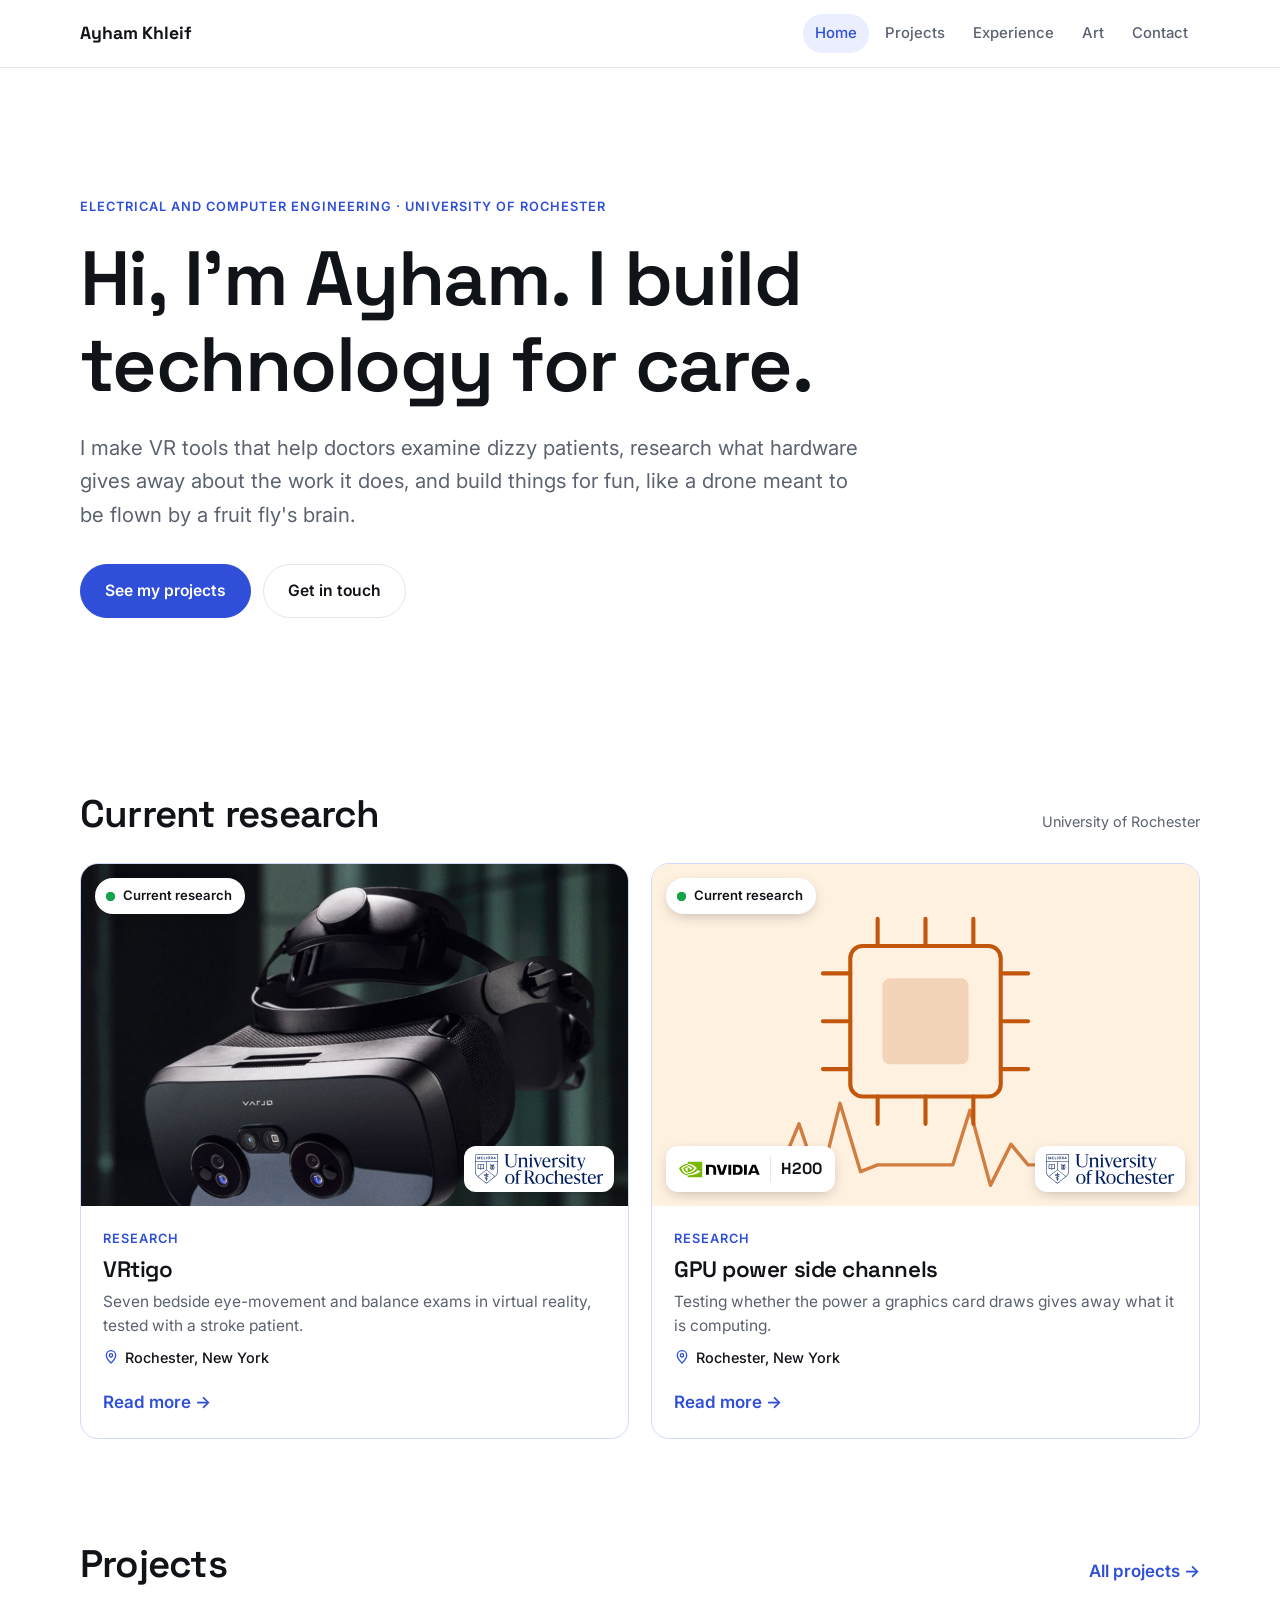
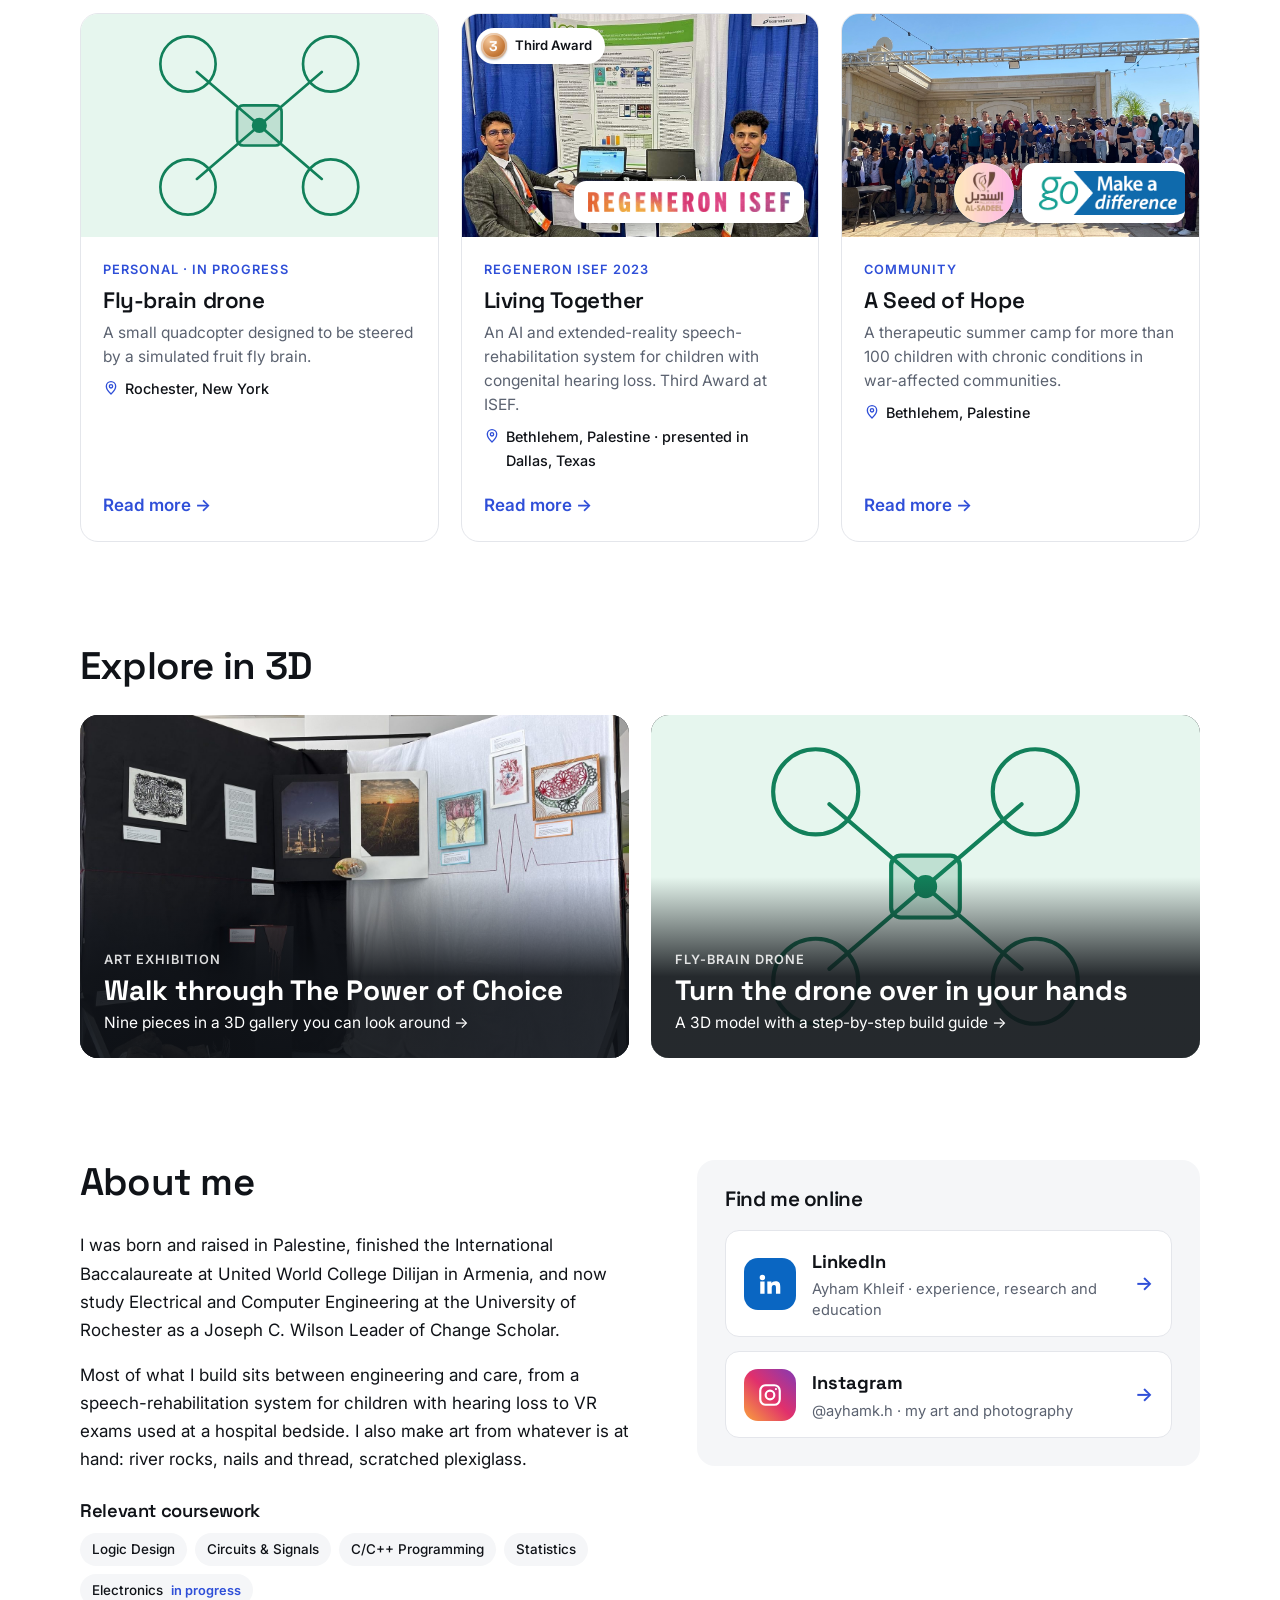
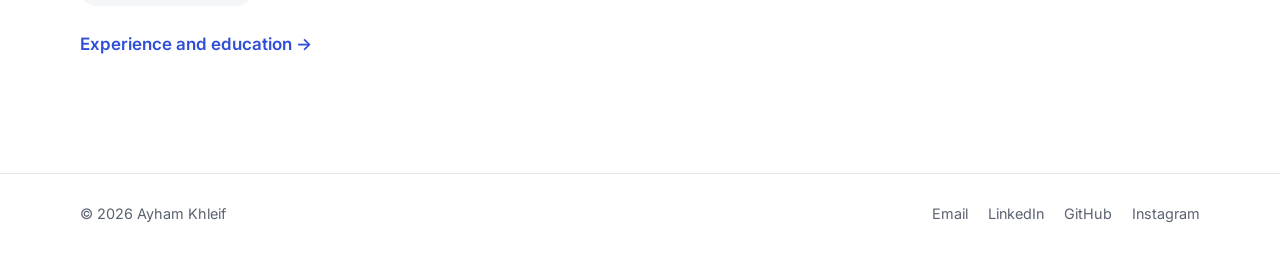
<file: index.html>
<!doctype html>
<html lang="en">
<head>
  <meta charset="utf-8">
  <meta name="viewport" content="width=device-width, initial-scale=1">
  <title>Ayham Khleif — Portfolio</title>
  <meta name="description" content="Ayham Khleif is an Electrical and Computer Engineering student at the University of Rochester who builds VR tools for medicine, studies hardware security, and makes art.">
  <link rel="preconnect" href="https://fonts.googleapis.com">
  <link rel="preconnect" href="https://fonts.gstatic.com" crossorigin>
  <link href="https://fonts.googleapis.com/css2?family=Inter:wght@400;500;600&family=Space+Grotesk:wght@500;600;700&display=swap" rel="stylesheet">
  <link rel="stylesheet" href="css/site.css?v=1791756582">
</head>
<body>
<!-- Generated by tools/build_site.py. Edit that file, not this one. -->
<header class="top">
  <a class="top__name" href="index.html">Ayham Khleif</a>
  <nav class="top__nav" aria-label="Main"><a href="index.html" aria-current="page">Home</a><a href="projects.html">Projects</a><a href="experience.html">Experience</a><a href="exhibition.html">Art</a><a href="contact.html">Contact</a></nav>
</header>
<main>
<section class="hero wrap">
  <p class="kicker">Electrical and Computer Engineering · University of Rochester</p>
  <h1>Hi, I'm Ayham. I build technology for care.</h1>
  <p class="lead">I make VR tools that help doctors examine dizzy patients, research what hardware gives away about the work it does, and build things for fun, like a drone meant to be flown by a fruit fly's brain.</p>
  <p class="actions"><a class="btn btn--solid" href="projects.html">See my projects</a><a class="btn" href="contact.html">Get in touch</a></p>
</section>

<section class="wrap block">
  <div class="block__head"><h2>Current research</h2><span class="credit">University of Rochester</span></div>
  <div class="cards cards--two"><a class="card card--research" href="projects/vrtigo.html">
  <div class="card__cover">
    <img class="cover" src="assets/img/varjo-xr3.jpg" alt="The Varjo XR-3 mixed-reality headset" loading="lazy">
    <span class="badge"><span class="badge__dot"></span>Current research</span>
    <span class="card__logos"><img class="card__logo card__logo--tall" src="assets/img/ur-logo.svg" alt="University of Rochester"></span>
  </div>
  <div class="card__body">
    <p class="kicker">Research</p>
    <h3>VRtigo</h3>
    <p>Seven bedside eye-movement and balance exams in virtual reality, tested with a stroke patient.</p>
    <p class="place"><svg viewBox="0 0 24 24" width="16" height="16" fill="none" stroke="currentColor" stroke-width="2" stroke-linecap="round" stroke-linejoin="round" aria-hidden="true"><path d="M12 21s-7-6.1-7-11.5a7 7 0 0 1 14 0C19 14.900 12 21 12 21z"/><circle cx="12" cy="9.500" r="2.500"/></svg><span>Rochester, New York</span></p>
    <span class="more">Read more →</span>
  </div>
</a><a class="card card--research" href="projects/gpu-power.html">
  <div class="card__cover">
    <svg class="cover" viewBox="0 0 800 500" role="img" aria-hidden="true" style="background:#fff1e0;color:#c2570c" fill="none" stroke="currentColor" stroke-width="6" stroke-linecap="round" stroke-linejoin="round">
        <rect x="290" y="120" width="220" height="220" rx="18"/>
        <rect x="340" y="170" width="120" height="120" rx="8" fill="currentColor" opacity=".18"/>
        <path d="M330 120V80M400 120V80M470 120V80M330 380v-40M400 380v-40M470 380v-40M290 160h-40M290 230h-40M290 300h-40M510 160h40M510 230h40M510 300h40"/>
        <path d="M70 440h120l25-60 30 90 30-120 30 100 25-10h110l25-80 30 110 30-60 25 30h155" stroke-width="5" opacity=".75"/></svg>
    <span class="badge"><span class="badge__dot"></span>Current research</span>
    <span class="card__logos"><span class="card__logo card__logo--combo"><img src="assets/img/nvidia-logo.svg" alt="NVIDIA"><b>H200</b></span><img class="card__logo card__logo--tall" src="assets/img/ur-logo.svg" alt="University of Rochester"></span>
  </div>
  <div class="card__body">
    <p class="kicker">Research</p>
    <h3>GPU power side channels</h3>
    <p>Testing whether the power a graphics card draws gives away what it is computing.</p>
    <p class="place"><svg viewBox="0 0 24 24" width="16" height="16" fill="none" stroke="currentColor" stroke-width="2" stroke-linecap="round" stroke-linejoin="round" aria-hidden="true"><path d="M12 21s-7-6.1-7-11.5a7 7 0 0 1 14 0C19 14.900 12 21 12 21z"/><circle cx="12" cy="9.500" r="2.500"/></svg><span>Rochester, New York</span></p>
    <span class="more">Read more →</span>
  </div>
</a></div>
</section>

<section class="wrap block">
  <div class="block__head"><h2>Projects</h2><a class="more" href="projects.html">All projects →</a></div>
  <div class="cards"><a class="card" href="projects/fly-brain-drone.html">
  <svg class="cover" viewBox="0 0 800 500" role="img" aria-hidden="true" style="background:#e6f6ee;color:#12805a" fill="none" stroke="currentColor" stroke-width="6" stroke-linecap="round" stroke-linejoin="round">
        <path d="M260 130l280 240M540 130L260 370"/>
        <circle cx="240" cy="112" r="62"/><circle cx="560" cy="112" r="62"/>
        <circle cx="240" cy="388" r="62"/><circle cx="560" cy="388" r="62"/>
        <rect x="350" y="205" width="100" height="90" rx="14" fill="currentColor" opacity=".18"/>
        <rect x="350" y="205" width="100" height="90" rx="14"/>
        <circle cx="400" cy="250" r="14" fill="currentColor"/></svg>
  <div class="card__body">
    <p class="kicker">Personal · in progress</p>
    <h3>Fly-brain drone</h3>
    <p>A small quadcopter designed to be steered by a simulated fruit fly brain.</p>
    <p class="place"><svg viewBox="0 0 24 24" width="16" height="16" fill="none" stroke="currentColor" stroke-width="2" stroke-linecap="round" stroke-linejoin="round" aria-hidden="true"><path d="M12 21s-7-6.1-7-11.5a7 7 0 0 1 14 0C19 14.900 12 21 12 21z"/><circle cx="12" cy="9.500" r="2.500"/></svg><span>Rochester, New York</span></p>
    <span class="more">Read more →</span>
  </div>
</a><a class="card" href="projects/living-together.html">
  <div class="card__cover">
    <img class="cover" src="assets/img/isef-booth-wide.jpg" alt="Anas and Ayham seated either side of the Living Together poster at their ISEF booth" loading="lazy">
    <span class="badge badge--medal"><span class="medal">3</span>Third Award</span>
    <span class="card__logos"><img class="card__logo card__logo--wide" src="assets/img/isef-logo.png" alt="Regeneron ISEF"></span>
  </div>
  <div class="card__body">
    <p class="kicker">Regeneron ISEF 2023</p>
    <h3>Living Together</h3>
    <p>An AI and extended-reality speech-rehabilitation system for children with congenital hearing loss. Third Award at ISEF.</p>
    <p class="place"><svg viewBox="0 0 24 24" width="16" height="16" fill="none" stroke="currentColor" stroke-width="2" stroke-linecap="round" stroke-linejoin="round" aria-hidden="true"><path d="M12 21s-7-6.1-7-11.5a7 7 0 0 1 14 0C19 14.900 12 21 12 21z"/><circle cx="12" cy="9.500" r="2.500"/></svg><span>Bethlehem, Palestine · presented in Dallas, Texas</span></p>
    <span class="more">Read more →</span>
  </div>
</a><a class="card" href="projects/seed-of-hope.html">
  <div class="card__cover">
    <img class="cover" src="assets/img/soh-1.jpg" alt="A large group of children, volunteers and staff standing together outdoors on the camp&#x27;s closing day" loading="lazy">
    
    <span class="card__logos"><img class="card__logo card__logo--round" src="assets/img/sadeel-logo.png" alt="Al Sadeel Society"><img class="card__logo card__logo--plain" src="assets/img/gomad-logo.png" alt="GoMakeADifference"></span>
  </div>
  <div class="card__body">
    <p class="kicker">Community</p>
    <h3>A Seed of Hope</h3>
    <p>A therapeutic summer camp for more than 100 children with chronic conditions in war-affected communities.</p>
    <p class="place"><svg viewBox="0 0 24 24" width="16" height="16" fill="none" stroke="currentColor" stroke-width="2" stroke-linecap="round" stroke-linejoin="round" aria-hidden="true"><path d="M12 21s-7-6.1-7-11.5a7 7 0 0 1 14 0C19 14.900 12 21 12 21z"/><circle cx="12" cy="9.500" r="2.500"/></svg><span>Bethlehem, Palestine</span></p>
    <span class="more">Read more →</span>
  </div>
</a></div>
</section>

<section class="wrap block">
  <h2>Explore in 3D</h2>
  <div class="tiles">
    <a class="tile" href="exhibition.html#tour">
      <img src="assets/img/exhibition-2.jpg" alt="" loading="lazy">
      <span class="tile__text"><span class="kicker">Art exhibition</span><strong>Walk through The Power of Choice</strong><span>Nine pieces in a 3D gallery you can look around →</span></span>
    </a>
    <a class="tile tile--drone" href="projects/fly-brain-drone.html#model">
      <svg class="cover" viewBox="0 0 800 500" role="img" aria-hidden="true" style="background:#e6f6ee;color:#12805a" fill="none" stroke="currentColor" stroke-width="6" stroke-linecap="round" stroke-linejoin="round">
        <path d="M260 130l280 240M540 130L260 370"/>
        <circle cx="240" cy="112" r="62"/><circle cx="560" cy="112" r="62"/>
        <circle cx="240" cy="388" r="62"/><circle cx="560" cy="388" r="62"/>
        <rect x="350" y="205" width="100" height="90" rx="14" fill="currentColor" opacity=".18"/>
        <rect x="350" y="205" width="100" height="90" rx="14"/>
        <circle cx="400" cy="250" r="14" fill="currentColor"/></svg>
      <span class="tile__text"><span class="kicker">Fly-brain drone</span><strong>Turn the drone over in your hands</strong><span>A 3D model with a step-by-step build guide →</span></span>
    </a>
  </div>
</section>

<section class="wrap block split">
  <div>
    <h2>About me</h2>
    <p>I was born and raised in Palestine, finished the International Baccalaureate at United World College Dilijan in Armenia, and now study Electrical and Computer Engineering at the University of Rochester as a Joseph C. Wilson Leader of Change Scholar.</p>
    <p>Most of what I build sits between engineering and care, from a speech-rehabilitation system for children with hearing loss to VR exams used at a hospital bedside. I also make art from whatever is at hand: river rocks, nails and thread, scratched plexiglass.</p>
    <h3 class="courses__head">Relevant coursework</h3>
    <ul class="chips courses"><li>Logic Design</li><li>Circuits &amp; Signals</li><li>C/C++ Programming</li><li>Statistics</li><li>Electronics <em>in progress</em></li></ul>
    <p><a class="more" href="experience.html">Experience and education →</a></p>
  </div>
  <div class="social">
    <h3>Find me online</h3>
    <a class="social__link" href="https://www.linkedin.com/in/ayham-khleif-0365772a6" target="_blank" rel="noopener">
      <span class="social__icon social__icon--in"><svg viewBox="0 0 24 24" width="26" height="26" fill="currentColor" aria-hidden="true"><path d="M4.980 3.500a2.500 2.500 0 1 1 0 5 2.500 2.500 0 0 1 0-5zM3 9.750h4V21H3zM9.500 9.750h3.800v1.600h.06c.53-1 1.830-1.900 3.740-1.900 4 0 4.400 2.400 4.400 5.600V21h-4v-5.200c0-1.300 0-2.900-1.800-2.900s-2.100 1.400-2.100 2.800V21h-4z"/></svg></span>
      <span class="social__text"><strong>LinkedIn</strong><span>Ayham Khleif · experience, research and education</span></span>
      <span class="social__go">→</span>
    </a>
    <a class="social__link" href="https://www.instagram.com/ayhamk.h/" target="_blank" rel="noopener">
      <span class="social__icon social__icon--ig"><svg viewBox="0 0 24 24" width="26" height="26" fill="none" stroke="currentColor" stroke-width="2" stroke-linecap="round" stroke-linejoin="round" aria-hidden="true"><rect x="3" y="3" width="18" height="18" rx="5"/><circle cx="12" cy="12" r="4"/><circle cx="17.500" cy="6.500" r="1" fill="currentColor" stroke="none"/></svg></span>
      <span class="social__text"><strong>Instagram</strong><span>@ayhamk.h · my art and photography</span></span>
      <span class="social__go">→</span>
    </a>
  </div>
</section>
</main>
<footer class="foot">
  <span>© 2026 Ayham Khleif</span>
  <span class="foot__links"><a href="mailto:akhleif@u.rochester.edu">Email</a><a href="https://www.linkedin.com/in/ayham-khleif-0365772a6" target="_blank" rel="noopener">LinkedIn</a><a href="https://github.com/akhleif-pixel" target="_blank" rel="noopener">GitHub</a><a href="https://www.instagram.com/ayhamk.h/" target="_blank" rel="noopener">Instagram</a></span>
</footer>
</body>
</html>
</file>
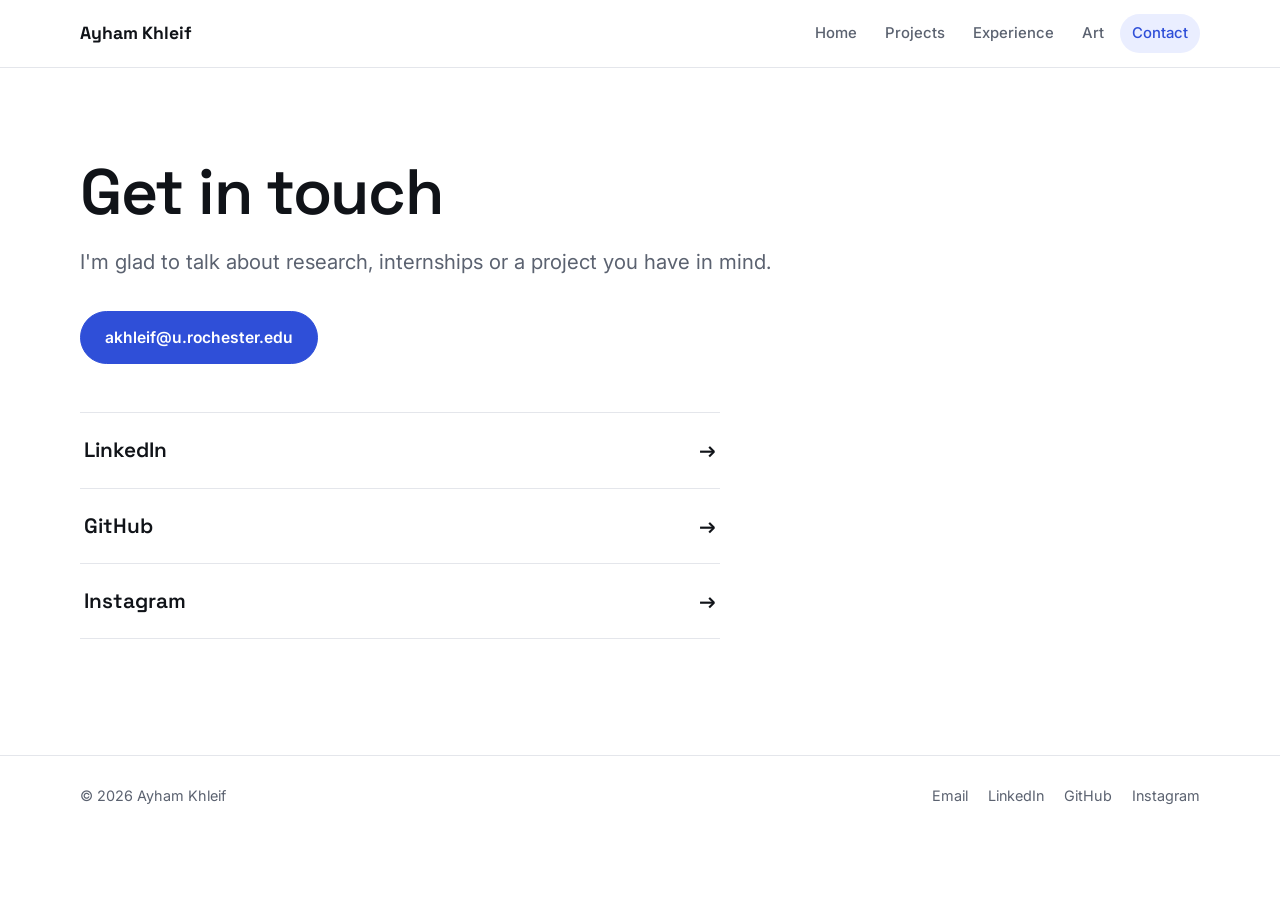
<file: contact.html>
<!doctype html>
<html lang="en">
<head>
  <meta charset="utf-8">
  <meta name="viewport" content="width=device-width, initial-scale=1">
  <title>Contact — Ayham Khleif</title>
  <meta name="description" content="Contact Ayham Khleif by email, LinkedIn, GitHub or Instagram.">
  <link rel="preconnect" href="https://fonts.googleapis.com">
  <link rel="preconnect" href="https://fonts.gstatic.com" crossorigin>
  <link href="https://fonts.googleapis.com/css2?family=Inter:wght@400;500;600&family=Space+Grotesk:wght@500;600;700&display=swap" rel="stylesheet">
  <link rel="stylesheet" href="css/site.css?v=1791756582">
</head>
<body>
<!-- Generated by tools/build_site.py. Edit that file, not this one. -->
<header class="top">
  <a class="top__name" href="index.html">Ayham Khleif</a>
  <nav class="top__nav" aria-label="Main"><a href="index.html">Home</a><a href="projects.html">Projects</a><a href="experience.html">Experience</a><a href="exhibition.html">Art</a><a href="contact.html" aria-current="page">Contact</a></nav>
</header>
<main>
<section class="wrap pagehead">
  <h1>Get in touch</h1>
  <p class="lead">I'm glad to talk about research, internships or a project you have in mind.</p>
  <p class="actions"><a class="btn btn--solid" href="mailto:akhleif@u.rochester.edu">akhleif@u.rochester.edu</a></p>
</section>
<section class="wrap"><div class="contact"><a class="contact__row" href="https://www.linkedin.com/in/ayham-khleif-0365772a6" target="_blank" rel="noopener"><span>LinkedIn</span><span>→</span></a><a class="contact__row" href="https://github.com/akhleif-pixel" target="_blank" rel="noopener"><span>GitHub</span><span>→</span></a><a class="contact__row" href="https://www.instagram.com/ayhamk.h/" target="_blank" rel="noopener"><span>Instagram</span><span>→</span></a></div></section>
</main>
<footer class="foot">
  <span>© 2026 Ayham Khleif</span>
  <span class="foot__links"><a href="mailto:akhleif@u.rochester.edu">Email</a><a href="https://www.linkedin.com/in/ayham-khleif-0365772a6" target="_blank" rel="noopener">LinkedIn</a><a href="https://github.com/akhleif-pixel" target="_blank" rel="noopener">GitHub</a><a href="https://www.instagram.com/ayhamk.h/" target="_blank" rel="noopener">Instagram</a></span>
</footer>
</body>
</html>
</file>
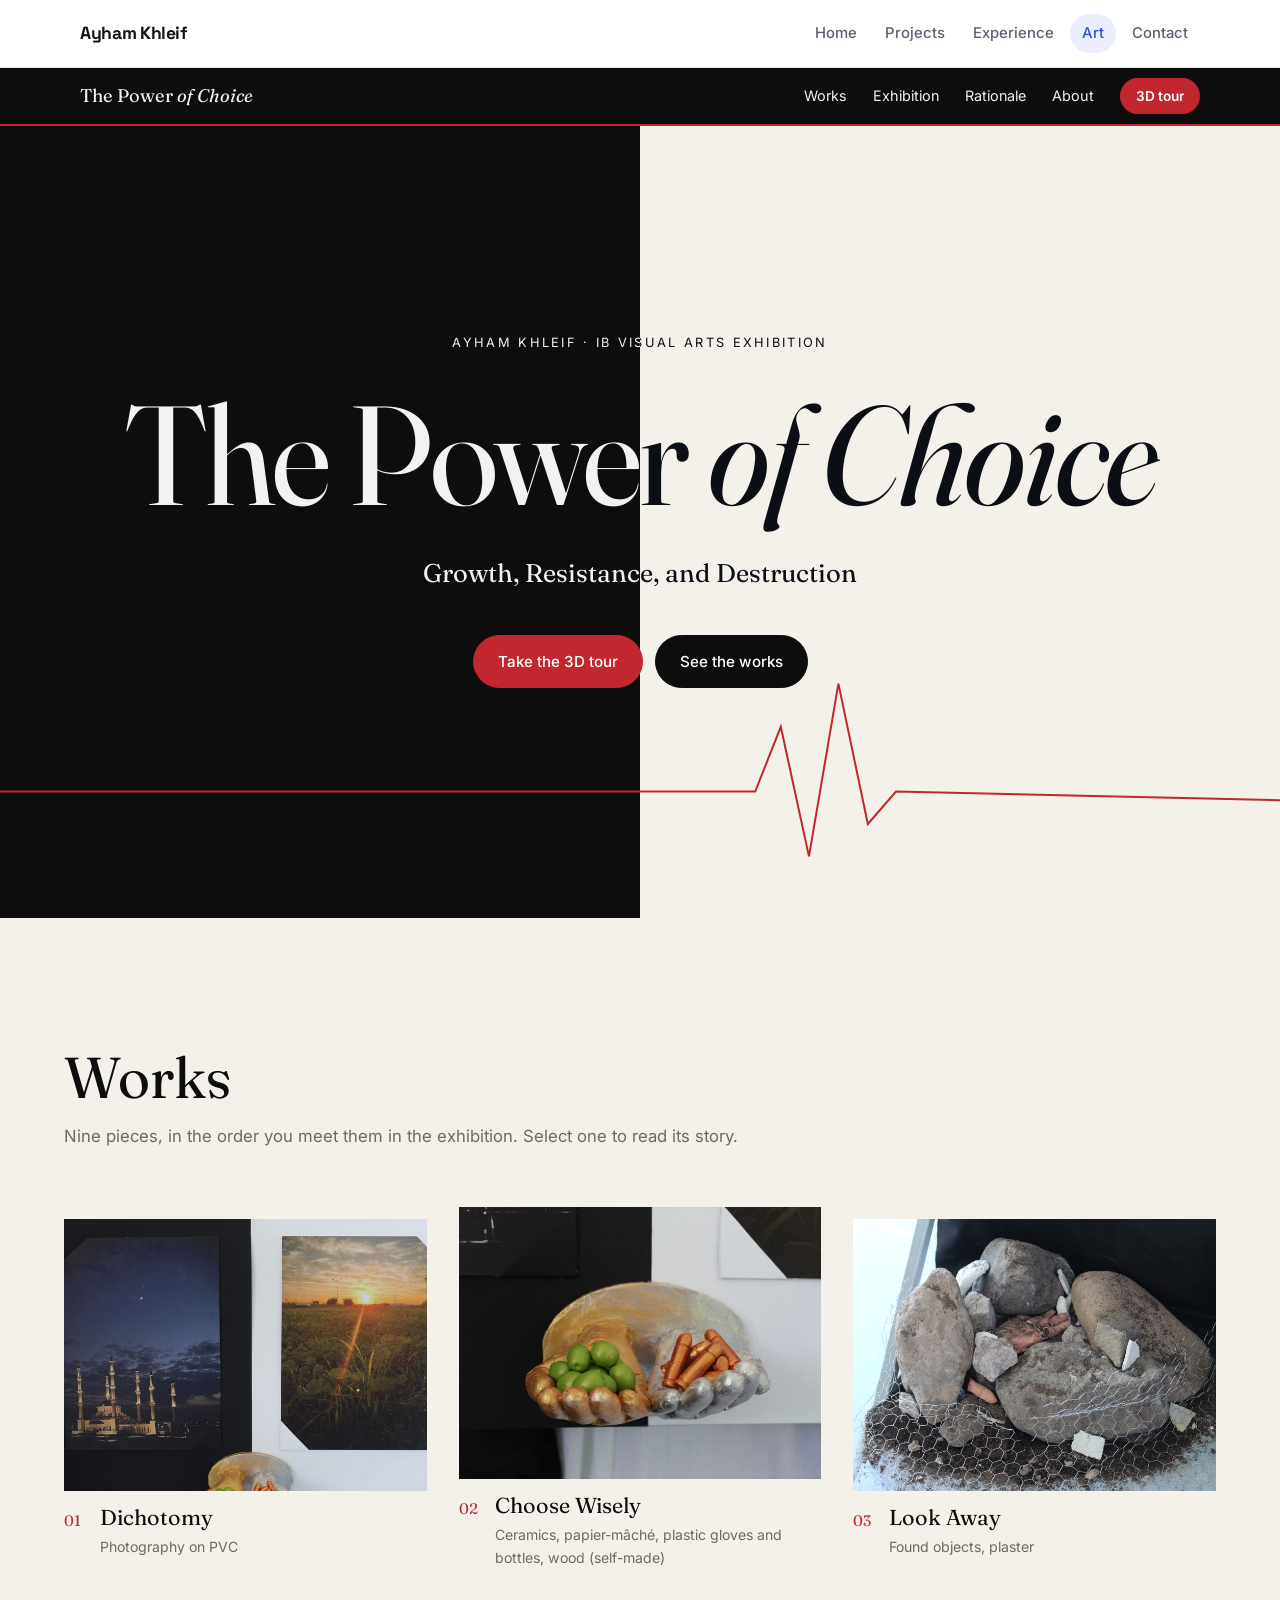
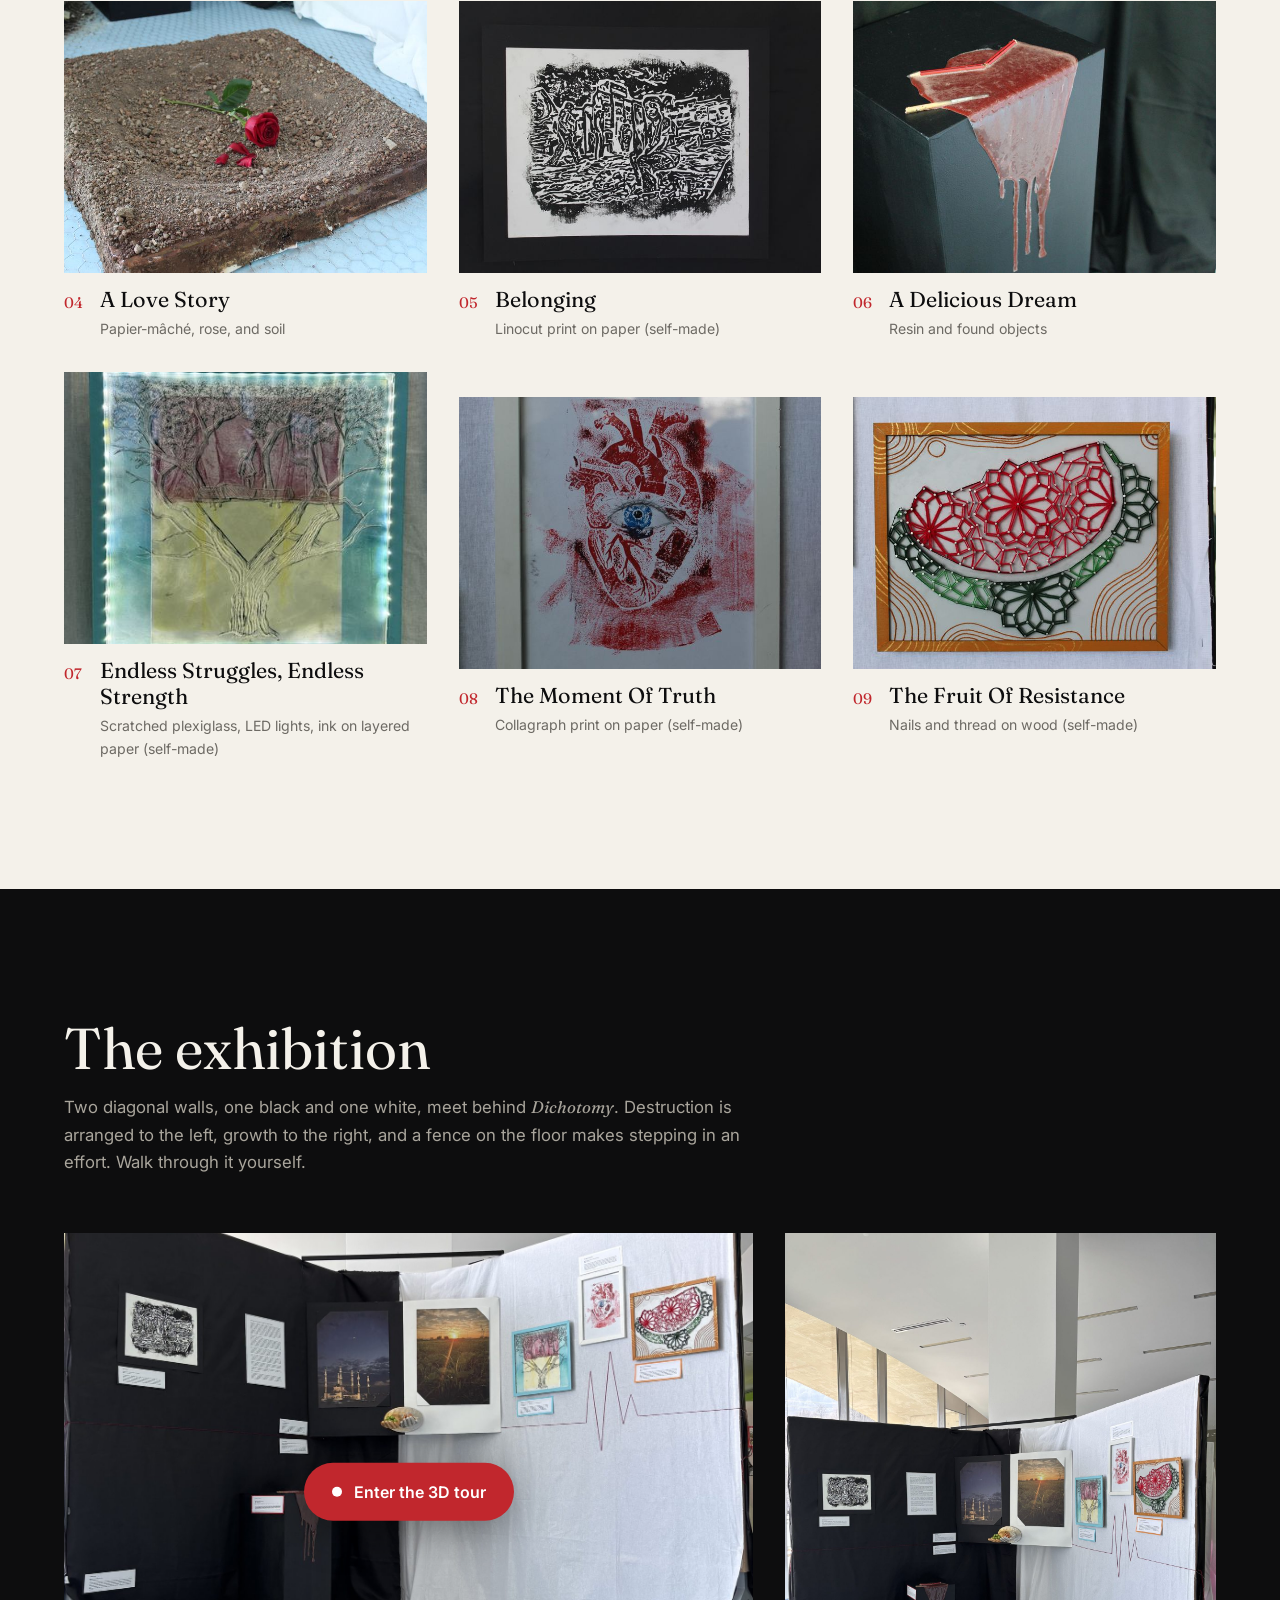
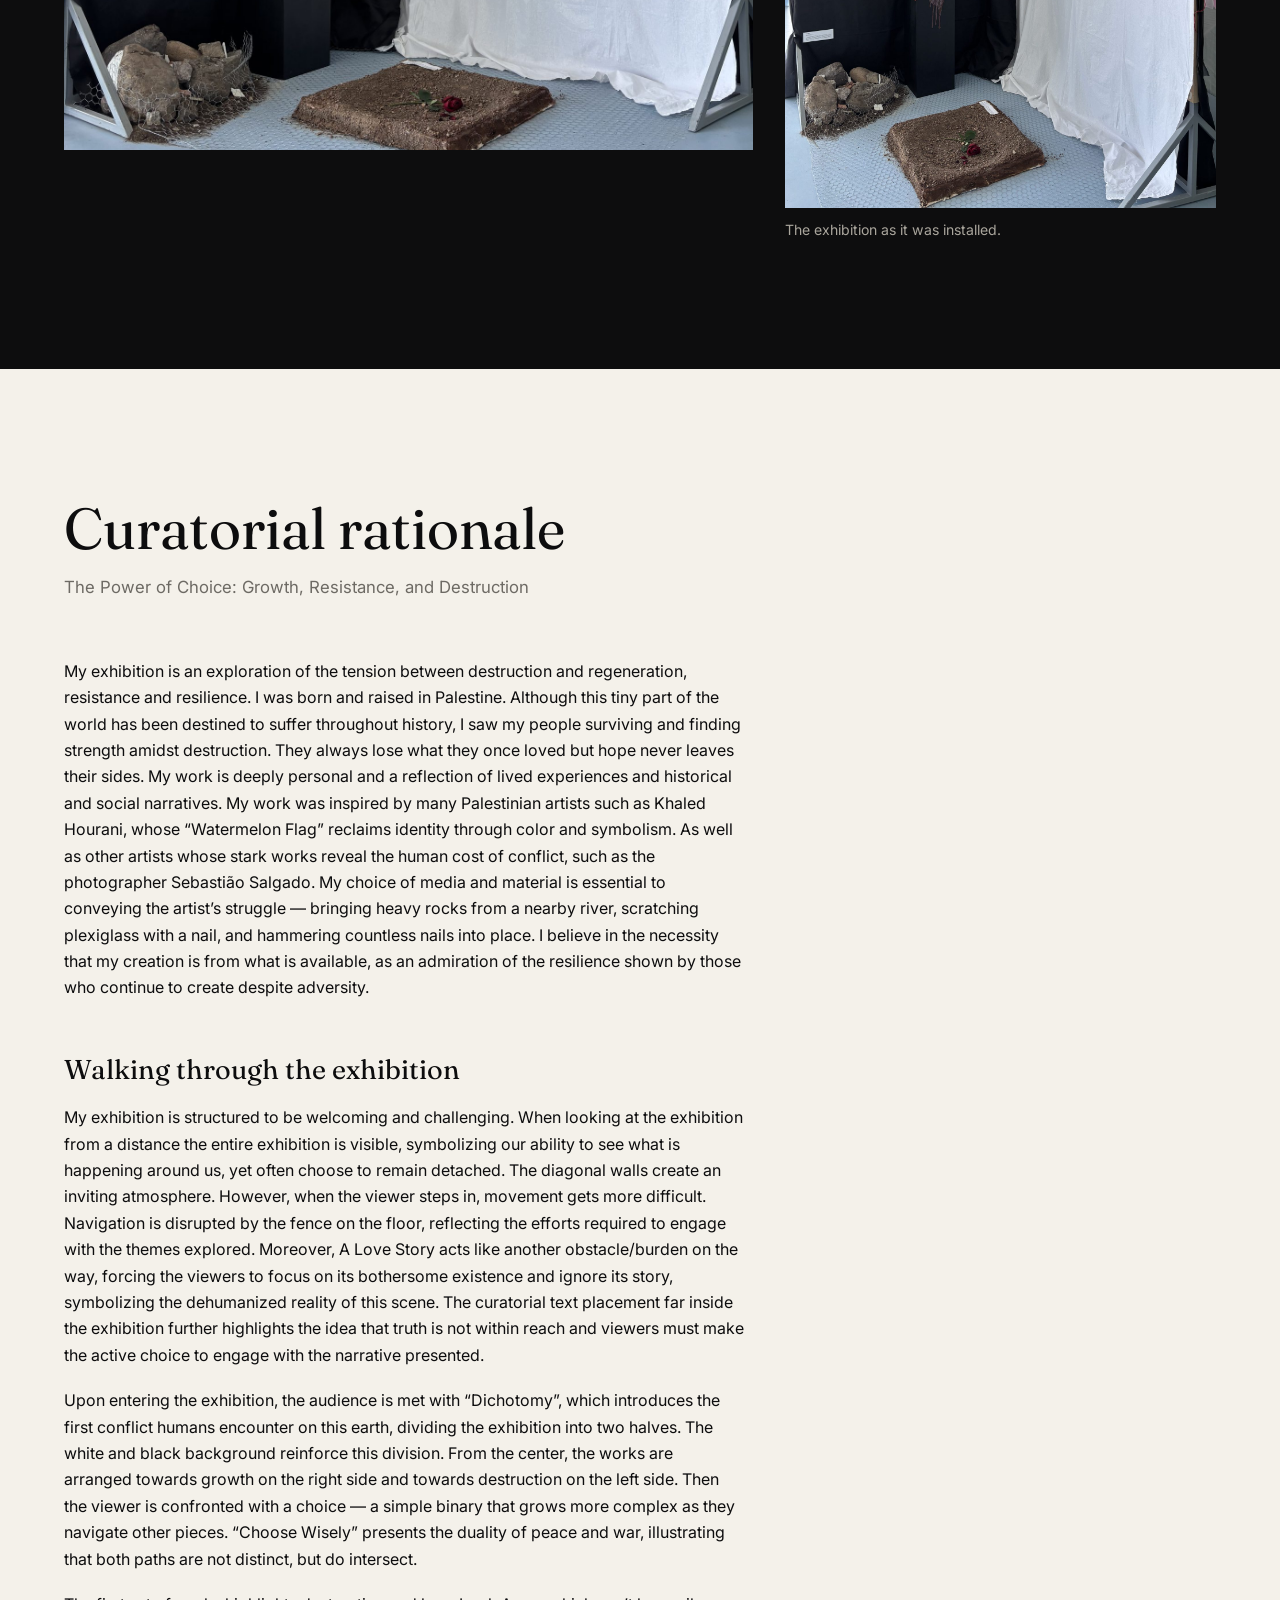
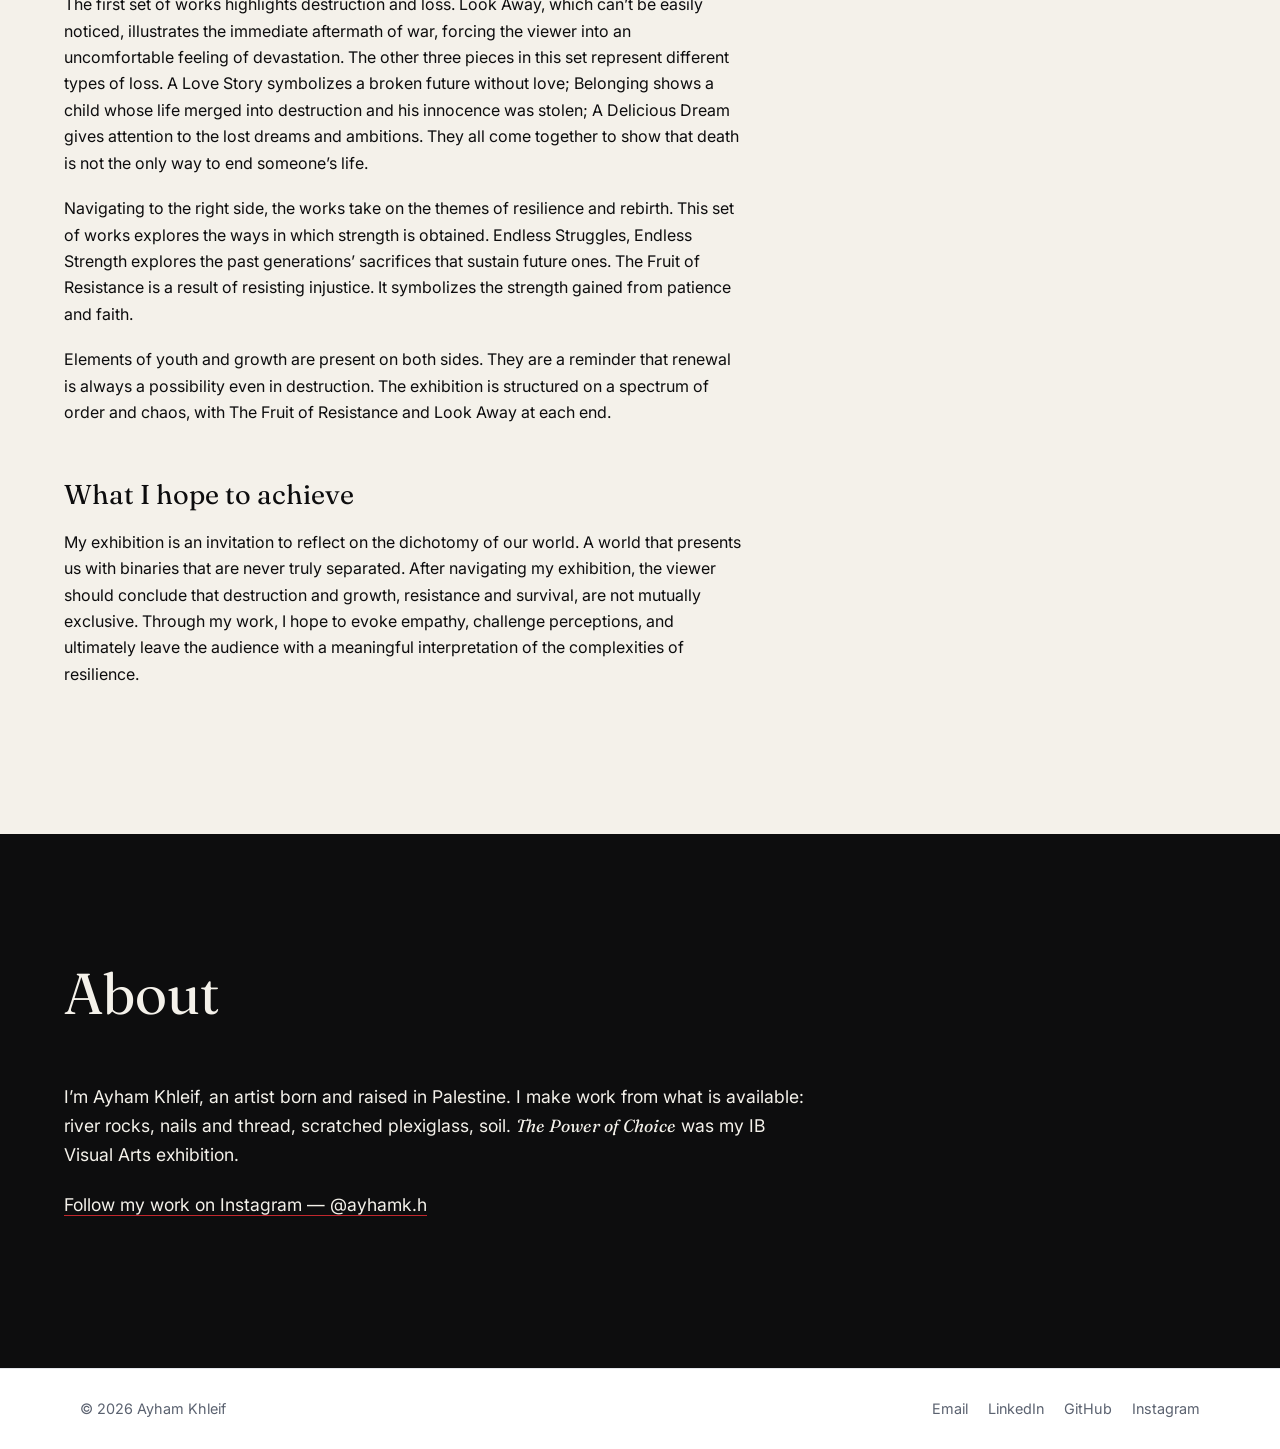
<file: exhibition.html>
<!doctype html>
<html lang="en">
<head>
  <meta charset="utf-8">
  <meta name="viewport" content="width=device-width, initial-scale=1">
  <title>Ayham Khleif — The Power of Choice</title>
  <meta name="description" content="Art by Ayham Khleif. Walk through the exhibition “The Power of Choice: Growth, Resistance, and Destruction” in 3D.">
  <link rel="preconnect" href="https://fonts.googleapis.com">
  <link rel="preconnect" href="https://fonts.gstatic.com" crossorigin>
  <link href="https://fonts.googleapis.com/css2?family=Fraunces:ital,opsz,wght@0,9..144,400;0,9..144,600;1,9..144,400&family=Inter:wght@400;500;600&family=Space+Grotesk:wght@500;600;700&display=swap" rel="stylesheet">
  <link rel="stylesheet" href="css/style.css?v=6">
  <script type="importmap">
    { "imports": {
        "three": "https://cdn.jsdelivr.net/npm/three@0.160.0/build/three.module.js",
        "three/addons/": "https://cdn.jsdelivr.net/npm/three@0.160.0/examples/jsm/"
    } }
  </script>
</head>
<body>

<div class="masthead">
  <!-- Same bar as the portfolio pages (tools/build_site.py) -->
  <header class="top">
    <a class="top__name" href="index.html">Ayham Khleif</a>
    <nav class="top__nav" aria-label="Main"><a href="index.html">Home</a><a href="projects.html">Projects</a><a href="experience.html">Experience</a><a href="exhibition.html" aria-current="page">Art</a><a href="contact.html">Contact</a></nav>
  </header>
  <nav class="subnav" aria-label="Exhibition">
    <a class="subnav__title" href="#top">The Power <em>of Choice</em></a>
    <span class="subnav__links">
      <a href="#works">Works</a>
      <a href="#exhibition">Exhibition</a>
      <a href="#rationale">Rationale</a>
      <a href="#about">About</a>
      <button class="subnav__tour" data-open-tour>3D tour</button>
    </span>
  </nav>
</div>

<main id="top">

  <section class="hero">
    <div class="hero__half hero__half--dark" aria-hidden="true"></div>
    <div class="hero__half hero__half--light" aria-hidden="true"></div>
    <svg class="hero__thread" viewBox="0 0 1000 200" preserveAspectRatio="none" aria-hidden="true">
      <polyline points="0,120 560,120 590,120 610,60 632,180 655,20 678,150 700,120 1000,128" />
    </svg>
    <div class="hero__content">
      <div class="hero__text">
        <p class="eyebrow">Ayham Khleif · IB Visual Arts Exhibition</p>
        <h1>The Power <span>of Choice</span></h1>
        <p class="hero__sub">Growth, Resistance, and Destruction</p>
      </div>
      <div class="hero__actions">
        <button class="btn btn--red" data-open-tour>Take the 3D tour</button>
        <a class="btn btn--dark btn--outlined" href="#works">See the works</a>
      </div>
    </div>
  </section>

  <section class="section" id="works">
    <div class="section__head">
      <h2>Works</h2>
      <p>Nine pieces, in the order you meet them in the exhibition. Select one to read its story.</p>
    </div>
    <div class="grid" id="grid"></div>
  </section>

  <section class="section section--dark" id="exhibition">
    <div class="section__head">
      <h2>The exhibition</h2>
      <p>Two diagonal walls, one black and one white, meet behind <em>Dichotomy</em>. Destruction is arranged to the left, growth to the right, and a fence on the floor makes stepping in an effort. Walk through it yourself.</p>
    </div>
    <div class="exhibit">
      <button class="exhibit__main" data-open-tour aria-label="Take the 3D tour of the exhibition">
        <img src="assets/img/exhibition-2.jpg" alt="The exhibition: a black wall and a white wall meeting at an angle, with works on the walls and on the floor" loading="lazy">
        <span class="exhibit__cta"><span class="exhibit__dot"></span>Enter the 3D tour</span>
      </button>
      <figure class="exhibit__side">
        <img src="assets/img/exhibition-1.jpg" alt="The exhibition seen from the left" loading="lazy" data-zoom="assets/img/exhibition-1.jpg">
        <figcaption>The exhibition as it was installed.</figcaption>
      </figure>
    </div>
  </section>

  <section class="section" id="rationale">
    <div class="section__head">
      <h2>Curatorial rationale</h2>
      <p>The Power of Choice: Growth, Resistance, and Destruction</p>
    </div>
    <div class="prose">
      <p>My exhibition is an exploration of the tension between destruction and regeneration, resistance and resilience. I was born and raised in Palestine. Although this tiny part of the world has been destined to suffer throughout history, I saw my people surviving and finding strength amidst destruction. They always lose what they once loved but hope never leaves their sides. My work is deeply personal and a reflection of lived experiences and historical and social narratives. My work was inspired by many Palestinian artists such as Khaled Hourani, whose “Watermelon Flag” reclaims identity through color and symbolism. As well as other artists whose stark works reveal the human cost of conflict, such as the photographer Sebastião Salgado. My choice of media and material is essential to conveying the artist’s struggle — bringing heavy rocks from a nearby river, scratching plexiglass with a nail, and hammering countless nails into place. I believe in the necessity that my creation is from what is available, as an admiration of the resilience shown by those who continue to create despite adversity.</p>

      <h3>Walking through the exhibition</h3>
      <p>My exhibition is structured to be welcoming and challenging. When looking at the exhibition from a distance the entire exhibition is visible, symbolizing our ability to see what is happening around us, yet often choose to remain detached. The diagonal walls create an inviting atmosphere. However, when the viewer steps in, movement gets more difficult. Navigation is disrupted by the fence on the floor, reflecting the efforts required to engage with the themes explored. Moreover, A Love Story acts like another obstacle/burden on the way, forcing the viewers to focus on its bothersome existence and ignore its story, symbolizing the dehumanized reality of this scene. The curatorial text placement far inside the exhibition further highlights the idea that truth is not within reach and viewers must make the active choice to engage with the narrative presented.</p>
      <p>Upon entering the exhibition, the audience is met with “Dichotomy”, which introduces the first conflict humans encounter on this earth, dividing the exhibition into two halves. The white and black background reinforce this division. From the center, the works are arranged towards growth on the right side and towards destruction on the left side. Then the viewer is confronted with a choice — a simple binary that grows more complex as they navigate other pieces. “Choose Wisely” presents the duality of peace and war, illustrating that both paths are not distinct, but do intersect.</p>
      <p>The first set of works highlights destruction and loss. Look Away, which can’t be easily noticed, illustrates the immediate aftermath of war, forcing the viewer into an uncomfortable feeling of devastation. The other three pieces in this set represent different types of loss. A Love Story symbolizes a broken future without love; Belonging shows a child whose life merged into destruction and his innocence was stolen; A Delicious Dream gives attention to the lost dreams and ambitions. They all come together to show that death is not the only way to end someone’s life.</p>
      <p>Navigating to the right side, the works take on the themes of resilience and rebirth. This set of works explores the ways in which strength is obtained. Endless Struggles, Endless Strength explores the past generations’ sacrifices that sustain future ones. The Fruit of Resistance is a result of resisting injustice. It symbolizes the strength gained from patience and faith.</p>
      <p>Elements of youth and growth are present on both sides. They are a reminder that renewal is always a possibility even in destruction. The exhibition is structured on a spectrum of order and chaos, with The Fruit of Resistance and Look Away at each end.</p>

      <h3>What I hope to achieve</h3>
      <p>My exhibition is an invitation to reflect on the dichotomy of our world. A world that presents us with binaries that are never truly separated. After navigating my exhibition, the viewer should conclude that destruction and growth, resistance and survival, are not mutually exclusive. Through my work, I hope to evoke empathy, challenge perceptions, and ultimately leave the audience with a meaningful interpretation of the complexities of resilience.</p>
    </div>
  </section>

  <section class="section section--dark" id="about">
    <div class="section__head">
      <h2>About</h2>
    </div>
    <div class="prose prose--light">
      <p>I’m Ayham Khleif, an artist born and raised in Palestine. I make work from what is available: river rocks, nails and thread, scratched plexiglass, soil. <em>The Power of Choice</em> was my IB Visual Arts exhibition.</p>
      <p><a class="link" href="https://www.instagram.com/ayhamk.h/" target="_blank" rel="noopener">Follow my work on Instagram — @ayhamk.h</a></p>
    </div>
  </section>

</main>

<footer class="foot">
  <span>© <span id="year"></span> Ayham Khleif</span>
  <span class="foot__links"><a href="mailto:akhleif@u.rochester.edu">Email</a><a href="https://www.linkedin.com/in/ayham-khleif-0365772a6" target="_blank" rel="noopener">LinkedIn</a><a href="https://github.com/akhleif-pixel" target="_blank" rel="noopener">GitHub</a><a href="https://www.instagram.com/ayhamk.h/" target="_blank" rel="noopener">Instagram</a></span>
</footer>

<!-- Piece detail (opened from the works grid) -->
<dialog class="modal" id="pieceModal" aria-labelledby="pieceModalTitle">
  <button class="iconbtn modal__close" data-close aria-label="Close">✕</button>
  <div class="modal__body" id="pieceModalBody"></div>
</dialog>

<!-- Full-size image viewer -->
<dialog class="lightbox" id="lightbox">
  <button class="iconbtn lightbox__close" data-close aria-label="Close">✕</button>
  <button class="iconbtn lightbox__nav lightbox__nav--prev" id="lightboxPrev" aria-label="Previous photo">←</button>
  <img id="lightboxImg" alt="">
  <button class="iconbtn lightbox__nav lightbox__nav--next" id="lightboxNext" aria-label="Next photo">→</button>
</dialog>

<!-- 3D tour -->
<div class="tour" id="tour" hidden>
  <div class="tour__stage" id="tourStage">
    <canvas id="tourCanvas"></canvas>
    <div class="tour__spots" id="tourSpots"></div>
    <div class="tour__top">
      <button class="btn btn--small" id="tourExit">← Exit tour</button>
      <button class="btn btn--small" id="tourOverview">Whole exhibition</button>
    </div>
    <p class="tour__hint" id="tourHint">Drag to look around · scroll to zoom · select a piece to see its photos</p>
    <div class="tour__loading" id="tourLoading">Setting up the exhibition…</div>
  </div>
  <aside class="tour__panel" id="tourPanel" aria-live="polite"></aside>
</div>

<script src="js/data.js"></script>
<script src="js/main.js"></script>
</body>
</html>
</file>
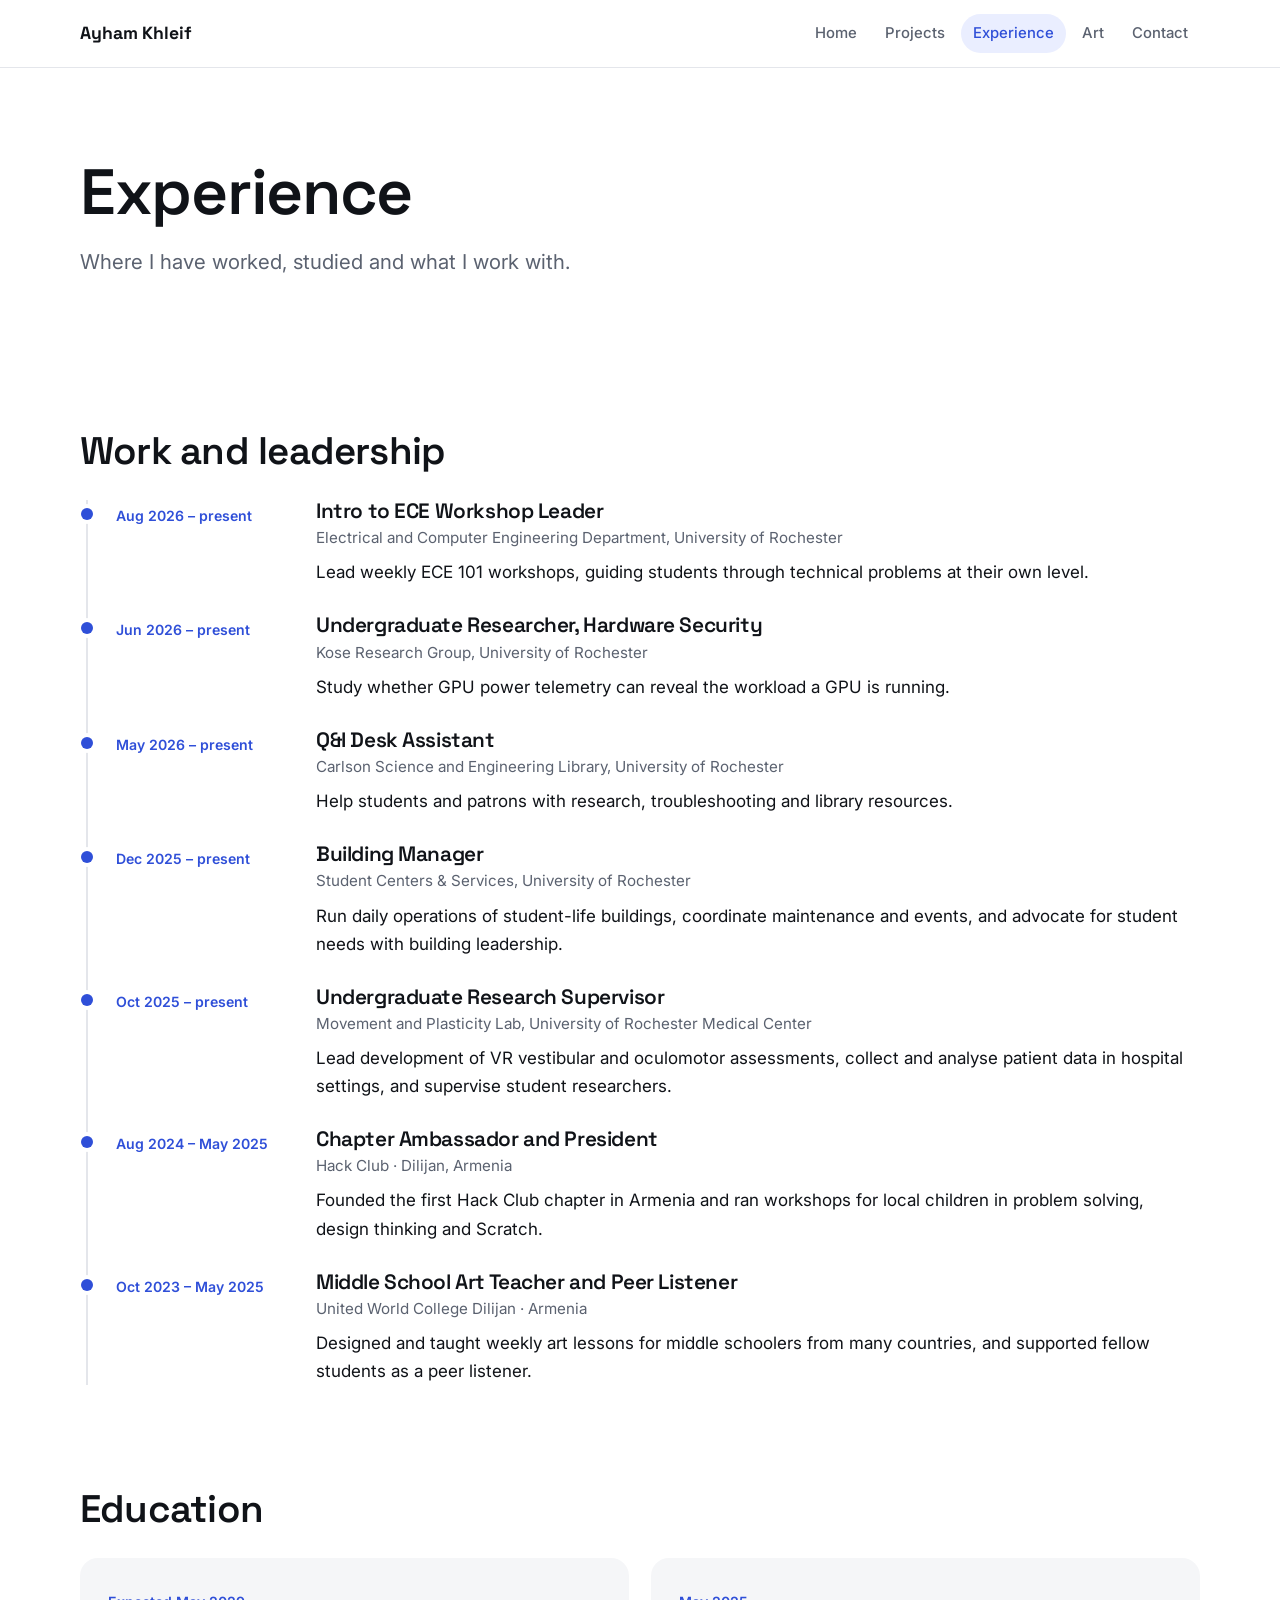
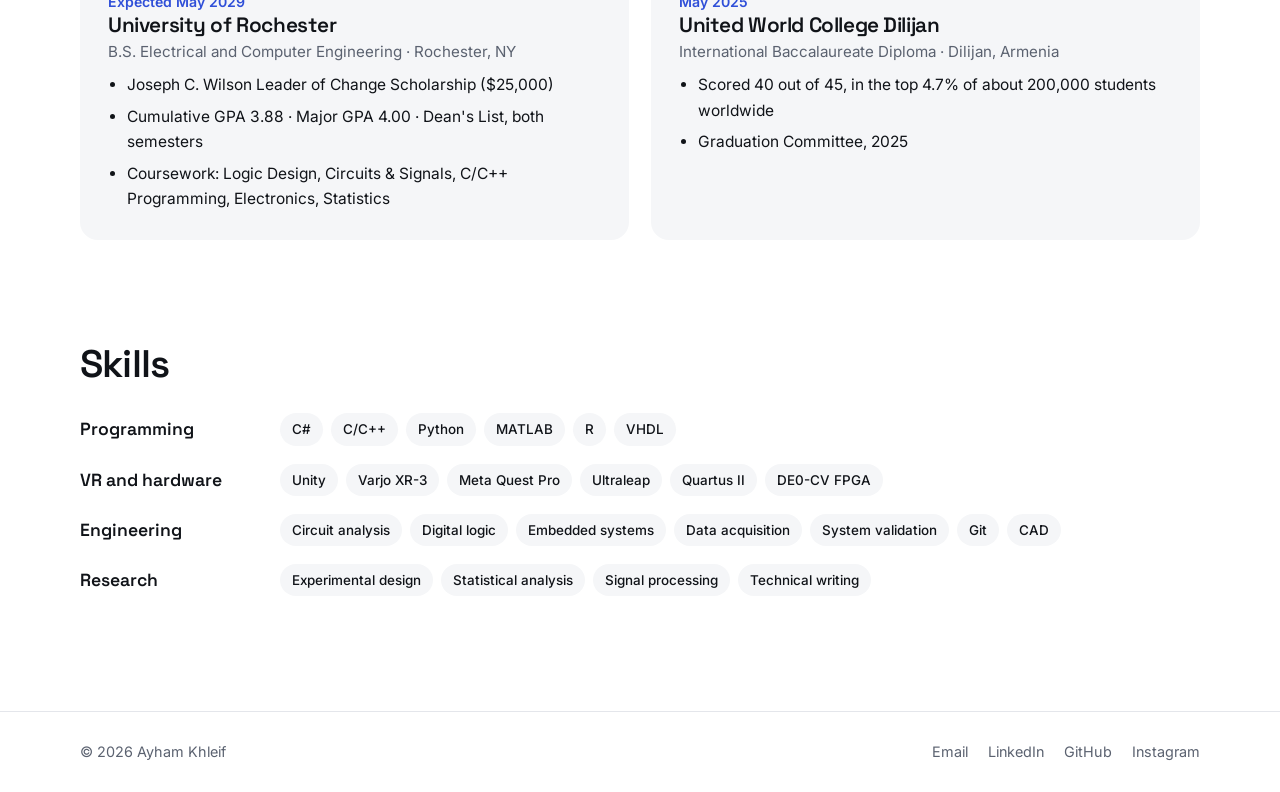
<file: experience.html>
<!doctype html>
<html lang="en">
<head>
  <meta charset="utf-8">
  <meta name="viewport" content="width=device-width, initial-scale=1">
  <title>Experience — Ayham Khleif</title>
  <meta name="description" content="Ayham Khleif&#x27;s work experience, education and skills.">
  <link rel="preconnect" href="https://fonts.googleapis.com">
  <link rel="preconnect" href="https://fonts.gstatic.com" crossorigin>
  <link href="https://fonts.googleapis.com/css2?family=Inter:wght@400;500;600&family=Space+Grotesk:wght@500;600;700&display=swap" rel="stylesheet">
  <link rel="stylesheet" href="css/site.css?v=1791756582">
</head>
<body>
<!-- Generated by tools/build_site.py. Edit that file, not this one. -->
<header class="top">
  <a class="top__name" href="index.html">Ayham Khleif</a>
  <nav class="top__nav" aria-label="Main"><a href="index.html">Home</a><a href="projects.html">Projects</a><a href="experience.html" aria-current="page">Experience</a><a href="exhibition.html">Art</a><a href="contact.html">Contact</a></nav>
</header>
<main>
<section class="wrap pagehead">
  <h1>Experience</h1>
  <p class="lead">Where I have worked, studied and what I work with.</p>
</section>
<section class="wrap block"><h2>Work and leadership</h2><ol class="timeline"><li><p class="when">Aug 2026 – present</p><div><h3>Intro to ECE Workshop Leader</h3><p class="where">Electrical and Computer Engineering Department, University of Rochester</p><p>Lead weekly ECE 101 workshops, guiding students through technical problems at their own level.</p></div></li><li><p class="when">Jun 2026 – present</p><div><h3>Undergraduate Researcher, Hardware Security</h3><p class="where">Kose Research Group, University of Rochester</p><p>Study whether GPU power telemetry can reveal the workload a GPU is running.</p></div></li><li><p class="when">May 2026 – present</p><div><h3>Q&amp;I Desk Assistant</h3><p class="where">Carlson Science and Engineering Library, University of Rochester</p><p>Help students and patrons with research, troubleshooting and library resources.</p></div></li><li><p class="when">Dec 2025 – present</p><div><h3>Building Manager</h3><p class="where">Student Centers &amp; Services, University of Rochester</p><p>Run daily operations of student-life buildings, coordinate maintenance and events, and advocate for student needs with building leadership.</p></div></li><li><p class="when">Oct 2025 – present</p><div><h3>Undergraduate Research Supervisor</h3><p class="where">Movement and Plasticity Lab, University of Rochester Medical Center</p><p>Lead development of VR vestibular and oculomotor assessments, collect and analyse patient data in hospital settings, and supervise student researchers.</p></div></li><li><p class="when">Aug 2024 – May 2025</p><div><h3>Chapter Ambassador and President</h3><p class="where">Hack Club · Dilijan, Armenia</p><p>Founded the first Hack Club chapter in Armenia and ran workshops for local children in problem solving, design thinking and Scratch.</p></div></li><li><p class="when">Oct 2023 – May 2025</p><div><h3>Middle School Art Teacher and Peer Listener</h3><p class="where">United World College Dilijan · Armenia</p><p>Designed and taught weekly art lessons for middle schoolers from many countries, and supported fellow students as a peer listener.</p></div></li></ol></section>
<section class="wrap block"><h2>Education</h2><div class="panels"><article class="panel"><p class="when">Expected May 2029</p><h3>University of Rochester</h3><p class="where">B.S. Electrical and Computer Engineering · Rochester, NY</p><ul><li>Joseph C. Wilson Leader of Change Scholarship ($25,000)</li><li>Cumulative GPA 3.88 · Major GPA 4.00 · Dean&#x27;s List, both semesters</li><li>Coursework: Logic Design, Circuits &amp; Signals, C/C++ Programming, Electronics, Statistics</li></ul></article><article class="panel"><p class="when">May 2025</p><h3>United World College Dilijan</h3><p class="where">International Baccalaureate Diploma · Dilijan, Armenia</p><ul><li>Scored 40 out of 45, in the top 4.7% of about 200,000 students worldwide</li><li>Graduation Committee, 2025</li></ul></article></div></section>
<section class="wrap block"><h2>Skills</h2><dl class="skills"><div><dt>Programming</dt><dd><ul class="chips"><li>C#</li><li>C/C++</li><li>Python</li><li>MATLAB</li><li>R</li><li>VHDL</li></ul></dd></div><div><dt>VR and hardware</dt><dd><ul class="chips"><li>Unity</li><li>Varjo XR-3</li><li>Meta Quest Pro</li><li>Ultraleap</li><li>Quartus II</li><li>DE0-CV FPGA</li></ul></dd></div><div><dt>Engineering</dt><dd><ul class="chips"><li>Circuit analysis</li><li>Digital logic</li><li>Embedded systems</li><li>Data acquisition</li><li>System validation</li><li>Git</li><li>CAD</li></ul></dd></div><div><dt>Research</dt><dd><ul class="chips"><li>Experimental design</li><li>Statistical analysis</li><li>Signal processing</li><li>Technical writing</li></ul></dd></div></dl></section>
</main>
<footer class="foot">
  <span>© 2026 Ayham Khleif</span>
  <span class="foot__links"><a href="mailto:akhleif@u.rochester.edu">Email</a><a href="https://www.linkedin.com/in/ayham-khleif-0365772a6" target="_blank" rel="noopener">LinkedIn</a><a href="https://github.com/akhleif-pixel" target="_blank" rel="noopener">GitHub</a><a href="https://www.instagram.com/ayhamk.h/" target="_blank" rel="noopener">Instagram</a></span>
</footer>
</body>
</html>
</file>
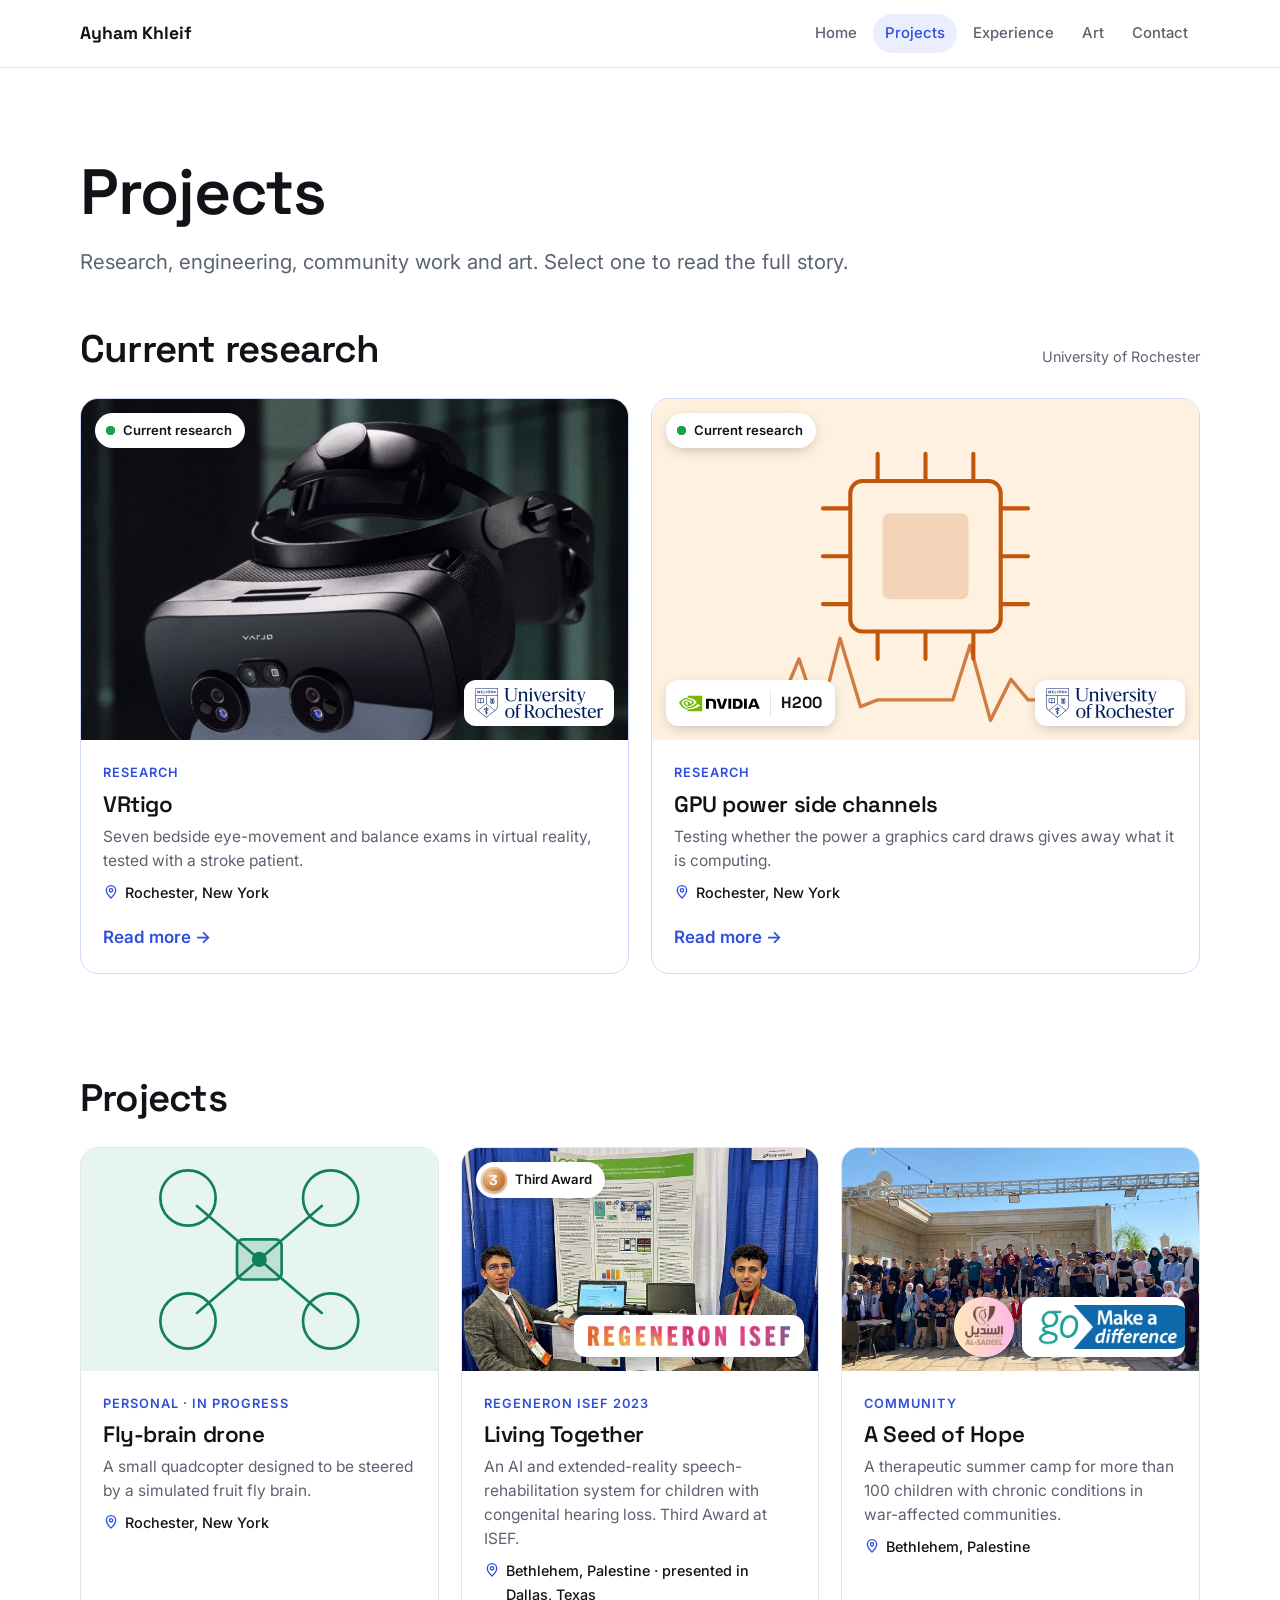
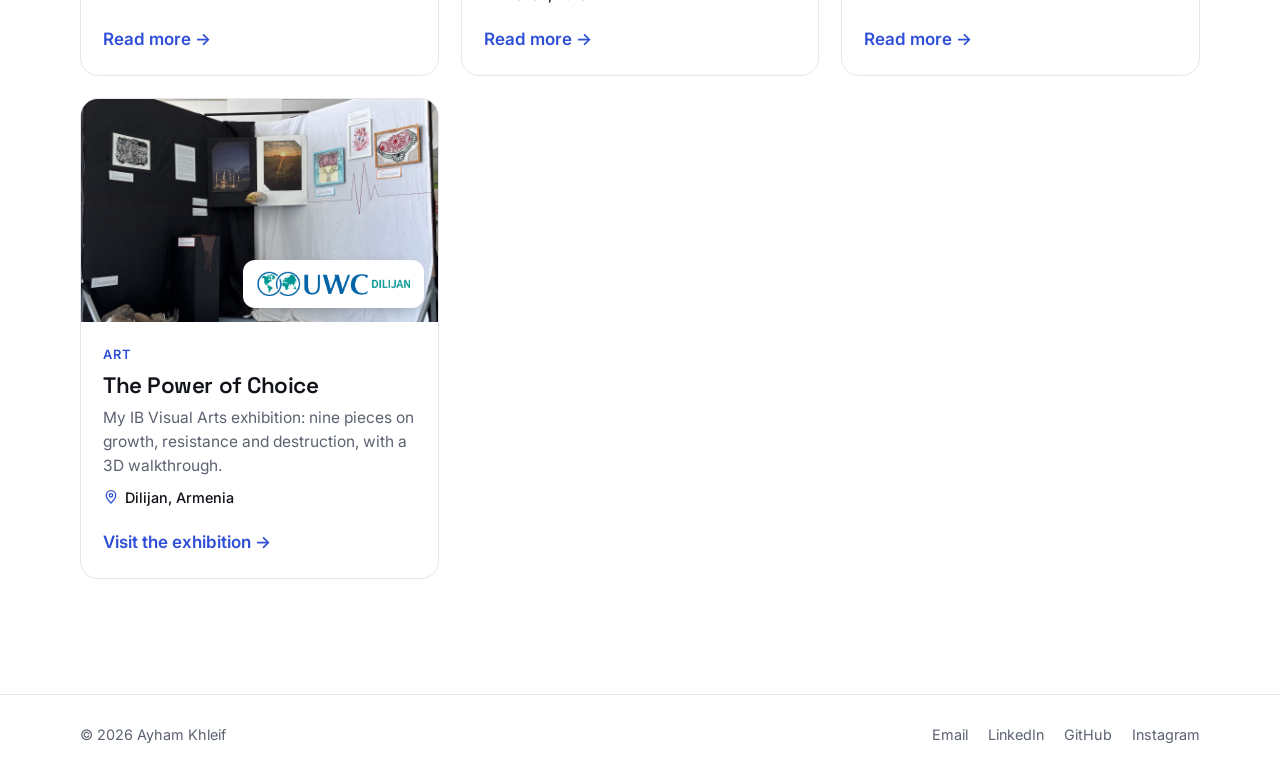
<file: projects.html>
<!doctype html>
<html lang="en">
<head>
  <meta charset="utf-8">
  <meta name="viewport" content="width=device-width, initial-scale=1">
  <title>Projects — Ayham Khleif</title>
  <meta name="description" content="Projects by Ayham Khleif: VRtigo, GPU power side channels, a fly-brain drone, Living Together, A Seed of Hope and The Power of Choice.">
  <link rel="preconnect" href="https://fonts.googleapis.com">
  <link rel="preconnect" href="https://fonts.gstatic.com" crossorigin>
  <link href="https://fonts.googleapis.com/css2?family=Inter:wght@400;500;600&family=Space+Grotesk:wght@500;600;700&display=swap" rel="stylesheet">
  <link rel="stylesheet" href="css/site.css?v=1791756582">
</head>
<body>
<!-- Generated by tools/build_site.py. Edit that file, not this one. -->
<header class="top">
  <a class="top__name" href="index.html">Ayham Khleif</a>
  <nav class="top__nav" aria-label="Main"><a href="index.html">Home</a><a href="projects.html" aria-current="page">Projects</a><a href="experience.html">Experience</a><a href="exhibition.html">Art</a><a href="contact.html">Contact</a></nav>
</header>
<main>
<section class="wrap pagehead">
  <h1>Projects</h1>
  <p class="lead">Research, engineering, community work and art. Select one to read the full story.</p>
</section>
<section class="wrap">
  <div class="block__head"><h2 class="group">Current research</h2><span class="credit">University of Rochester</span></div>
  <div class="cards cards--two"><a class="card card--research" href="projects/vrtigo.html">
  <div class="card__cover">
    <img class="cover" src="assets/img/varjo-xr3.jpg" alt="The Varjo XR-3 mixed-reality headset" loading="lazy">
    <span class="badge"><span class="badge__dot"></span>Current research</span>
    <span class="card__logos"><img class="card__logo card__logo--tall" src="assets/img/ur-logo.svg" alt="University of Rochester"></span>
  </div>
  <div class="card__body">
    <p class="kicker">Research</p>
    <h3>VRtigo</h3>
    <p>Seven bedside eye-movement and balance exams in virtual reality, tested with a stroke patient.</p>
    <p class="place"><svg viewBox="0 0 24 24" width="16" height="16" fill="none" stroke="currentColor" stroke-width="2" stroke-linecap="round" stroke-linejoin="round" aria-hidden="true"><path d="M12 21s-7-6.1-7-11.5a7 7 0 0 1 14 0C19 14.900 12 21 12 21z"/><circle cx="12" cy="9.500" r="2.500"/></svg><span>Rochester, New York</span></p>
    <span class="more">Read more →</span>
  </div>
</a><a class="card card--research" href="projects/gpu-power.html">
  <div class="card__cover">
    <svg class="cover" viewBox="0 0 800 500" role="img" aria-hidden="true" style="background:#fff1e0;color:#c2570c" fill="none" stroke="currentColor" stroke-width="6" stroke-linecap="round" stroke-linejoin="round">
        <rect x="290" y="120" width="220" height="220" rx="18"/>
        <rect x="340" y="170" width="120" height="120" rx="8" fill="currentColor" opacity=".18"/>
        <path d="M330 120V80M400 120V80M470 120V80M330 380v-40M400 380v-40M470 380v-40M290 160h-40M290 230h-40M290 300h-40M510 160h40M510 230h40M510 300h40"/>
        <path d="M70 440h120l25-60 30 90 30-120 30 100 25-10h110l25-80 30 110 30-60 25 30h155" stroke-width="5" opacity=".75"/></svg>
    <span class="badge"><span class="badge__dot"></span>Current research</span>
    <span class="card__logos"><span class="card__logo card__logo--combo"><img src="assets/img/nvidia-logo.svg" alt="NVIDIA"><b>H200</b></span><img class="card__logo card__logo--tall" src="assets/img/ur-logo.svg" alt="University of Rochester"></span>
  </div>
  <div class="card__body">
    <p class="kicker">Research</p>
    <h3>GPU power side channels</h3>
    <p>Testing whether the power a graphics card draws gives away what it is computing.</p>
    <p class="place"><svg viewBox="0 0 24 24" width="16" height="16" fill="none" stroke="currentColor" stroke-width="2" stroke-linecap="round" stroke-linejoin="round" aria-hidden="true"><path d="M12 21s-7-6.1-7-11.5a7 7 0 0 1 14 0C19 14.900 12 21 12 21z"/><circle cx="12" cy="9.500" r="2.500"/></svg><span>Rochester, New York</span></p>
    <span class="more">Read more →</span>
  </div>
</a></div>
</section>
<section class="wrap block">
  <div class="block__head"><h2>Projects</h2></div>
  <div class="cards"><a class="card" href="projects/fly-brain-drone.html">
  <svg class="cover" viewBox="0 0 800 500" role="img" aria-hidden="true" style="background:#e6f6ee;color:#12805a" fill="none" stroke="currentColor" stroke-width="6" stroke-linecap="round" stroke-linejoin="round">
        <path d="M260 130l280 240M540 130L260 370"/>
        <circle cx="240" cy="112" r="62"/><circle cx="560" cy="112" r="62"/>
        <circle cx="240" cy="388" r="62"/><circle cx="560" cy="388" r="62"/>
        <rect x="350" y="205" width="100" height="90" rx="14" fill="currentColor" opacity=".18"/>
        <rect x="350" y="205" width="100" height="90" rx="14"/>
        <circle cx="400" cy="250" r="14" fill="currentColor"/></svg>
  <div class="card__body">
    <p class="kicker">Personal · in progress</p>
    <h3>Fly-brain drone</h3>
    <p>A small quadcopter designed to be steered by a simulated fruit fly brain.</p>
    <p class="place"><svg viewBox="0 0 24 24" width="16" height="16" fill="none" stroke="currentColor" stroke-width="2" stroke-linecap="round" stroke-linejoin="round" aria-hidden="true"><path d="M12 21s-7-6.1-7-11.5a7 7 0 0 1 14 0C19 14.900 12 21 12 21z"/><circle cx="12" cy="9.500" r="2.500"/></svg><span>Rochester, New York</span></p>
    <span class="more">Read more →</span>
  </div>
</a><a class="card" href="projects/living-together.html">
  <div class="card__cover">
    <img class="cover" src="assets/img/isef-booth-wide.jpg" alt="Anas and Ayham seated either side of the Living Together poster at their ISEF booth" loading="lazy">
    <span class="badge badge--medal"><span class="medal">3</span>Third Award</span>
    <span class="card__logos"><img class="card__logo card__logo--wide" src="assets/img/isef-logo.png" alt="Regeneron ISEF"></span>
  </div>
  <div class="card__body">
    <p class="kicker">Regeneron ISEF 2023</p>
    <h3>Living Together</h3>
    <p>An AI and extended-reality speech-rehabilitation system for children with congenital hearing loss. Third Award at ISEF.</p>
    <p class="place"><svg viewBox="0 0 24 24" width="16" height="16" fill="none" stroke="currentColor" stroke-width="2" stroke-linecap="round" stroke-linejoin="round" aria-hidden="true"><path d="M12 21s-7-6.1-7-11.5a7 7 0 0 1 14 0C19 14.900 12 21 12 21z"/><circle cx="12" cy="9.500" r="2.500"/></svg><span>Bethlehem, Palestine · presented in Dallas, Texas</span></p>
    <span class="more">Read more →</span>
  </div>
</a><a class="card" href="projects/seed-of-hope.html">
  <div class="card__cover">
    <img class="cover" src="assets/img/soh-1.jpg" alt="A large group of children, volunteers and staff standing together outdoors on the camp&#x27;s closing day" loading="lazy">
    
    <span class="card__logos"><img class="card__logo card__logo--round" src="assets/img/sadeel-logo.png" alt="Al Sadeel Society"><img class="card__logo card__logo--plain" src="assets/img/gomad-logo.png" alt="GoMakeADifference"></span>
  </div>
  <div class="card__body">
    <p class="kicker">Community</p>
    <h3>A Seed of Hope</h3>
    <p>A therapeutic summer camp for more than 100 children with chronic conditions in war-affected communities.</p>
    <p class="place"><svg viewBox="0 0 24 24" width="16" height="16" fill="none" stroke="currentColor" stroke-width="2" stroke-linecap="round" stroke-linejoin="round" aria-hidden="true"><path d="M12 21s-7-6.1-7-11.5a7 7 0 0 1 14 0C19 14.900 12 21 12 21z"/><circle cx="12" cy="9.500" r="2.500"/></svg><span>Bethlehem, Palestine</span></p>
    <span class="more">Read more →</span>
  </div>
</a><a class="card" href="exhibition.html">
  <div class="card__cover">
    <img class="cover" src="assets/img/exhibition-2.jpg" alt="The exhibition: a black wall and a white wall meeting at an angle, with works on the walls and floor" loading="lazy">
    
    <span class="card__logos"><img class="card__logo card__logo--mid" src="assets/img/uwcd-logo.svg" alt="UWC Dilijan"></span>
  </div>
  <div class="card__body">
    <p class="kicker">Art</p>
    <h3>The Power of Choice</h3>
    <p>My IB Visual Arts exhibition: nine pieces on growth, resistance and destruction, with a 3D walkthrough.</p>
    <p class="place"><svg viewBox="0 0 24 24" width="16" height="16" fill="none" stroke="currentColor" stroke-width="2" stroke-linecap="round" stroke-linejoin="round" aria-hidden="true"><path d="M12 21s-7-6.1-7-11.5a7 7 0 0 1 14 0C19 14.900 12 21 12 21z"/><circle cx="12" cy="9.500" r="2.500"/></svg><span>Dilijan, Armenia</span></p>
    <span class="more">Visit the exhibition →</span>
  </div>
</a></div>
</section>
</main>
<footer class="foot">
  <span>© 2026 Ayham Khleif</span>
  <span class="foot__links"><a href="mailto:akhleif@u.rochester.edu">Email</a><a href="https://www.linkedin.com/in/ayham-khleif-0365772a6" target="_blank" rel="noopener">LinkedIn</a><a href="https://github.com/akhleif-pixel" target="_blank" rel="noopener">GitHub</a><a href="https://www.instagram.com/ayhamk.h/" target="_blank" rel="noopener">Instagram</a></span>
</footer>
</body>
</html>
</file>
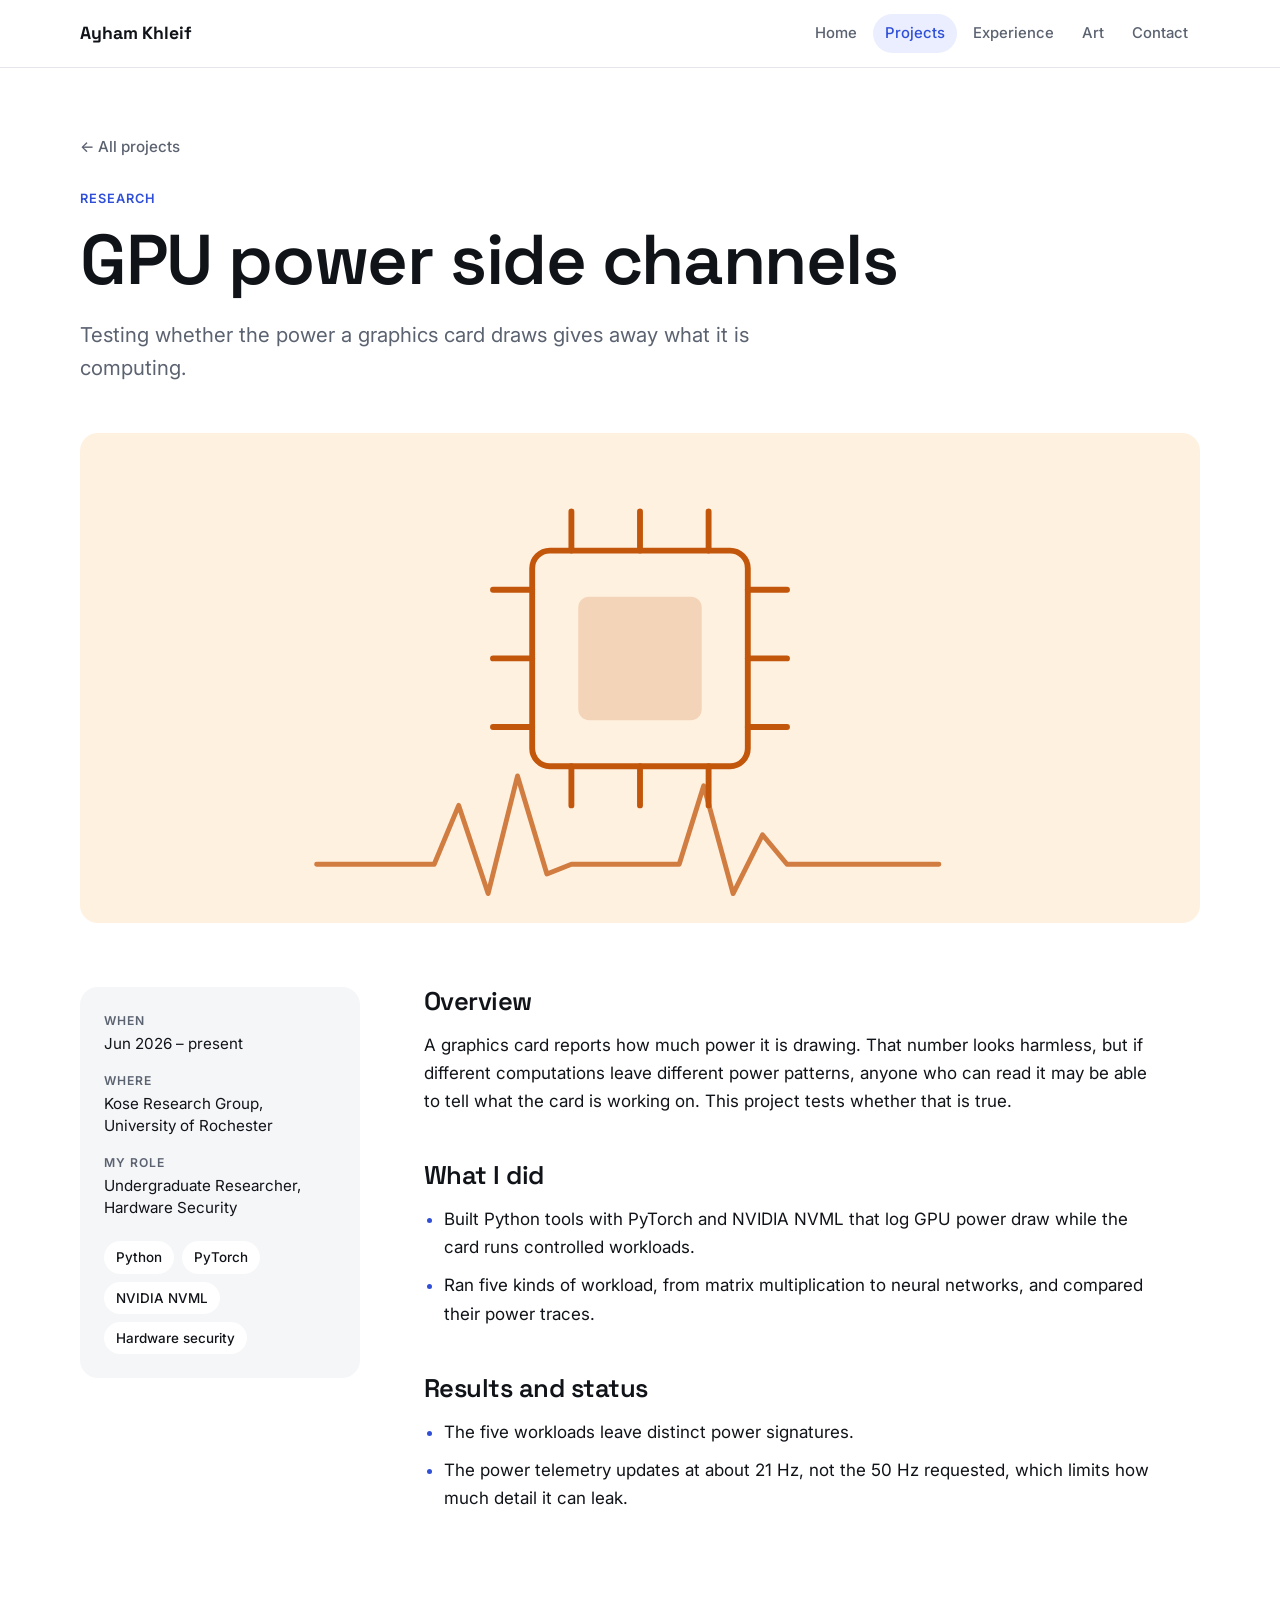
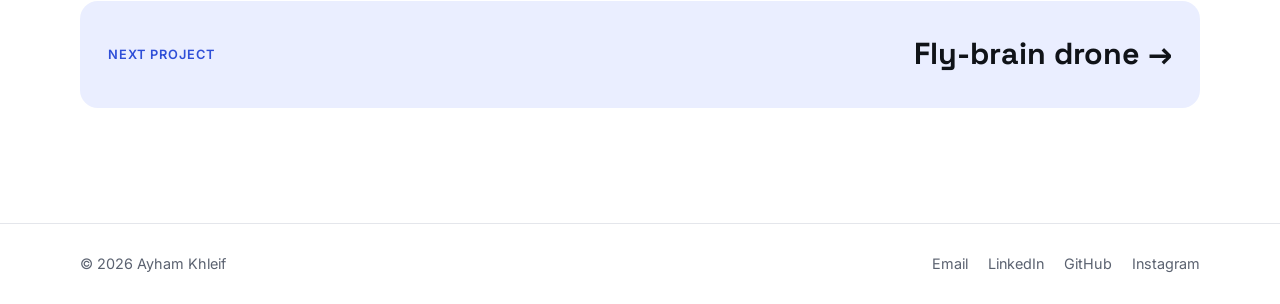
<file: projects/gpu-power.html>
<!doctype html>
<html lang="en">
<head>
  <meta charset="utf-8">
  <meta name="viewport" content="width=device-width, initial-scale=1">
  <title>GPU power side channels — Ayham Khleif</title>
  <meta name="description" content="Testing whether the power a graphics card draws gives away what it is computing.">
  <link rel="preconnect" href="https://fonts.googleapis.com">
  <link rel="preconnect" href="https://fonts.gstatic.com" crossorigin>
  <link href="https://fonts.googleapis.com/css2?family=Inter:wght@400;500;600&family=Space+Grotesk:wght@500;600;700&display=swap" rel="stylesheet">
  <link rel="stylesheet" href="../css/site.css?v=1791756582">
</head>
<body>
<!-- Generated by tools/build_site.py. Edit that file, not this one. -->
<header class="top">
  <a class="top__name" href="../index.html">Ayham Khleif</a>
  <nav class="top__nav" aria-label="Main"><a href="../index.html">Home</a><a href="../projects.html" aria-current="page">Projects</a><a href="../experience.html">Experience</a><a href="../exhibition.html">Art</a><a href="../contact.html">Contact</a></nav>
</header>
<main>
<article class="wrap project">
  <p class="crumb"><a href="../projects.html">← All projects</a></p>
  <p class="kicker">Research</p>
  <h1>GPU power side channels</h1>
  <p class="lead">Testing whether the power a graphics card draws gives away what it is computing.</p>
  <svg class="cover" viewBox="0 0 800 500" role="img" aria-hidden="true" style="background:#fff1e0;color:#c2570c" fill="none" stroke="currentColor" stroke-width="6" stroke-linecap="round" stroke-linejoin="round">
        <rect x="290" y="120" width="220" height="220" rx="18"/>
        <rect x="340" y="170" width="120" height="120" rx="8" fill="currentColor" opacity=".18"/>
        <path d="M330 120V80M400 120V80M470 120V80M330 380v-40M400 380v-40M470 380v-40M290 160h-40M290 230h-40M290 300h-40M510 160h40M510 230h40M510 300h40"/>
        <path d="M70 440h120l25-60 30 90 30-120 30 100 25-10h110l25-80 30 110 30-60 25 30h155" stroke-width="5" opacity=".75"/></svg>
  <div class="project__grid">
    <aside class="meta">
      <dl>
        <div><dt>When</dt><dd>Jun 2026 – present</dd></div>
        <div><dt>Where</dt><dd>Kose Research Group, University of Rochester</dd></div>
        <div><dt>My role</dt><dd>Undergraduate Researcher, Hardware Security</dd></div>
      </dl>
      <ul class="chips"><li>Python</li><li>PyTorch</li><li>NVIDIA NVML</li><li>Hardware security</li></ul>
    </aside>
    <div class="prose">
      <h2>Overview</h2>
      <p>A graphics card reports how much power it is drawing. That number looks harmless, but if different computations leave different power patterns, anyone who can read it may be able to tell what the card is working on. This project tests whether that is true.</p>
      <h2>What I did</h2>
      <ul><li>Built Python tools with PyTorch and NVIDIA NVML that log GPU power draw while the card runs controlled workloads.</li><li>Ran five kinds of workload, from matrix multiplication to neural networks, and compared their power traces.</li></ul>
      <h2>Results and status</h2><ul><li>The five workloads leave distinct power signatures.</li><li>The power telemetry updates at about 21 Hz, not the 50 Hz requested, which limits how much detail it can leak.</li></ul>
    </div>
  </div>
  
  
  
  
  
  <a class="next" href="fly-brain-drone.html"><span class="kicker">Next project</span><strong>Fly-brain drone →</strong></a>
</article>
</main>
<footer class="foot">
  <span>© 2026 Ayham Khleif</span>
  <span class="foot__links"><a href="mailto:akhleif@u.rochester.edu">Email</a><a href="https://www.linkedin.com/in/ayham-khleif-0365772a6" target="_blank" rel="noopener">LinkedIn</a><a href="https://github.com/akhleif-pixel" target="_blank" rel="noopener">GitHub</a><a href="https://www.instagram.com/ayhamk.h/" target="_blank" rel="noopener">Instagram</a></span>
</footer>
</body>
</html>
</file>
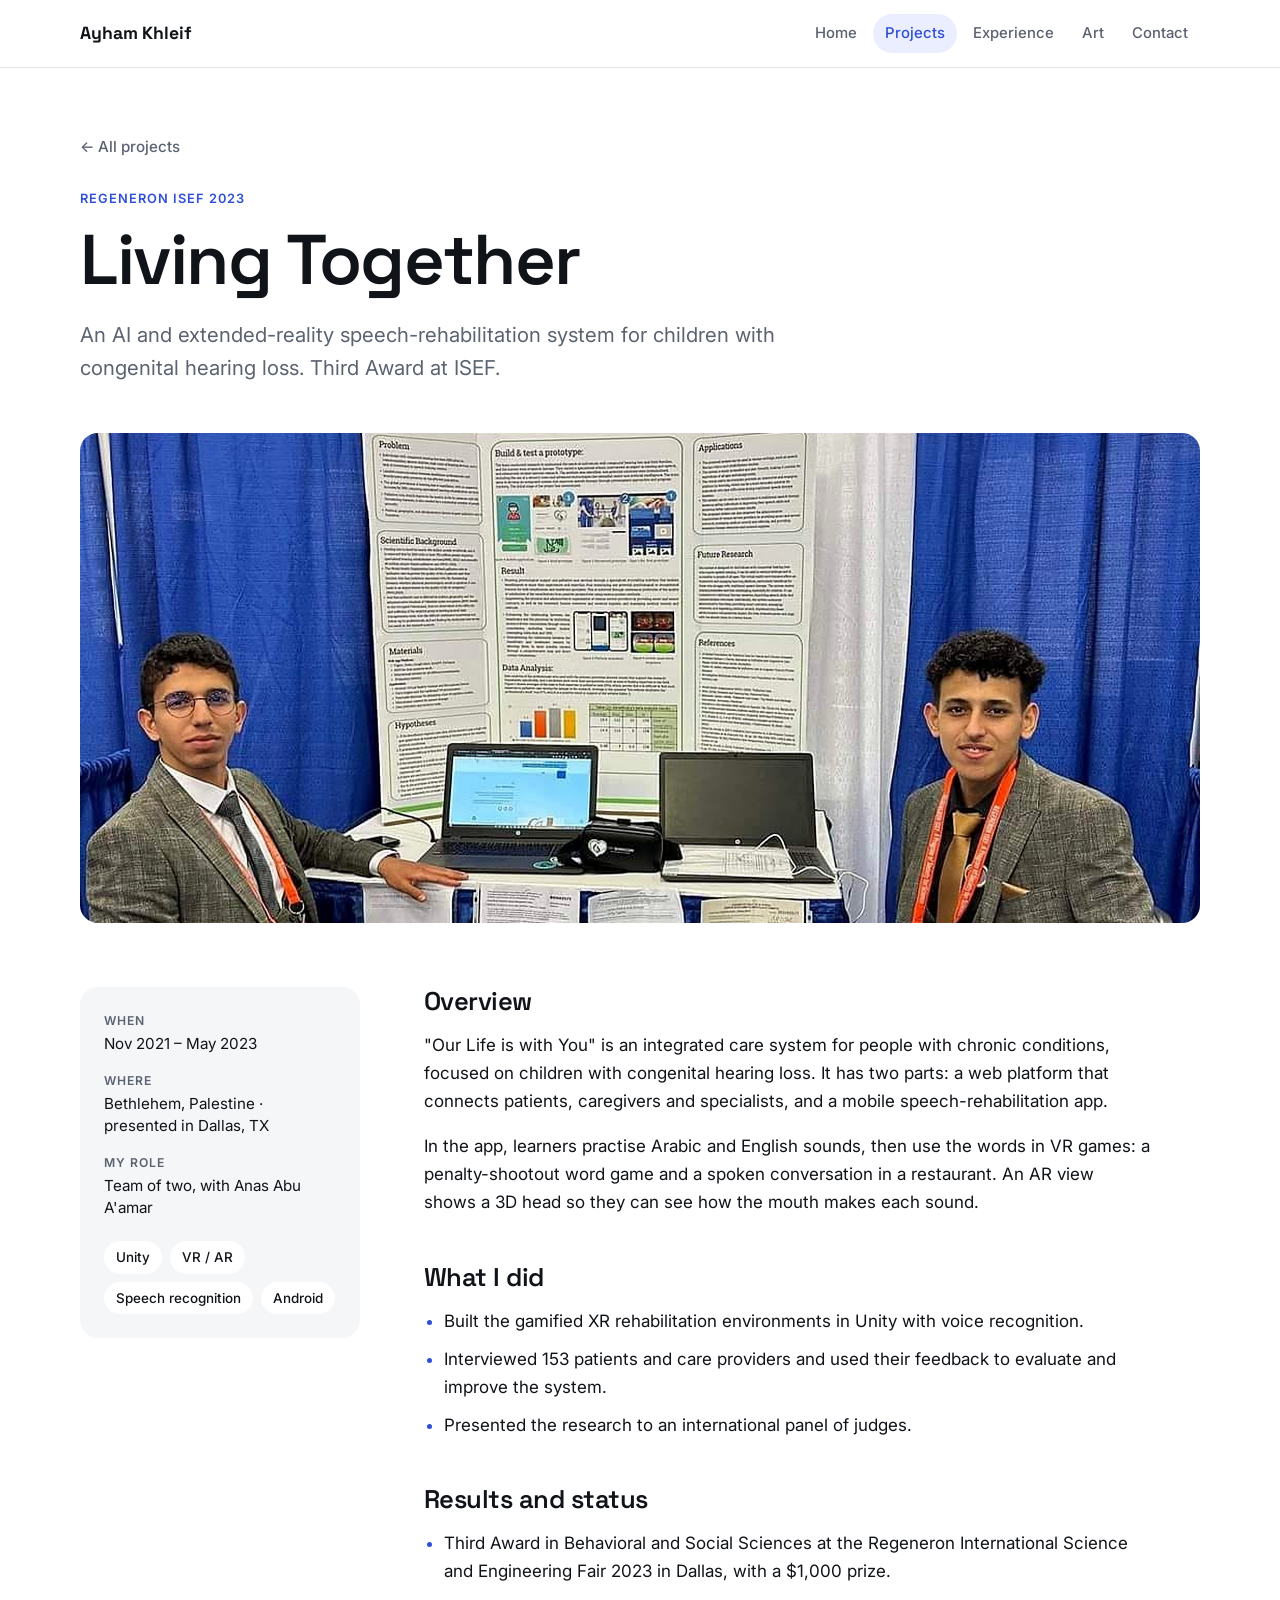
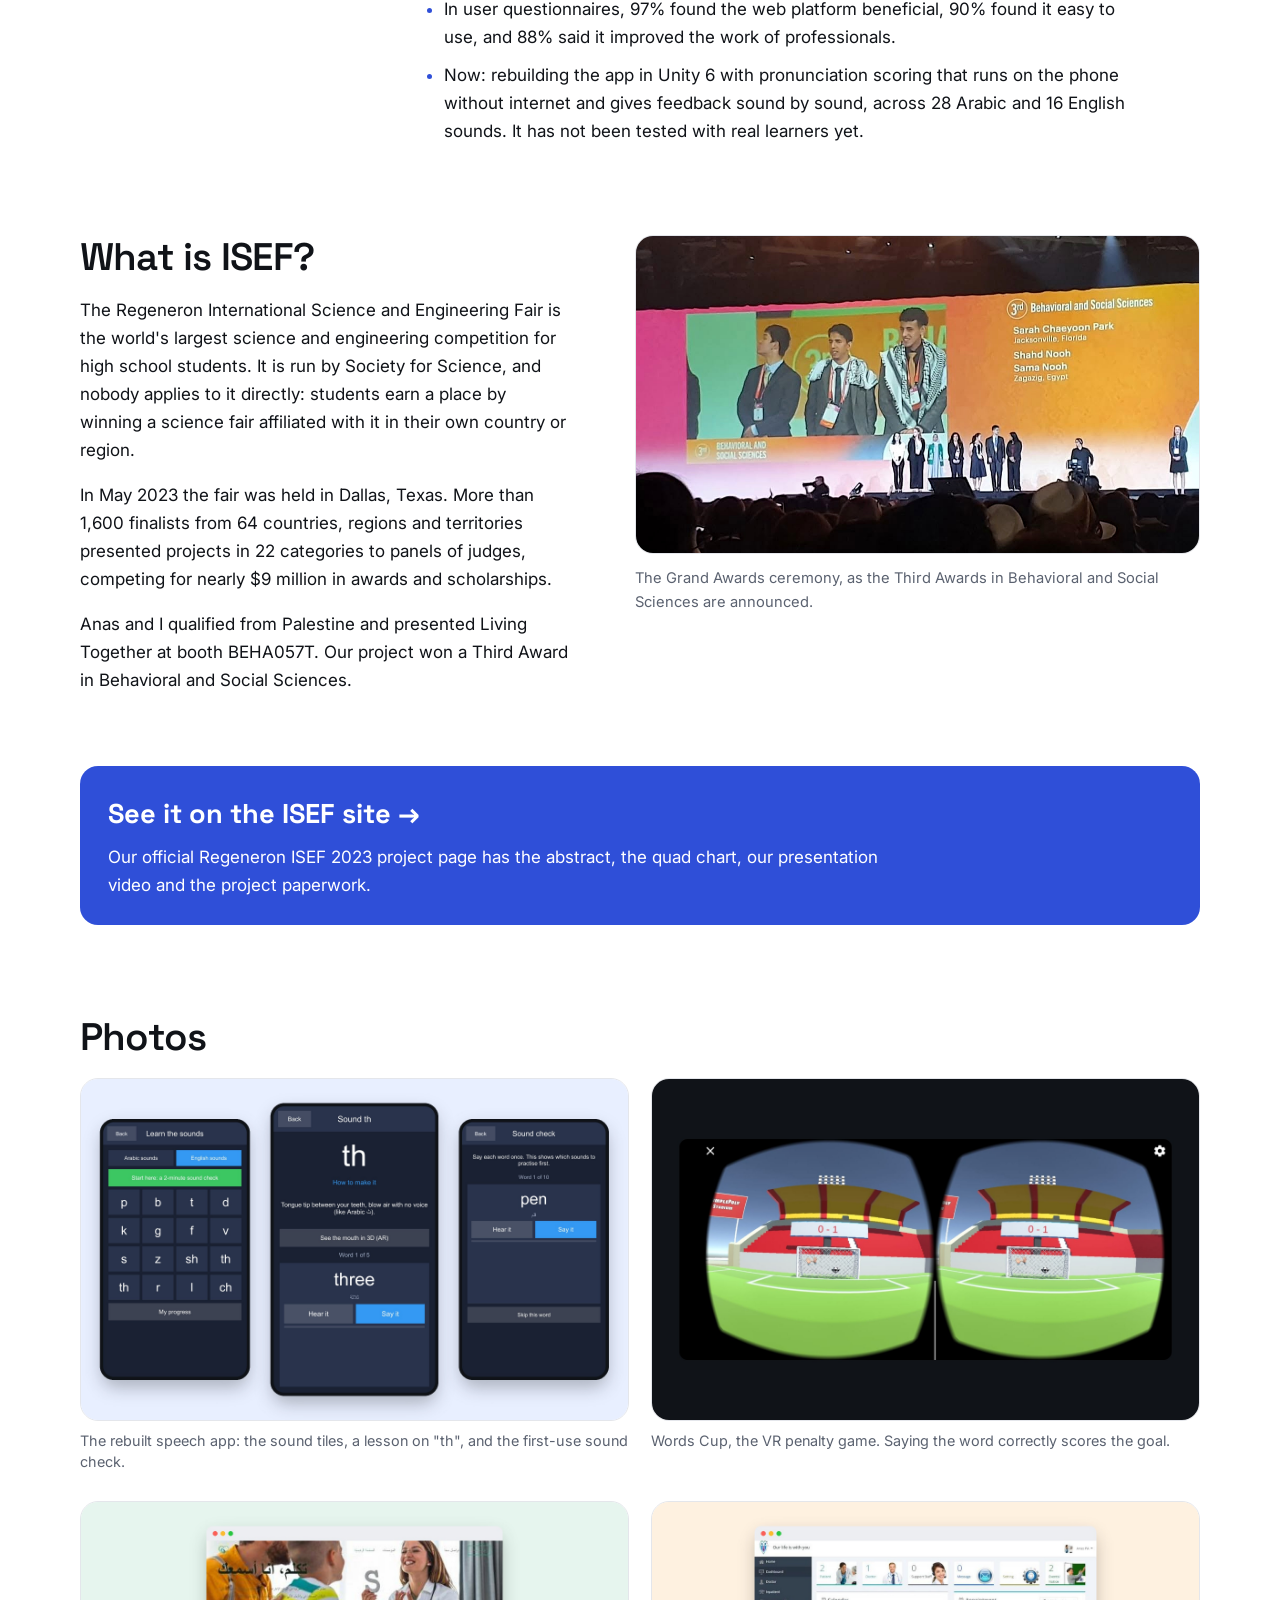
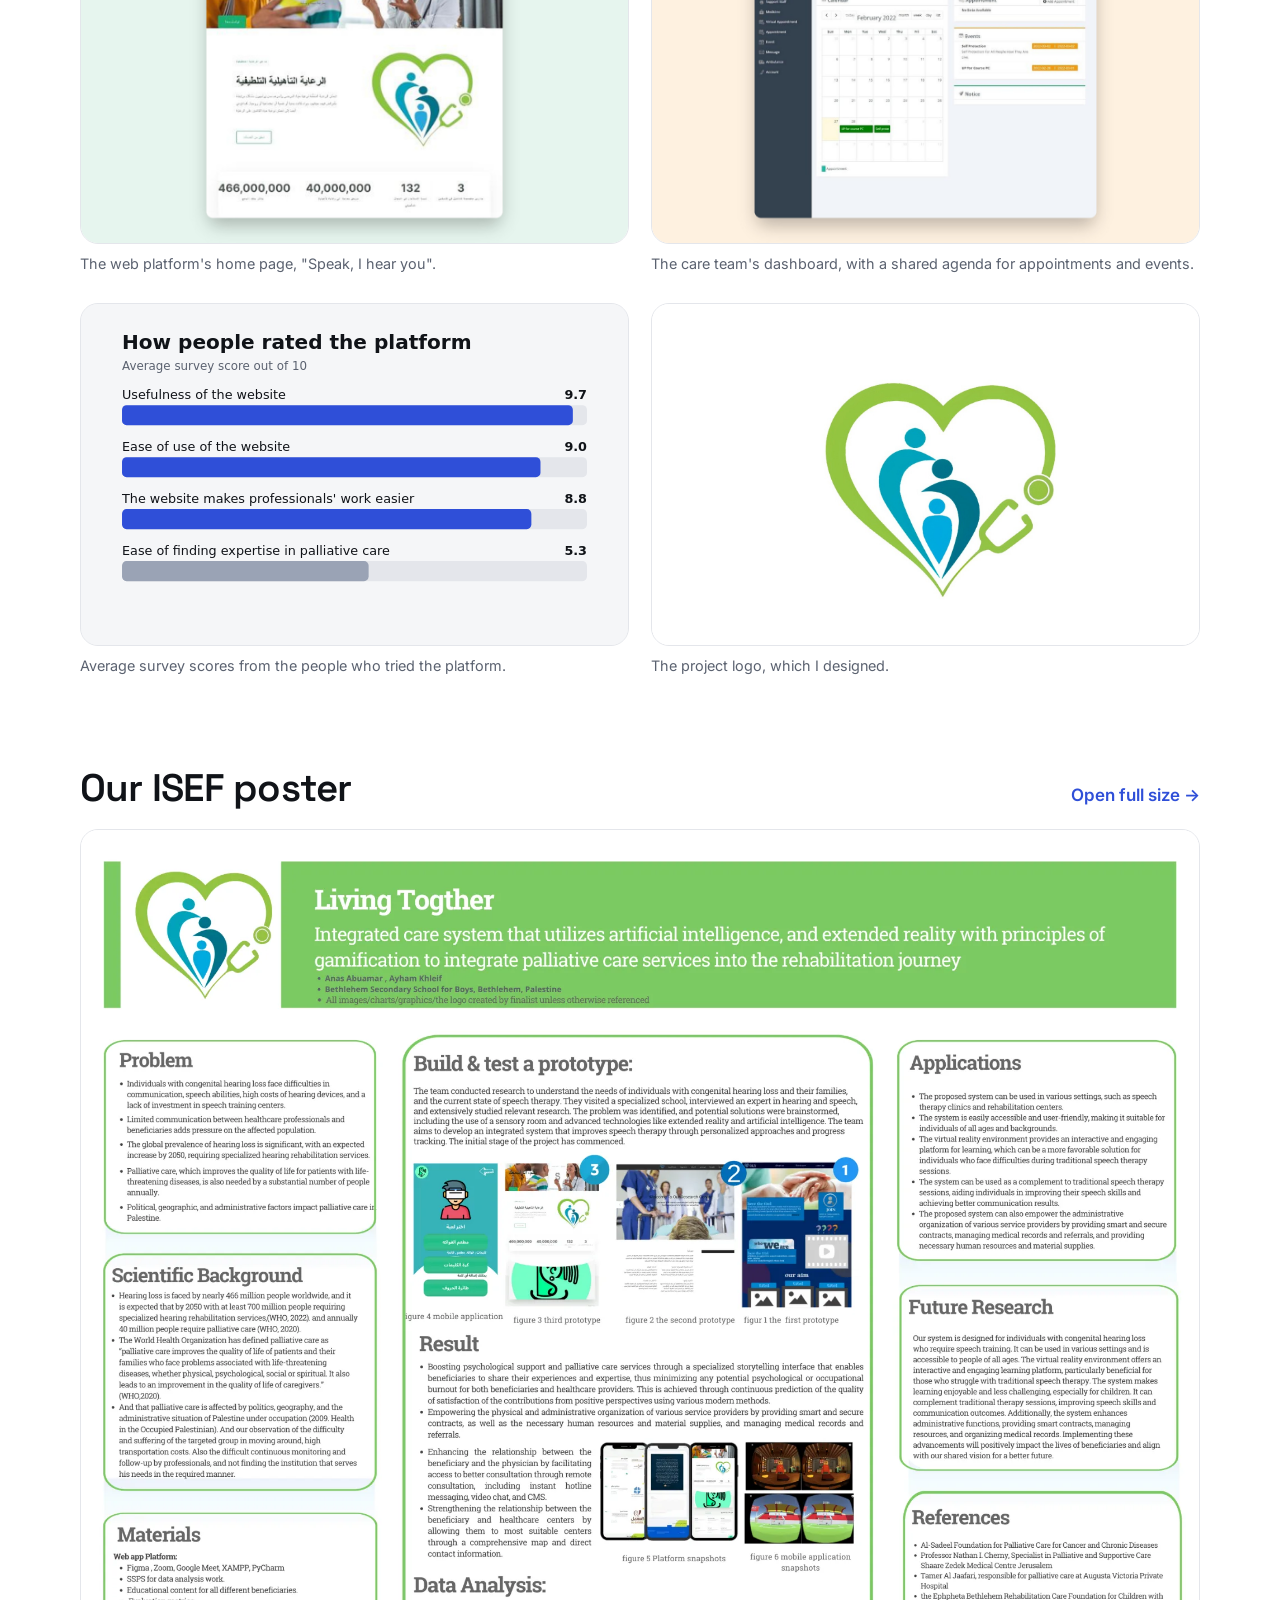
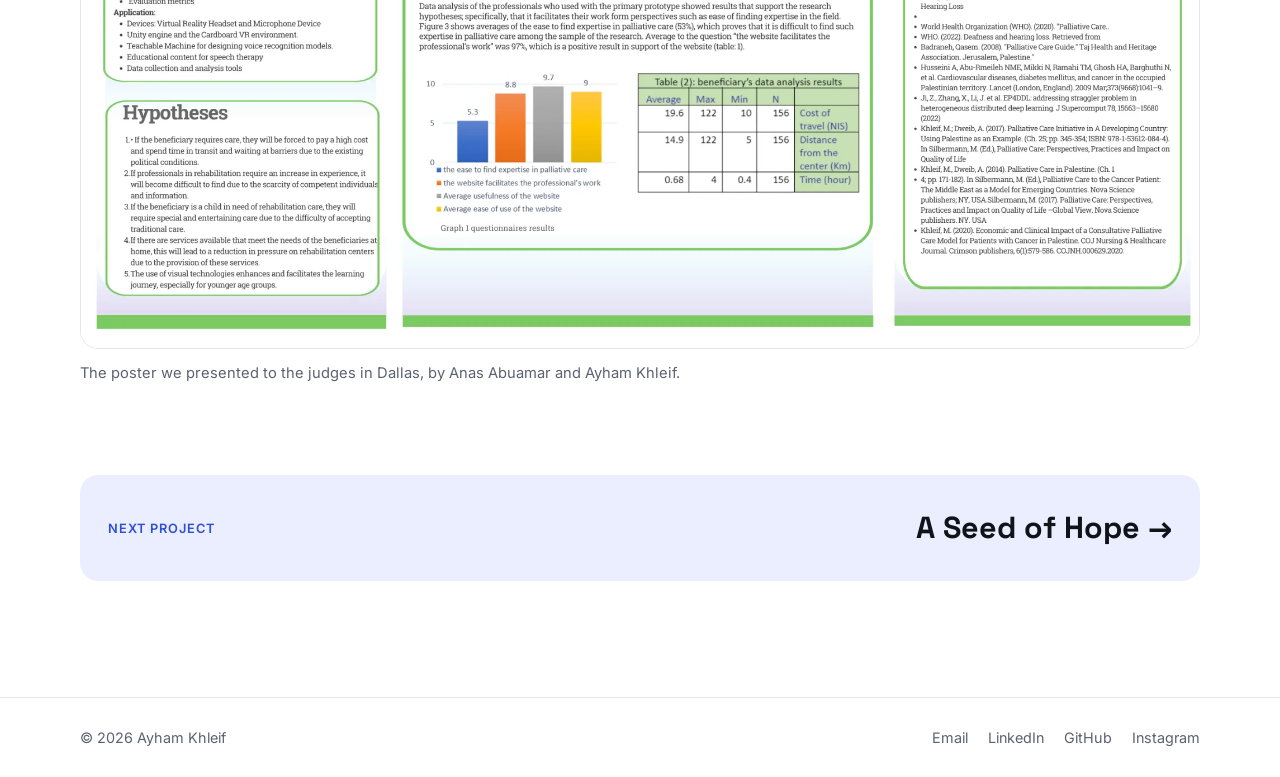
<file: projects/living-together.html>
<!doctype html>
<html lang="en">
<head>
  <meta charset="utf-8">
  <meta name="viewport" content="width=device-width, initial-scale=1">
  <title>Living Together — Ayham Khleif</title>
  <meta name="description" content="An AI and extended-reality speech-rehabilitation system for children with congenital hearing loss. Third Award at ISEF.">
  <link rel="preconnect" href="https://fonts.googleapis.com">
  <link rel="preconnect" href="https://fonts.gstatic.com" crossorigin>
  <link href="https://fonts.googleapis.com/css2?family=Inter:wght@400;500;600&family=Space+Grotesk:wght@500;600;700&display=swap" rel="stylesheet">
  <link rel="stylesheet" href="../css/site.css?v=1791756582">
</head>
<body>
<!-- Generated by tools/build_site.py. Edit that file, not this one. -->
<header class="top">
  <a class="top__name" href="../index.html">Ayham Khleif</a>
  <nav class="top__nav" aria-label="Main"><a href="../index.html">Home</a><a href="../projects.html" aria-current="page">Projects</a><a href="../experience.html">Experience</a><a href="../exhibition.html">Art</a><a href="../contact.html">Contact</a></nav>
</header>
<main>
<article class="wrap project">
  <p class="crumb"><a href="../projects.html">← All projects</a></p>
  <p class="kicker">Regeneron ISEF 2023</p>
  <h1>Living Together</h1>
  <p class="lead">An AI and extended-reality speech-rehabilitation system for children with congenital hearing loss. Third Award at ISEF.</p>
  <img class="cover" src="../assets/img/isef-booth-wide.jpg" alt="Anas and Ayham seated either side of the Living Together poster at their ISEF booth" loading="lazy">
  <div class="project__grid">
    <aside class="meta">
      <dl>
        <div><dt>When</dt><dd>Nov 2021 – May 2023</dd></div>
        <div><dt>Where</dt><dd>Bethlehem, Palestine · presented in Dallas, TX</dd></div>
        <div><dt>My role</dt><dd>Team of two, with Anas Abu A&#x27;amar</dd></div>
      </dl>
      <ul class="chips"><li>Unity</li><li>VR / AR</li><li>Speech recognition</li><li>Android</li></ul>
    </aside>
    <div class="prose">
      <h2>Overview</h2>
      <p>&quot;Our Life is with You&quot; is an integrated care system for people with chronic conditions, focused on children with congenital hearing loss. It has two parts: a web platform that connects patients, caregivers and specialists, and a mobile speech-rehabilitation app.</p><p>In the app, learners practise Arabic and English sounds, then use the words in VR games: a penalty-shootout word game and a spoken conversation in a restaurant. An AR view shows a 3D head so they can see how the mouth makes each sound.</p>
      <h2>What I did</h2>
      <ul><li>Built the gamified XR rehabilitation environments in Unity with voice recognition.</li><li>Interviewed 153 patients and care providers and used their feedback to evaluate and improve the system.</li><li>Presented the research to an international panel of judges.</li></ul>
      <h2>Results and status</h2><ul><li>Third Award in Behavioral and Social Sciences at the Regeneron International Science and Engineering Fair 2023 in Dallas, with a $1,000 prize.</li><li>In user questionnaires, 97% found the web platform beneficial, 90% found it easy to use, and 88% said it improved the work of professionals.</li><li>Now: rebuilding the app in Unity 6 with pronunciation scoring that runs on the phone without internet and gives feedback sound by sound, across 28 Arabic and 16 English sounds. It has not been tested with real learners yet.</li></ul>
    </div>
  </div>
  <section class="embed story" id="isef">
    <div class="story__text">
      <h2>What is ISEF?</h2>
      <p>The Regeneron International Science and Engineering Fair is the world&#x27;s largest science and engineering competition for high school students. It is run by Society for Science, and nobody applies to it directly: students earn a place by winning a science fair affiliated with it in their own country or region.</p><p>In May 2023 the fair was held in Dallas, Texas. More than 1,600 finalists from 64 countries, regions and territories presented projects in 22 categories to panels of judges, competing for nearly $9 million in awards and scholarships.</p><p>Anas and I qualified from Palestine and presented Living Together at booth BEHA057T. Our project won a Third Award in Behavioral and Social Sciences.</p>
    </div>
    <figure class="poster"><a href="../assets/img/isef-awards.jpg" target="_blank" rel="noopener"><img src="../assets/img/isef-awards.jpg" alt="The awards ceremony stage, with a big screen showing 3rd, Behavioral and Social Sciences, and awardees wearing keffiyehs" loading="lazy"></a><figcaption>The Grand Awards ceremony, as the Third Awards in Behavioral and Social Sciences are announced.</figcaption></figure>
  </section>
  <a class="callout" href="https://isef.net/project/beha057t-living-together" target="_blank" rel="noopener"><span><strong>See it on the ISEF site →</strong><span>Our official Regeneron ISEF 2023 project page has the abstract, the quad chart, our presentation video and the project paperwork.</span></span></a>
  <section class="embed" id="photos">
    <div class="block__head"><h2>Photos</h2></div>
    <div class="gallery"><figure><a href="../assets/img/lt-app-en.jpg" target="_blank" rel="noopener"><img src="../assets/img/lt-app-en.jpg" alt="Three phone screens of the speech app in English: the sound lessons, the &#x27;th&#x27; lesson and the sound check" loading="lazy"></a><figcaption>The rebuilt speech app: the sound tiles, a lesson on &quot;th&quot;, and the first-use sound check.</figcaption></figure><figure><a href="../assets/img/lt-vr-game.jpg" target="_blank" rel="noopener"><img src="../assets/img/lt-vr-game.jpg" alt="Split-screen VR view of a football stadium with a goal" loading="lazy"></a><figcaption>Words Cup, the VR penalty game. Saying the word correctly scores the goal.</figcaption></figure><figure><a href="../assets/img/lt-website.jpg" target="_blank" rel="noopener"><img src="../assets/img/lt-website.jpg" alt="Home page of the web platform, in Arabic" loading="lazy"></a><figcaption>The web platform&#x27;s home page, &quot;Speak, I hear you&quot;.</figcaption></figure><figure><a href="../assets/img/lt-dashboard.jpg" target="_blank" rel="noopener"><img src="../assets/img/lt-dashboard.jpg" alt="Dashboard with a calendar, appointments and events" loading="lazy"></a><figcaption>The care team&#x27;s dashboard, with a shared agenda for appointments and events.</figcaption></figure><figure><a href="../assets/img/lt-survey.svg" target="_blank" rel="noopener"><img src="../assets/img/lt-survey.svg" alt="Bar chart of average survey scores out of 10: usefulness 9.7, ease of use 9.0, makes professionals&#x27; work easier 8.8, ease of finding palliative care expertise 5.3" loading="lazy"></a><figcaption>Average survey scores from the people who tried the platform.</figcaption></figure><figure><a href="../assets/img/lt-logo.jpg" target="_blank" rel="noopener"><img src="../assets/img/lt-logo.jpg" alt="The Living Together logo: a heart holding three figures and a stethoscope" loading="lazy"></a><figcaption>The project logo, which I designed.</figcaption></figure></div>
  </section>
  <section class="embed" id="poster">
    <div class="block__head"><h2>Our ISEF poster</h2><a class="more" href="../assets/img/lt-poster.webp" target="_blank" rel="noopener">Open full size →</a></div>
    <figure class="poster"><a href="../assets/img/lt-poster.webp" target="_blank" rel="noopener"><img src="../assets/img/lt-poster.webp" alt="The Living Together project poster: problem, scientific background, materials, hypotheses, prototypes, results, data analysis, applications, future research and references" loading="lazy"></a><figcaption>The poster we presented to the judges in Dallas, by Anas Abuamar and Ayham Khleif.</figcaption></figure>
  </section>
  
  <a class="next" href="seed-of-hope.html"><span class="kicker">Next project</span><strong>A Seed of Hope →</strong></a>
</article>
</main>
<footer class="foot">
  <span>© 2026 Ayham Khleif</span>
  <span class="foot__links"><a href="mailto:akhleif@u.rochester.edu">Email</a><a href="https://www.linkedin.com/in/ayham-khleif-0365772a6" target="_blank" rel="noopener">LinkedIn</a><a href="https://github.com/akhleif-pixel" target="_blank" rel="noopener">GitHub</a><a href="https://www.instagram.com/ayhamk.h/" target="_blank" rel="noopener">Instagram</a></span>
</footer>
</body>
</html>
</file>
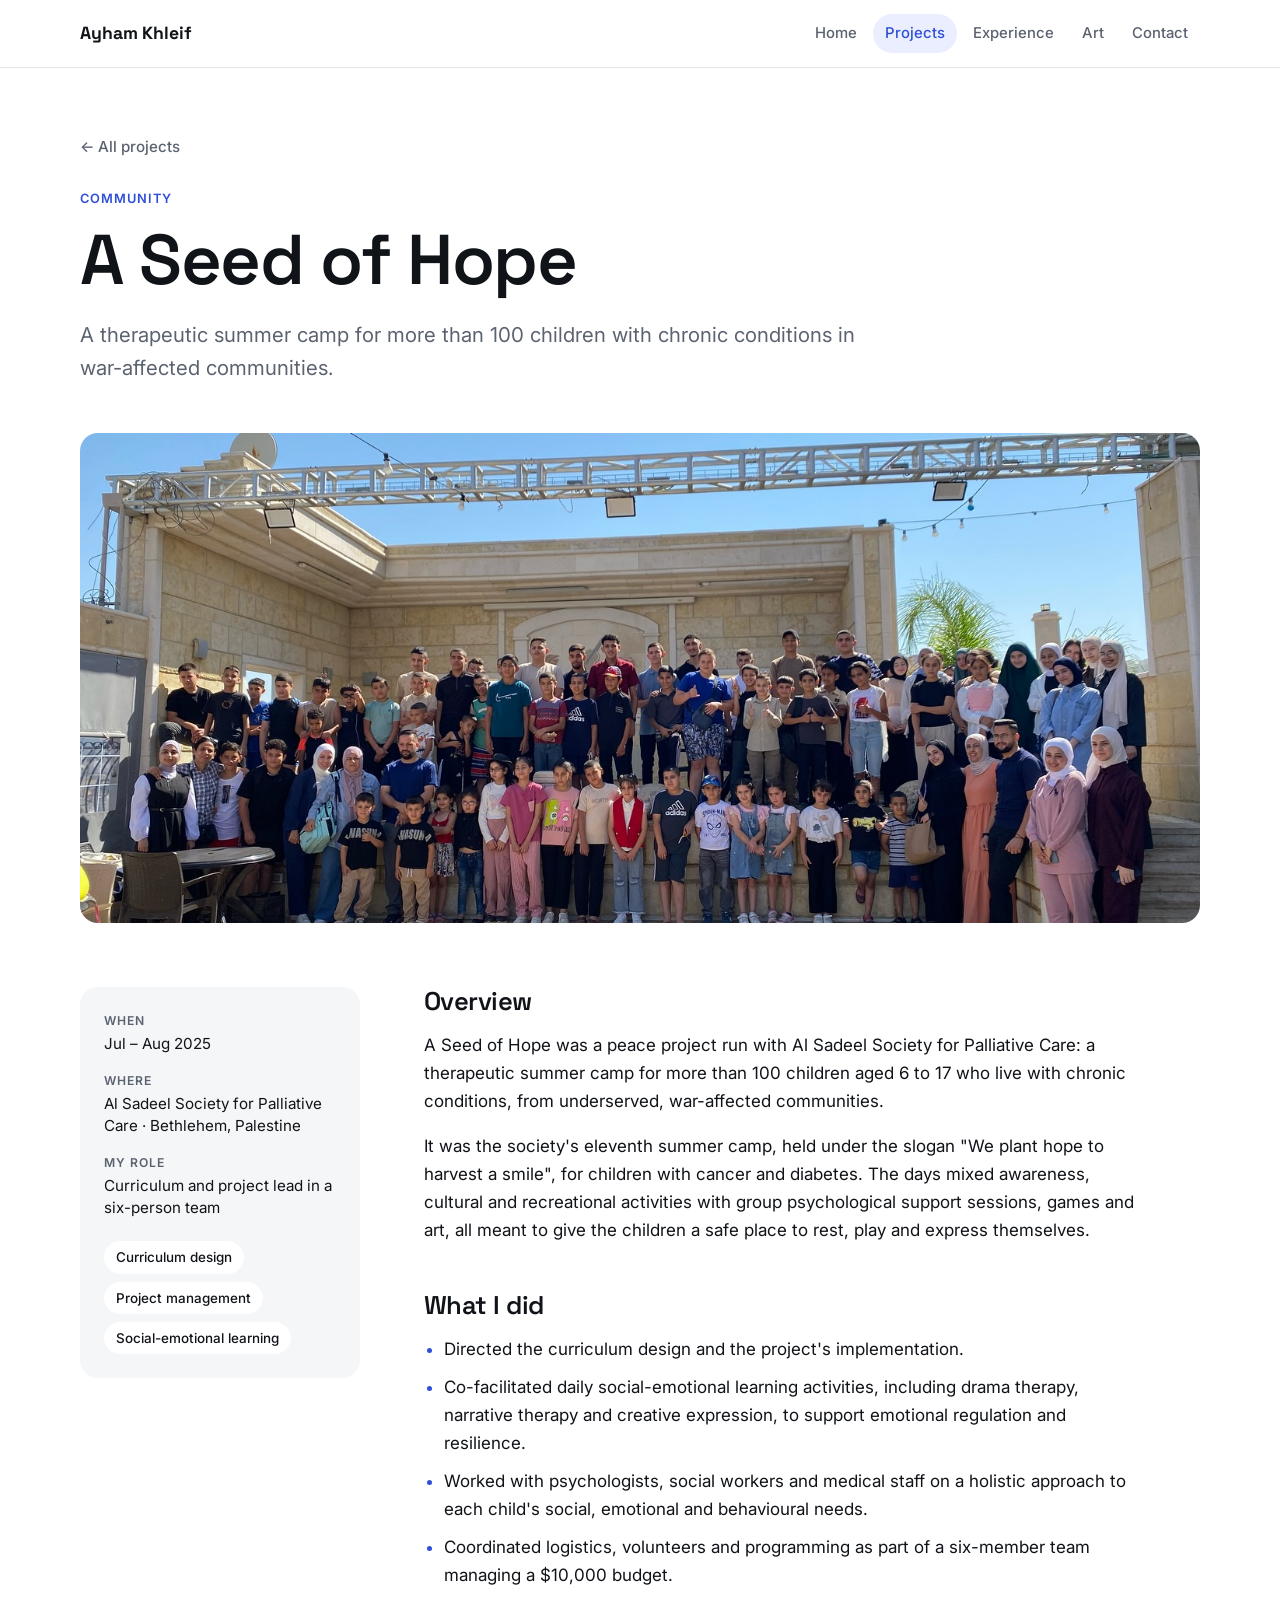
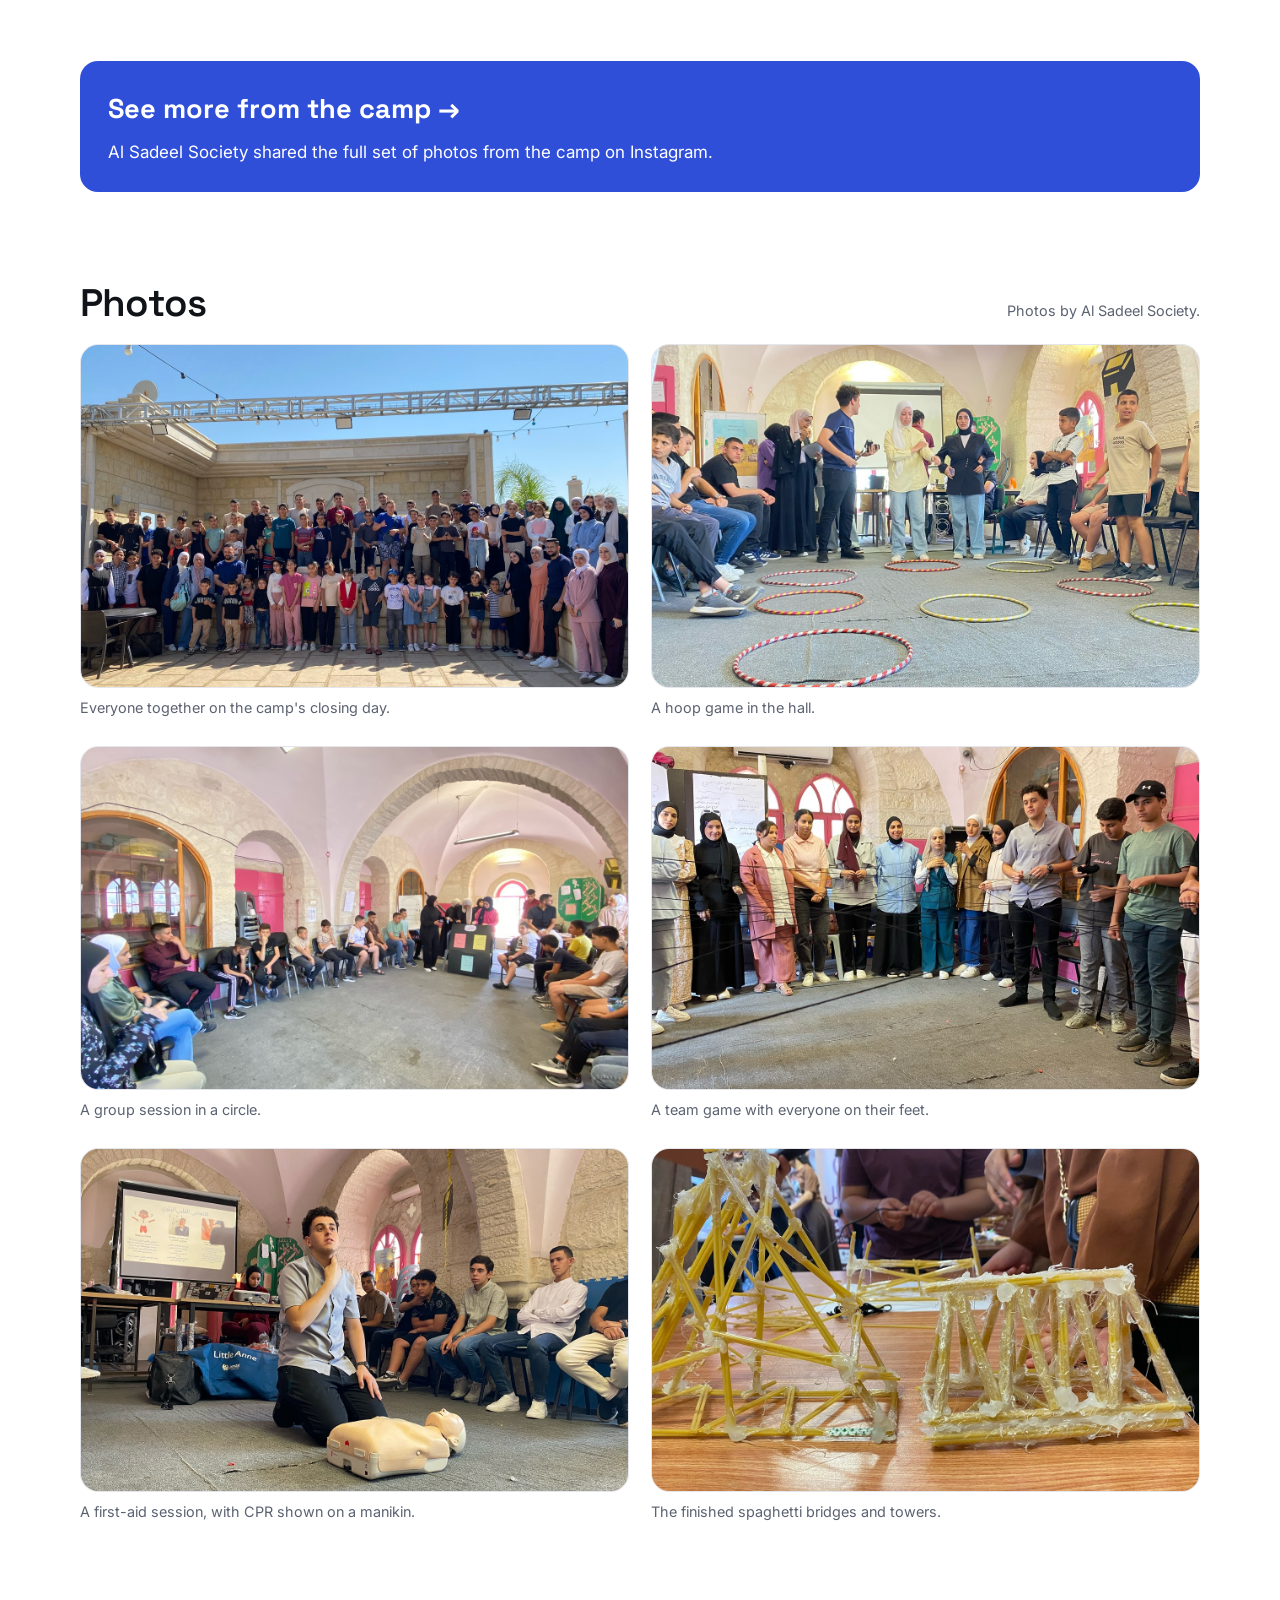
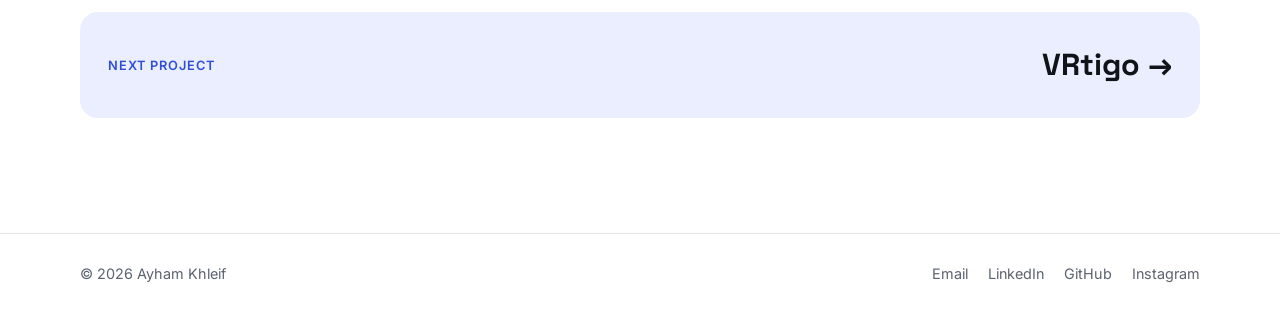
<file: projects/seed-of-hope.html>
<!doctype html>
<html lang="en">
<head>
  <meta charset="utf-8">
  <meta name="viewport" content="width=device-width, initial-scale=1">
  <title>A Seed of Hope — Ayham Khleif</title>
  <meta name="description" content="A therapeutic summer camp for more than 100 children with chronic conditions in war-affected communities.">
  <link rel="preconnect" href="https://fonts.googleapis.com">
  <link rel="preconnect" href="https://fonts.gstatic.com" crossorigin>
  <link href="https://fonts.googleapis.com/css2?family=Inter:wght@400;500;600&family=Space+Grotesk:wght@500;600;700&display=swap" rel="stylesheet">
  <link rel="stylesheet" href="../css/site.css?v=1791756582">
</head>
<body>
<!-- Generated by tools/build_site.py. Edit that file, not this one. -->
<header class="top">
  <a class="top__name" href="../index.html">Ayham Khleif</a>
  <nav class="top__nav" aria-label="Main"><a href="../index.html">Home</a><a href="../projects.html" aria-current="page">Projects</a><a href="../experience.html">Experience</a><a href="../exhibition.html">Art</a><a href="../contact.html">Contact</a></nav>
</header>
<main>
<article class="wrap project">
  <p class="crumb"><a href="../projects.html">← All projects</a></p>
  <p class="kicker">Community</p>
  <h1>A Seed of Hope</h1>
  <p class="lead">A therapeutic summer camp for more than 100 children with chronic conditions in war-affected communities.</p>
  <img class="cover" src="../assets/img/soh-1.jpg" alt="A large group of children, volunteers and staff standing together outdoors on the camp&#x27;s closing day" loading="lazy">
  <div class="project__grid">
    <aside class="meta">
      <dl>
        <div><dt>When</dt><dd>Jul – Aug 2025</dd></div>
        <div><dt>Where</dt><dd>Al Sadeel Society for Palliative Care · Bethlehem, Palestine</dd></div>
        <div><dt>My role</dt><dd>Curriculum and project lead in a six-person team</dd></div>
      </dl>
      <ul class="chips"><li>Curriculum design</li><li>Project management</li><li>Social-emotional learning</li></ul>
    </aside>
    <div class="prose">
      <h2>Overview</h2>
      <p>A Seed of Hope was a peace project run with Al Sadeel Society for Palliative Care: a therapeutic summer camp for more than 100 children aged 6 to 17 who live with chronic conditions, from underserved, war-affected communities.</p><p>It was the society&#x27;s eleventh summer camp, held under the slogan &quot;We plant hope to harvest a smile&quot;, for children with cancer and diabetes. The days mixed awareness, cultural and recreational activities with group psychological support sessions, games and art, all meant to give the children a safe place to rest, play and express themselves.</p>
      <h2>What I did</h2>
      <ul><li>Directed the curriculum design and the project&#x27;s implementation.</li><li>Co-facilitated daily social-emotional learning activities, including drama therapy, narrative therapy and creative expression, to support emotional regulation and resilience.</li><li>Worked with psychologists, social workers and medical staff on a holistic approach to each child&#x27;s social, emotional and behavioural needs.</li><li>Coordinated logistics, volunteers and programming as part of a six-member team managing a $10,000 budget.</li></ul>
      
    </div>
  </div>
  
  <a class="callout" href="https://www.instagram.com/p/DMpzNzCsfth/" target="_blank" rel="noopener"><span><strong>See more from the camp →</strong><span>Al Sadeel Society shared the full set of photos from the camp on Instagram.</span></span></a>
  <section class="embed" id="photos">
    <div class="block__head"><h2>Photos</h2><span class="credit">Photos by Al Sadeel Society.</span></div>
    <div class="gallery"><figure><a href="../assets/img/soh-1.jpg" target="_blank" rel="noopener"><img src="../assets/img/soh-1.jpg" alt="A large group of children, volunteers and staff standing together outdoors" loading="lazy"></a><figcaption>Everyone together on the camp&#x27;s closing day.</figcaption></figure><figure><a href="../assets/img/soh-2.jpg" target="_blank" rel="noopener"><img src="../assets/img/soh-2.jpg" alt="Children and volunteers around hula hoops laid out on the floor of a stone hall" loading="lazy"></a><figcaption>A hoop game in the hall.</figcaption></figure><figure><a href="../assets/img/soh-3.jpg" target="_blank" rel="noopener"><img src="../assets/img/soh-3.jpg" alt="Children and volunteers seated in a wide circle in a vaulted hall" loading="lazy"></a><figcaption>A group session in a circle.</figcaption></figure><figure><a href="../assets/img/soh-4.jpg" target="_blank" rel="noopener"><img src="../assets/img/soh-4.jpg" alt="Children, volunteers and staff standing in a circle" loading="lazy"></a><figcaption>A team game with everyone on their feet.</figcaption></figure><figure><a href="../assets/img/soh-5.jpg" target="_blank" rel="noopener"><img src="../assets/img/soh-5.jpg" alt="A volunteer kneeling beside a CPR manikin in front of seated children" loading="lazy"></a><figcaption>A first-aid session, with CPR shown on a manikin.</figcaption></figure><figure><a href="../assets/img/soh-7.jpg" target="_blank" rel="noopener"><img src="../assets/img/soh-7.jpg" alt="Bridges and towers made of spaghetti on a table" loading="lazy"></a><figcaption>The finished spaghetti bridges and towers.</figcaption></figure></div>
  </section>
  
  
  <a class="next" href="vrtigo.html"><span class="kicker">Next project</span><strong>VRtigo →</strong></a>
</article>
</main>
<footer class="foot">
  <span>© 2026 Ayham Khleif</span>
  <span class="foot__links"><a href="mailto:akhleif@u.rochester.edu">Email</a><a href="https://www.linkedin.com/in/ayham-khleif-0365772a6" target="_blank" rel="noopener">LinkedIn</a><a href="https://github.com/akhleif-pixel" target="_blank" rel="noopener">GitHub</a><a href="https://www.instagram.com/ayhamk.h/" target="_blank" rel="noopener">Instagram</a></span>
</footer>
</body>
</html>
</file>
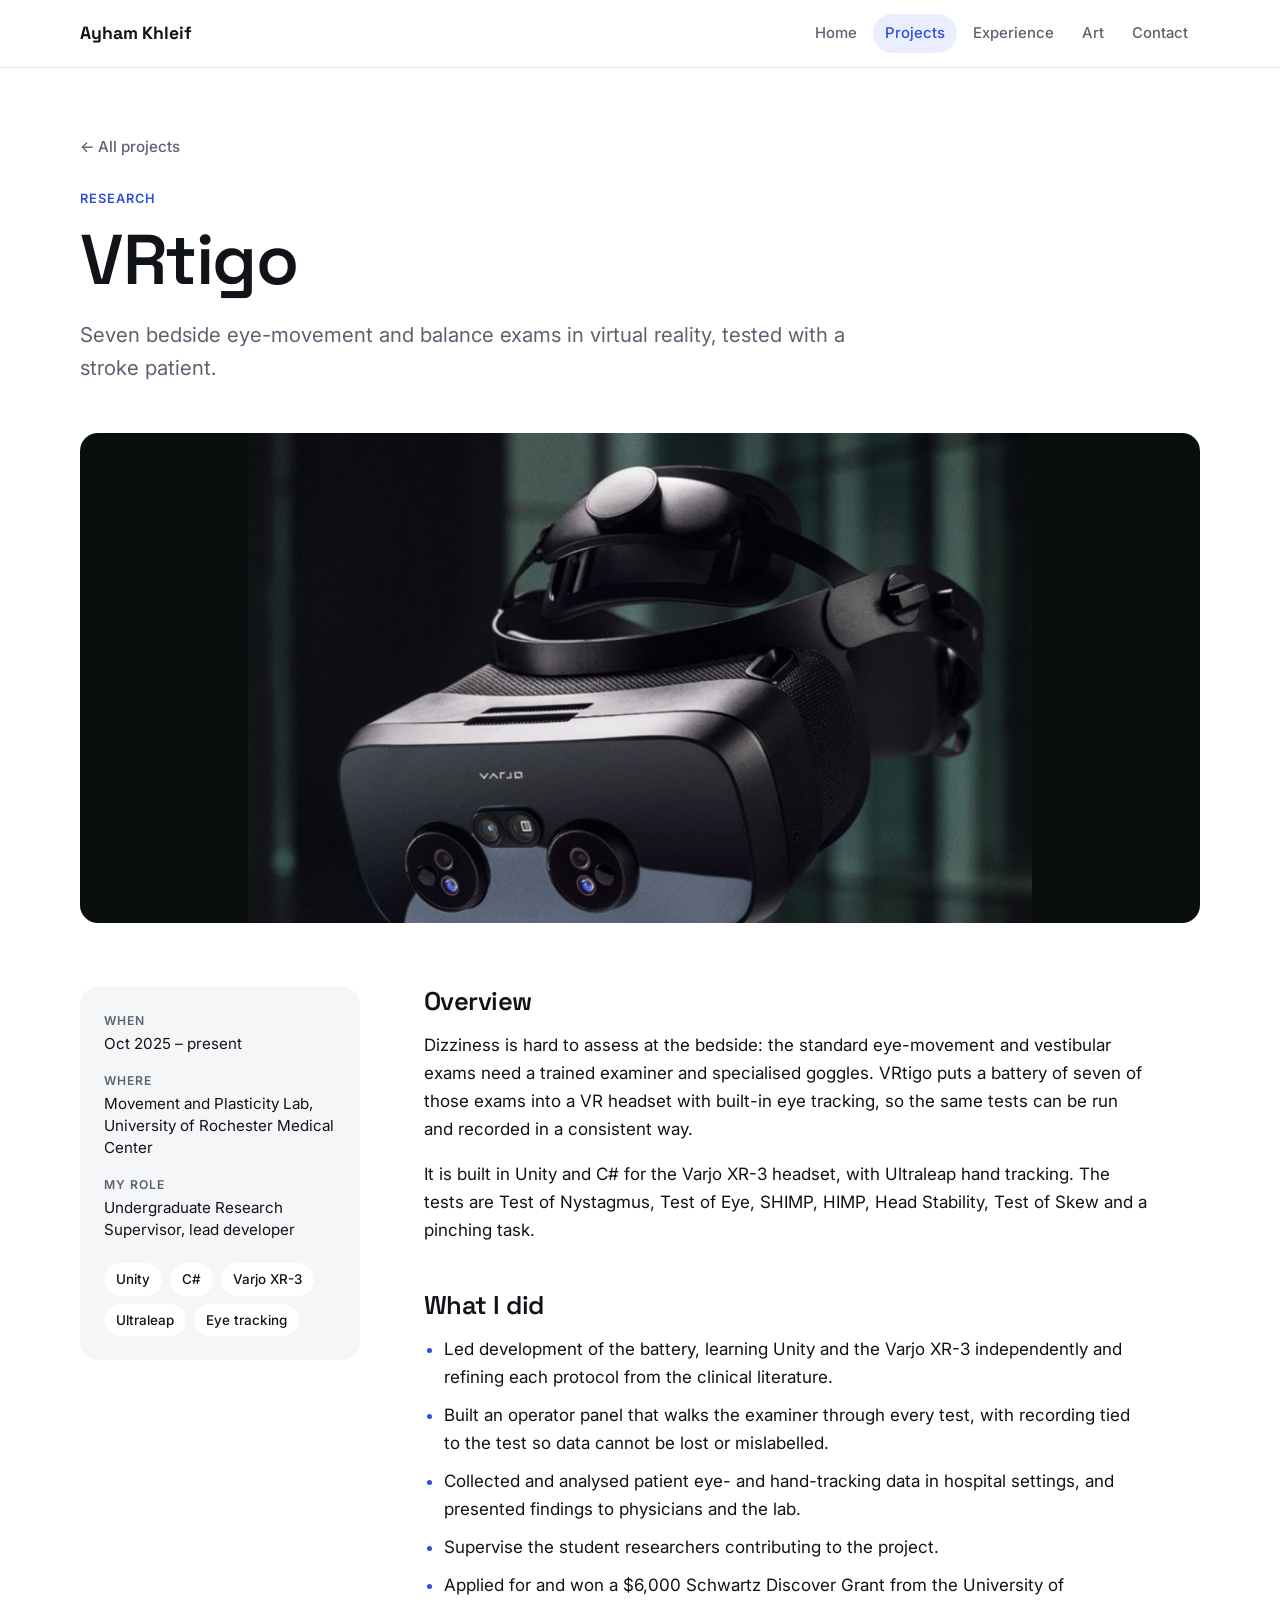
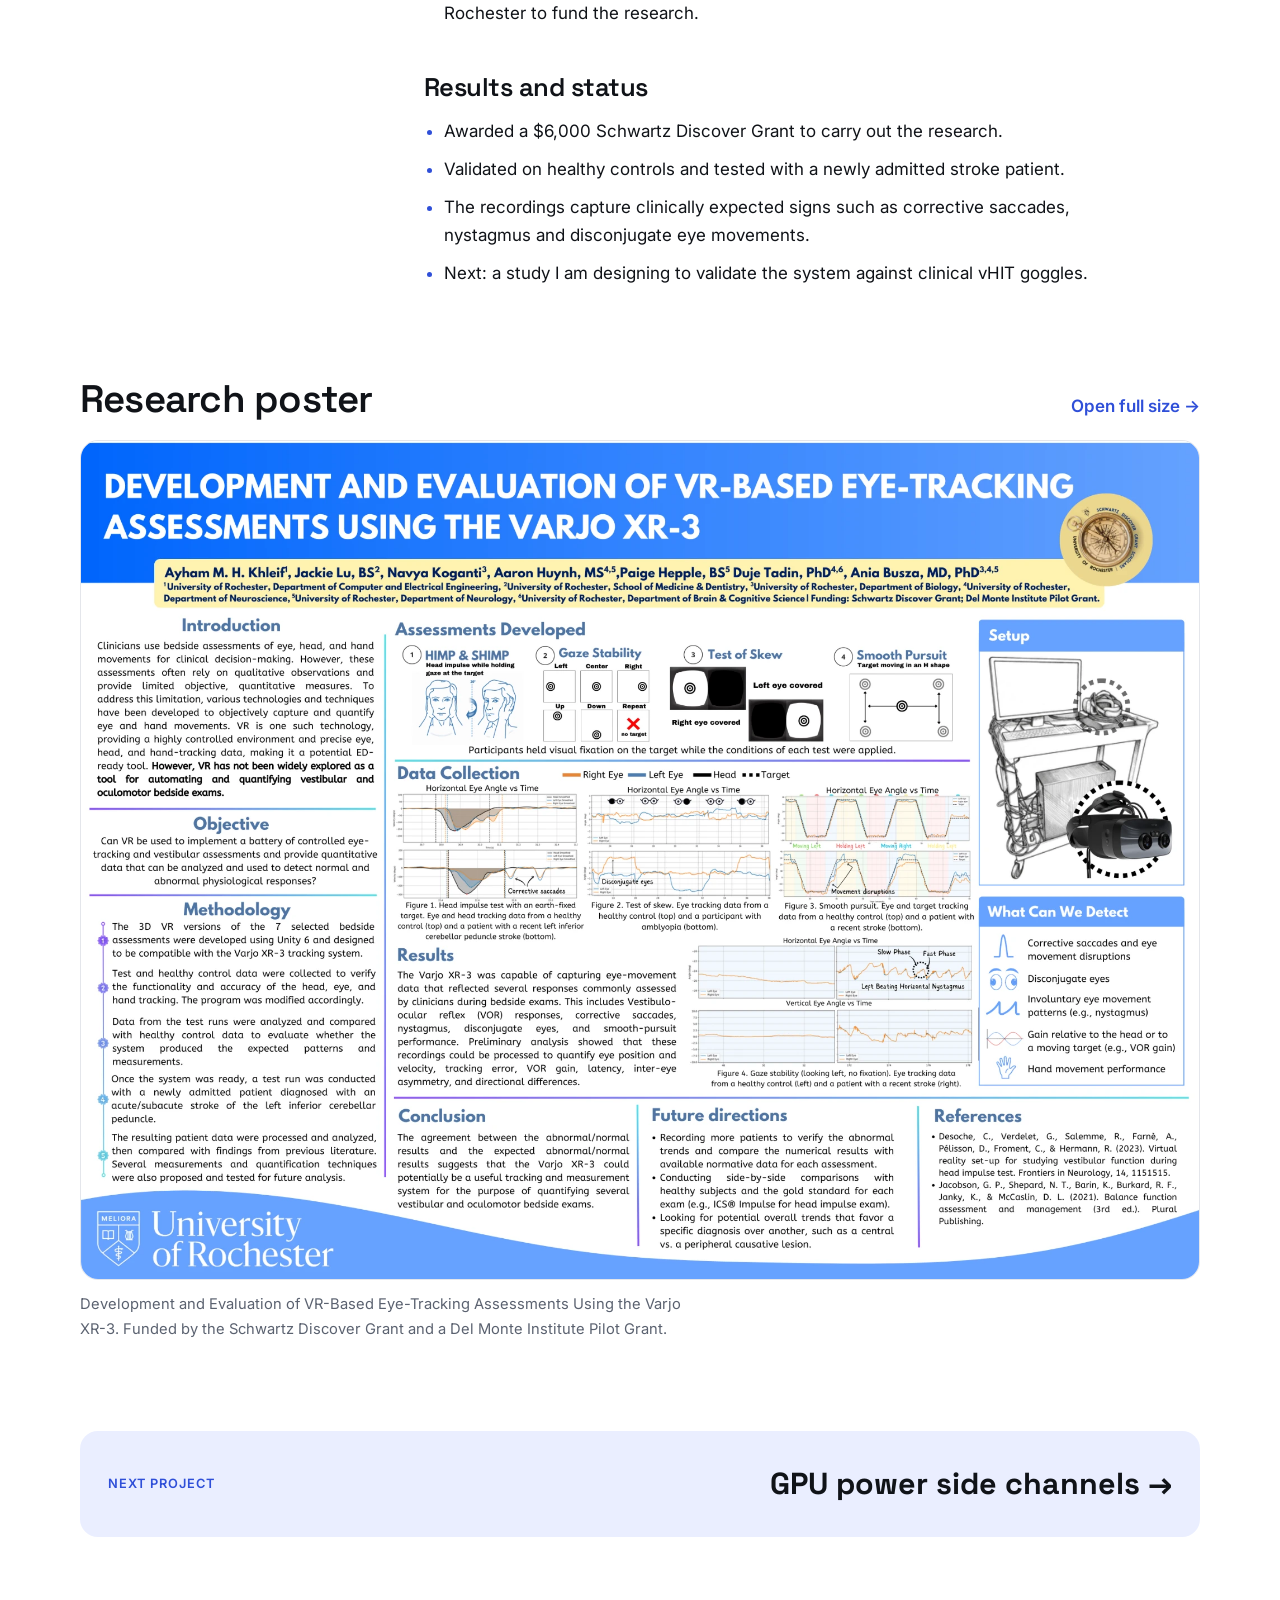
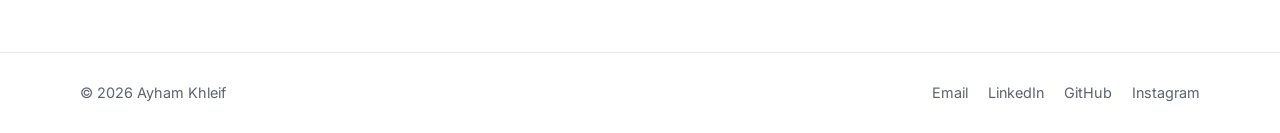
<file: projects/vrtigo.html>
<!doctype html>
<html lang="en">
<head>
  <meta charset="utf-8">
  <meta name="viewport" content="width=device-width, initial-scale=1">
  <title>VRtigo — Ayham Khleif</title>
  <meta name="description" content="Seven bedside eye-movement and balance exams in virtual reality, tested with a stroke patient.">
  <link rel="preconnect" href="https://fonts.googleapis.com">
  <link rel="preconnect" href="https://fonts.gstatic.com" crossorigin>
  <link href="https://fonts.googleapis.com/css2?family=Inter:wght@400;500;600&family=Space+Grotesk:wght@500;600;700&display=swap" rel="stylesheet">
  <link rel="stylesheet" href="../css/site.css?v=1791756582">
</head>
<body>
<!-- Generated by tools/build_site.py. Edit that file, not this one. -->
<header class="top">
  <a class="top__name" href="../index.html">Ayham Khleif</a>
  <nav class="top__nav" aria-label="Main"><a href="../index.html">Home</a><a href="../projects.html" aria-current="page">Projects</a><a href="../experience.html">Experience</a><a href="../exhibition.html">Art</a><a href="../contact.html">Contact</a></nav>
</header>
<main>
<article class="wrap project">
  <p class="crumb"><a href="../projects.html">← All projects</a></p>
  <p class="kicker">Research</p>
  <h1>VRtigo</h1>
  <p class="lead">Seven bedside eye-movement and balance exams in virtual reality, tested with a stroke patient.</p>
  <img class="cover" src="../assets/img/varjo-xr3.jpg" alt="The Varjo XR-3 mixed-reality headset" loading="lazy" style="object-fit:contain;background:#0a0e0d">
  <div class="project__grid">
    <aside class="meta">
      <dl>
        <div><dt>When</dt><dd>Oct 2025 – present</dd></div>
        <div><dt>Where</dt><dd>Movement and Plasticity Lab, University of Rochester Medical Center</dd></div>
        <div><dt>My role</dt><dd>Undergraduate Research Supervisor, lead developer</dd></div>
      </dl>
      <ul class="chips"><li>Unity</li><li>C#</li><li>Varjo XR-3</li><li>Ultraleap</li><li>Eye tracking</li></ul>
    </aside>
    <div class="prose">
      <h2>Overview</h2>
      <p>Dizziness is hard to assess at the bedside: the standard eye-movement and vestibular exams need a trained examiner and specialised goggles. VRtigo puts a battery of seven of those exams into a VR headset with built-in eye tracking, so the same tests can be run and recorded in a consistent way.</p><p>It is built in Unity and C# for the Varjo XR-3 headset, with Ultraleap hand tracking. The tests are Test of Nystagmus, Test of Eye, SHIMP, HIMP, Head Stability, Test of Skew and a pinching task.</p>
      <h2>What I did</h2>
      <ul><li>Led development of the battery, learning Unity and the Varjo XR-3 independently and refining each protocol from the clinical literature.</li><li>Built an operator panel that walks the examiner through every test, with recording tied to the test so data cannot be lost or mislabelled.</li><li>Collected and analysed patient eye- and hand-tracking data in hospital settings, and presented findings to physicians and the lab.</li><li>Supervise the student researchers contributing to the project.</li><li>Applied for and won a $6,000 Schwartz Discover Grant from the University of Rochester to fund the research.</li></ul>
      <h2>Results and status</h2><ul><li>Awarded a $6,000 Schwartz Discover Grant to carry out the research.</li><li>Validated on healthy controls and tested with a newly admitted stroke patient.</li><li>The recordings capture clinically expected signs such as corrective saccades, nystagmus and disconjugate eye movements.</li><li>Next: a study I am designing to validate the system against clinical vHIT goggles.</li></ul>
    </div>
  </div>
  
  
  
  <section class="embed" id="poster">
    <div class="block__head"><h2>Research poster</h2><a class="more" href="../assets/img/vrtigo-poster.webp" target="_blank" rel="noopener">Open full size →</a></div>
    <figure class="poster"><a href="../assets/img/vrtigo-poster.webp" target="_blank" rel="noopener"><img src="../assets/img/vrtigo-poster.webp" alt="Research poster: Development and Evaluation of VR-Based Eye-Tracking Assessments Using the Varjo XR-3, by Ayham M. H. Khleif and co-authors at the University of Rochester" loading="lazy"></a><figcaption>Development and Evaluation of VR-Based Eye-Tracking Assessments Using the Varjo XR-3. Funded by the Schwartz Discover Grant and a Del Monte Institute Pilot Grant.</figcaption></figure>
  </section>
  
  <a class="next" href="gpu-power.html"><span class="kicker">Next project</span><strong>GPU power side channels →</strong></a>
</article>
</main>
<footer class="foot">
  <span>© 2026 Ayham Khleif</span>
  <span class="foot__links"><a href="mailto:akhleif@u.rochester.edu">Email</a><a href="https://www.linkedin.com/in/ayham-khleif-0365772a6" target="_blank" rel="noopener">LinkedIn</a><a href="https://github.com/akhleif-pixel" target="_blank" rel="noopener">GitHub</a><a href="https://www.instagram.com/ayhamk.h/" target="_blank" rel="noopener">Instagram</a></span>
</footer>
</body>
</html>
</file>
<file: css/site.css>
/* Portfolio pages (everything except the exhibition, which uses style.css). */
:root {
  --bg: #ffffff;
  --soft: #f5f6f8;
  --line: #e4e6eb;
  --ink: #101318;
  --muted: #5b6270;
  --accent: #2f4fd8;
  --accent-soft: #eaeeff;
  --display: "Space Grotesk", "Inter", system-ui, sans-serif;
  --sans: "Inter", system-ui, -apple-system, "Segoe UI", sans-serif;
  --radius: 18px;
}

* { box-sizing: border-box; }
html { scroll-behavior: smooth; }
body {
  margin: 0;
  background: var(--bg);
  color: var(--ink);
  font-family: var(--sans);
  font-size: 17px;
  line-height: 1.65;
  -webkit-font-smoothing: antialiased;
}
img, svg { display: block; max-width: 100%; }
a { color: inherit; }
h1, h2, h3 { font-family: var(--display); font-weight: 600; line-height: 1.12; letter-spacing: -.02em; margin: 0; }
p, ul, ol, dl, dd { margin: 0; padding: 0; }
:focus-visible { outline: 3px solid var(--accent); outline-offset: 3px; border-radius: 6px; }

.wrap { width: min(1120px, 100% - 40px); margin-inline: auto; }
.kicker { font-size: .8rem; font-weight: 600; letter-spacing: .08em; text-transform: uppercase; color: var(--accent); }
.lead { font-size: clamp(1.1rem, 1.6vw, 1.3rem); color: var(--muted); max-width: 60ch; }
.more { font-weight: 600; color: var(--accent); text-decoration: none; }
a.more:hover { text-decoration: underline; text-underline-offset: 4px; }

/* ---------- header ---------- */
.top {
  position: sticky; top: 0; z-index: 10;
  display: flex; align-items: center; justify-content: space-between; gap: 16px;
  padding: 14px max(20px, calc((100% - 1120px) / 2));
  background: rgba(255, 255, 255, .9); backdrop-filter: blur(12px);
  border-bottom: 1px solid var(--line);
}
.top__name { font-family: var(--display); font-weight: 700; font-size: 1.1rem; text-decoration: none; white-space: nowrap; }
.top__nav { display: flex; gap: 4px; overflow-x: auto; }
.top__nav a { padding: 7px 12px; border-radius: 999px; text-decoration: none; font-size: .93rem; font-weight: 500; color: var(--muted); white-space: nowrap; }
.top__nav a:hover { color: var(--ink); background: var(--soft); }
.top__nav a[aria-current="page"] { color: var(--accent); background: var(--accent-soft); }

/* ---------- buttons ---------- */
.actions { display: flex; flex-wrap: wrap; gap: 12px; margin-top: 32px; }
.btn {
  display: inline-flex; align-items: center; padding: 13px 24px; border-radius: 999px;
  border: 1.5px solid var(--line); background: var(--bg);
  text-decoration: none; font-weight: 600; font-size: .98rem;
  transition: transform .15s, border-color .15s, background .15s;
}
.btn:hover { transform: translateY(-2px); border-color: var(--ink); }
.btn--solid { background: var(--accent); border-color: var(--accent); color: #fff; }
.btn--solid:hover { background: #2440b8; border-color: #2440b8; }

/* ---------- home hero ---------- */
.hero { padding: clamp(56px, 10vw, 128px) 0 clamp(40px, 6vw, 72px); }
.hero h1 { font-size: clamp(2.5rem, 6.4vw, 4.8rem); max-width: 16ch; margin: 18px 0 24px; }
.pagehead { padding: clamp(48px, 7vw, 96px) 0 clamp(28px, 4vw, 48px); }
.pagehead h1 { font-size: clamp(2.4rem, 5.5vw, 4rem); margin-bottom: 16px; }

.stats { display: grid; grid-template-columns: repeat(4, minmax(0, 1fr)); gap: 16px; }
.stats div { background: var(--soft); border-radius: var(--radius); padding: 24px; }
.stats dt { font-family: var(--display); font-weight: 700; font-size: clamp(2rem, 3.6vw, 2.8rem); line-height: 1; color: var(--accent); }
.stats dd { margin-top: 10px; font-size: .92rem; line-height: 1.45; color: var(--muted); }

/* ---------- blocks ---------- */
.block { padding-top: clamp(56px, 8vw, 104px); }
.block h2 { font-size: clamp(1.7rem, 3.2vw, 2.4rem); margin-bottom: 28px; }
.block__head { display: flex; align-items: baseline; justify-content: space-between; gap: 16px; flex-wrap: wrap; }
.split { display: grid; grid-template-columns: minmax(0, 1.1fr) minmax(0, 1fr); gap: clamp(28px, 5vw, 64px); align-items: start; }
.split p + p { margin-top: 1em; }

.courses__head { font-size: 1.15rem; margin: 28px 0 12px; }
.courses { margin-bottom: 24px; }
.courses li { font-size: .9rem; padding: 7px 14px; }
.courses em { font-style: normal; color: var(--accent); font-size: .8rem; font-weight: 600; margin-left: 4px; }

/* ---------- social links (home) ---------- */
.social { display: grid; gap: 14px; padding: 28px; background: var(--soft); border-radius: var(--radius); }
.social h3 { font-size: 1.3rem; margin-bottom: 4px; }
.social__link {
  display: flex; align-items: center; gap: 16px; padding: 16px 18px; border-radius: 14px;
  background: var(--bg); border: 1px solid var(--line); text-decoration: none;
  transition: transform .15s, border-color .15s, box-shadow .15s;
}
.social__link:hover { transform: translateY(-2px); border-color: transparent; box-shadow: 0 14px 30px -16px rgba(16, 19, 24, .3); }
.social__icon { flex: none; display: grid; place-items: center; width: 52px; height: 52px; border-radius: 14px; color: #fff; }
.social__icon--in { background: #0a66c2; }
.social__icon--ig { background: linear-gradient(45deg, #f9a23c, #e1306c 50%, #833ab4); }
.social__text { display: grid; gap: 2px; min-width: 0; }
.social__text strong { font-family: var(--display); font-size: 1.15rem; }
.social__text span { color: var(--muted); font-size: .92rem; line-height: 1.4; }
.social__go { margin-left: auto; color: var(--accent); font-weight: 600; font-size: 1.2rem; }

/* ---------- project cards ---------- */
.cards { display: grid; grid-template-columns: repeat(3, minmax(0, 1fr)); gap: 22px; }
.card {
  display: flex; flex-direction: column; text-decoration: none;
  border: 1px solid var(--line); border-radius: var(--radius); overflow: hidden; background: var(--bg);
  transition: transform .2s, box-shadow .2s, border-color .2s;
}
.card:hover { transform: translateY(-4px); box-shadow: 0 18px 40px -18px rgba(16, 19, 24, .28); border-color: transparent; }
.cover { width: 100%; aspect-ratio: 8 / 5; object-fit: cover; }
.card__body { display: flex; flex-direction: column; gap: 8px; padding: 22px; flex: 1; }
.card__body h3 { font-size: 1.4rem; }
.card__body p:not(.kicker):not(.place) { color: var(--muted); font-size: .97rem; line-height: 1.55; }
.card__body .place { display: flex; align-items: flex-start; gap: 6px; color: var(--ink); font-size: .9rem; font-weight: 500; }
.place svg { flex: none; margin-top: 3px; color: var(--accent); }
.card__body .more { margin-top: auto; padding-top: 10px; }

/* ongoing research cards */
.cards--two { grid-template-columns: repeat(2, minmax(0, 1fr)); }
h2.group { font-size: clamp(1.7rem, 3.2vw, 2.4rem); margin-bottom: 28px; }
.card__cover { position: relative; }
.badge {
  position: absolute; top: 14px; left: 14px;
  display: inline-flex; align-items: center; gap: 8px;
  padding: 7px 13px 7px 11px; border-radius: 999px;
  background: #fff; color: var(--ink); font-size: .82rem; font-weight: 600;
  box-shadow: 0 4px 14px -4px rgba(16, 19, 24, .3);
}
.badge__dot { position: relative; width: 9px; height: 9px; border-radius: 50%; background: #16a34a; }
.badge__dot::after { content: ""; position: absolute; inset: 0; border-radius: 50%; background: #16a34a; animation: live 1.8s ease-out infinite; }
@keyframes live { from { transform: scale(1); opacity: .7; } to { transform: scale(3.2); opacity: 0; } }
.card__logos { position: absolute; left: 14px; right: 14px; bottom: 14px; display: flex; justify-content: flex-end; align-items: center; gap: 8px; flex-wrap: wrap-reverse; }
.card__logo { flex: none; width: auto; max-width: 70%; box-sizing: border-box; border-radius: 12px; background: #fff; box-shadow: 0 4px 14px -4px rgba(16, 19, 24, .3); }
.card__logo--tall { height: 46px; padding: 8px 11px; }
.card__logo--mid { height: 48px; padding: 11px 13px; }
.card__logo--wide { height: 42px; padding: 11px 14px; }
.card__logo--plain { height: 60px; padding: 8px 0 8px 10px; }
.card__logo--combo { display: inline-flex; align-items: center; gap: 10px; height: 46px; padding: 0 13px; color: var(--ink); margin-right: auto; }
.card__logo--combo img { height: 17px; width: auto; }
.card__logo--combo b { font-family: var(--display); font-weight: 700; font-size: 1rem; padding-left: 10px; border-left: 1.5px solid var(--line); }
.card__logo--round { height: 60px; border-radius: 50%; }
.card--research { border-color: #cfd8ff; }
.badge--medal { padding: 5px 13px 5px 5px; }
.medal {
  position: relative; display: grid; place-items: center; width: 26px; height: 26px; border-radius: 50%;
  background: radial-gradient(circle at 32% 28%, #f3c79c, #c77b3a 58%, #9a5a22);
  color: #fff; font-family: var(--display); font-weight: 700; font-size: .88rem; line-height: 1;
  box-shadow: inset 0 0 0 2px rgba(255, 255, 255, .45), 0 1px 2px rgba(16, 19, 24, .3);
}


.chips { display: flex; flex-wrap: wrap; gap: 8px; list-style: none; }
.chips li { font-size: .84rem; font-weight: 500; padding: 5px 12px; border-radius: 999px; background: var(--soft); color: var(--ink); }

/* ---------- project page ---------- */
.project { padding: clamp(32px, 5vw, 64px) 0 0; }
.crumb { margin-bottom: 28px; }
.crumb a { color: var(--muted); text-decoration: none; font-weight: 500; font-size: .95rem; }
.crumb a:hover { color: var(--accent); }
.project h1 { font-size: clamp(2.4rem, 6vw, 4.4rem); margin: 12px 0 18px; }
.project > .cover { border-radius: var(--radius); margin-top: clamp(28px, 4vw, 48px); aspect-ratio: 16 / 7; }
.project__grid { display: grid; grid-template-columns: 280px minmax(0, 1fr); gap: clamp(28px, 5vw, 72px); margin-top: clamp(32px, 5vw, 64px); align-items: start; }
.meta { position: sticky; top: 88px; display: grid; gap: 22px; padding: 24px; background: var(--soft); border-radius: var(--radius); }
.meta dl { display: grid; gap: 16px; }
.meta dt { font-size: .76rem; font-weight: 600; letter-spacing: .08em; text-transform: uppercase; color: var(--muted); }
.meta dd { font-size: .95rem; line-height: 1.45; margin-top: 2px; }
.meta .chips li { background: var(--bg); }
.prose { max-width: 66ch; }
.prose h2 { font-size: 1.6rem; margin: 1.8em 0 .6em; }
.prose h2:first-child { margin-top: 0; }
.prose p + p { margin-top: 1em; }
.prose ul { padding-left: 1.2em; display: grid; gap: 10px; }
.prose li::marker { color: var(--accent); }
.next {
  display: flex; align-items: center; justify-content: space-between; gap: 16px; flex-wrap: wrap;
  margin-top: clamp(48px, 7vw, 96px); padding: 28px; border-radius: var(--radius);
  background: var(--accent-soft); text-decoration: none; transition: background .15s;
}
.next:hover { background: #dbe2ff; }
.next strong { font-family: var(--display); font-size: clamp(1.3rem, 2.6vw, 1.9rem); }

/* ---------- 3D embeds and tiles ---------- */
.embed { margin-top: clamp(48px, 7vw, 96px); scroll-margin-top: 88px; }
.embed h2 { font-size: clamp(1.7rem, 3.2vw, 2.4rem); }
.embed__hint { color: var(--muted); margin: 8px 0 20px; }
.embed iframe { width: 100%; height: min(82vh, 860px); border: 1px solid var(--line); border-radius: var(--radius); background: var(--soft); }
.embed .block__head { margin-bottom: 20px; }
.poster { margin: 0; }
.poster img { width: 100%; border: 1px solid var(--line); border-radius: var(--radius); cursor: zoom-in; }
.poster figcaption { color: var(--muted); font-size: .92rem; margin-top: 12px; max-width: 70ch; }
.gallery { display: grid; grid-template-columns: repeat(2, minmax(0, 1fr)); gap: 28px 22px; }
.gallery figure { margin: 0; }
.credit { color: var(--muted); font-size: .9rem; }
.gallery img { width: 100%; aspect-ratio: 16 / 10; object-fit: cover; background: var(--soft); border: 1px solid var(--line); border-radius: var(--radius); cursor: zoom-in; transition: transform .2s; }
.gallery a:hover img { transform: translateY(-3px); }
.gallery figcaption { color: var(--muted); font-size: .9rem; line-height: 1.45; margin-top: 10px; }
.callout { display: block; margin-top: clamp(40px, 6vw, 72px); padding: 26px 28px; border-radius: var(--radius); background: var(--accent); color: #fff; text-decoration: none; transition: background .15s; }
.callout:hover { background: #2440b8; }
.callout > span { display: grid; gap: 6px; max-width: 70ch; }
.callout strong { font-family: var(--display); font-size: clamp(1.25rem, 2.4vw, 1.7rem); }
.story { display: grid; grid-template-columns: minmax(0, 1fr) minmax(0, 1.15fr); gap: clamp(28px, 5vw, 64px); align-items: start; }
.story__text h2 { margin-bottom: 18px; }
.story__text p { max-width: 62ch; }
.story__text p + p { margin-top: 1em; }
.story__text .poster { margin-top: 28px; }
.tiles { display: grid; grid-template-columns: repeat(2, minmax(0, 1fr)); gap: 22px; }
.tile { position: relative; display: block; overflow: hidden; border-radius: var(--radius); aspect-ratio: 16 / 10; text-decoration: none; color: #fff; background: var(--ink); }
.tile img, .tile .cover { position: absolute; inset: 0; width: 100%; height: 100%; object-fit: cover; aspect-ratio: auto; transition: transform .6s cubic-bezier(.2, .7, .2, 1); }
.tile:hover img, .tile:hover .cover { transform: scale(1.05); }
.tile__text { position: absolute; inset: auto 0 0 0; display: grid; gap: 4px; padding: 72px 24px 22px; background: linear-gradient(to top, rgba(16, 19, 24, .9) 45%, rgba(16, 19, 24, 0)); font-size: .97rem; }
.tile__text .kicker { color: #fff; opacity: .85; }
.tile__text strong { font-family: var(--display); font-size: clamp(1.3rem, 2.4vw, 1.75rem); line-height: 1.15; }

/* ---------- experience ---------- */
.timeline { list-style: none; border-left: 2px solid var(--line); margin-left: 6px; display: grid; gap: 28px; }
.timeline li { position: relative; padding-left: 28px; display: grid; grid-template-columns: 180px minmax(0, 1fr); gap: 20px; }
.timeline li::before { content: ""; position: absolute; left: -7px; top: 8px; width: 12px; height: 12px; border-radius: 50%; background: var(--accent); box-shadow: 0 0 0 4px var(--bg); }
.timeline h3, .panel h3 { font-size: 1.3rem; }
.when { font-size: .88rem; font-weight: 600; color: var(--accent); padding-top: 4px; }
.where { color: var(--muted); font-size: .95rem; margin: 2px 0 8px; }
.panels { display: grid; grid-template-columns: repeat(2, minmax(0, 1fr)); gap: 22px; }
.panel { background: var(--soft); border-radius: var(--radius); padding: 28px; }
.panel ul { padding-left: 1.2em; display: grid; gap: 6px; font-size: .97rem; }
.skills { display: grid; gap: 18px; }
.skills div { display: grid; grid-template-columns: 180px minmax(0, 1fr); gap: 20px; align-items: start; }
.skills dt { font-family: var(--display); font-weight: 600; font-size: 1.1rem; padding-top: 2px; }

/* ---------- contact ---------- */
.contact { display: grid; max-width: 640px; border-top: 1px solid var(--line); }
.contact__row { display: flex; justify-content: space-between; padding: 20px 4px; border-bottom: 1px solid var(--line); text-decoration: none; font-family: var(--display); font-weight: 600; font-size: 1.3rem; transition: color .15s, padding .15s; }
.contact__row:hover { color: var(--accent); padding-left: 12px; }

/* ---------- footer ---------- */
.foot {
  display: flex; justify-content: space-between; gap: 16px; flex-wrap: wrap;
  margin-top: clamp(64px, 9vw, 120px); padding: 28px max(20px, calc((100% - 1120px) / 2));
  border-top: 1px solid var(--line); color: var(--muted); font-size: .9rem;
}
.foot__links { display: flex; gap: 20px; flex-wrap: wrap; }
.foot a { text-decoration: none; }
.foot a:hover { color: var(--accent); }

@media (max-width: 900px) {
  .cards { grid-template-columns: repeat(2, minmax(0, 1fr)); }
  .stats { grid-template-columns: repeat(2, minmax(0, 1fr)); }
  .split, .project__grid, .panels, .tiles, .story { grid-template-columns: minmax(0, 1fr); }
  .meta { position: static; }
  .timeline li, .skills div { grid-template-columns: minmax(0, 1fr); gap: 4px; }
  .project > .cover { aspect-ratio: 8 / 5; }
}
@media (max-width: 600px) {
  body { font-size: 16px; }
  .cards, .cards--two, .gallery { grid-template-columns: minmax(0, 1fr); }
  .top { flex-direction: column; align-items: flex-start; gap: 8px; padding-bottom: 10px; }
  .top__nav { width: 100%; margin-left: -12px; }
}
@media (prefers-reduced-motion: reduce) {
  html { scroll-behavior: auto; }
  .card, .btn, .contact__row { transition: none; }
  .badge__dot::after { animation: none; }
}
</file>
<file: css/style.css>
:root {
  --ink: #0d0d0e;
  --ink-2: #19191b;
  --paper: #f4f1ea;
  --paper-2: #e9e4d9;
  --muted: #6d6a64;
  --muted-on-dark: #a9a59c;
  --red: #c1272d;
  --green: #2f6b3c;
  --gold: #c8962e;
  --serif: "Fraunces", Georgia, serif;
  --sans: "Inter", system-ui, -apple-system, "Segoe UI", sans-serif;
}

* { box-sizing: border-box; }
html { scroll-behavior: smooth; }
body {
  margin: 0;
  background: var(--paper);
  color: var(--ink);
  font-family: var(--sans);
  font-size: 16px;
  line-height: 1.65;
}
img { max-width: 100%; display: block; }
button { font: inherit; color: inherit; cursor: pointer; }
h1, h2, h3 { font-family: var(--serif); font-weight: 400; line-height: 1.1; margin: 0; }
em { font-family: var(--serif); }
:focus-visible { outline: 2px solid var(--red); outline-offset: 3px; }

/* ---------- masthead: the portfolio's bar, then the exhibition's own ---------- */
html { scroll-padding-top: 68px; }
/* Only the exhibition's own bar follows the page; the portfolio bar scrolls away. */
.masthead { display: contents; }
.top, .foot {
  --line: #e4e6eb; --bar-muted: #5b6270; --bar-ink: #101318; --soft: #f5f6f8;
  --accent: #2f4fd8; --accent-soft: #eaeeff;
  --display: "Space Grotesk", "Inter", system-ui, sans-serif;
  font-family: var(--sans); color: var(--bar-ink);
}
.top {
  display: flex; align-items: center; justify-content: space-between; gap: 16px;
  padding: 14px max(20px, calc((100% - 1120px) / 2));
  background: #fff; border-bottom: 1px solid var(--line);
}
.top a { color: inherit; text-decoration: none; }
.top__name { font-family: var(--display); font-weight: 700; font-size: 1.1rem; letter-spacing: -.02em; white-space: nowrap; }
.top__nav { display: flex; gap: 4px; overflow-x: auto; }
.top__nav a { padding: 7px 12px; border-radius: 999px; font-size: .93rem; font-weight: 500; color: var(--bar-muted); white-space: nowrap; }
.top__nav a:hover { color: var(--bar-ink); background: var(--soft); }
.top__nav a[aria-current="page"] { color: var(--accent); background: var(--accent-soft); }

.subnav {
  position: sticky; top: 0; z-index: 30;
  display: flex; align-items: center; justify-content: space-between; gap: 16px;
  padding: 10px max(20px, calc((100% - 1120px) / 2));
  background: var(--ink); color: var(--paper); border-bottom: 2px solid var(--red);
}
.subnav a { color: inherit; text-decoration: none; }
.subnav__title { font-family: var(--serif); font-size: 1.15rem; white-space: nowrap; }
.subnav__title em { font-style: italic; }
.subnav__links { display: flex; align-items: center; gap: clamp(10px, 2.2vw, 26px); font-size: .9rem; overflow-x: auto; }
.subnav__links a { white-space: nowrap; }
.subnav__links a:hover { text-decoration: underline; text-underline-offset: 4px; text-decoration-color: var(--red); }
.subnav__tour { border: 0; border-radius: 999px; padding: 7px 16px; background: var(--red); color: #fff; font-weight: 600; font-size: .85rem; white-space: nowrap; }

.foot {
  display: flex; justify-content: space-between; gap: 16px; flex-wrap: wrap;
  padding: 28px max(20px, calc((100% - 1120px) / 2));
  background: #fff; border-top: 1px solid var(--line); color: var(--bar-muted); font-size: .9rem;
}
.foot__links { display: flex; gap: 20px; flex-wrap: wrap; }
.foot a { color: inherit; text-decoration: none; }
.foot a:hover { color: var(--accent); }
@media (max-width: 600px) {
  .top { flex-direction: column; align-items: flex-start; gap: 8px; padding-bottom: 10px; }
  .top__nav { width: 100%; margin-left: -12px; }
  .subnav__title { display: none; }
  .subnav__links { width: 100%; justify-content: space-between; }
  html { scroll-padding-top: 64px; }
}

/* ---------- hero ---------- */
.hero {
  position: relative; min-height: calc(100svh - 108px);
  display: grid; place-items: center; overflow: hidden;
  background: var(--ink);
}
.hero__half { position: absolute; top: 0; bottom: 0; width: 50%; }
.hero__half--dark { left: 0; background: var(--ink); }
.hero__half--light { right: 0; background: var(--paper); }
.hero__thread {
  position: absolute; left: 0; right: 0; bottom: 5%; width: 100%; height: 24vh;
  fill: none; stroke: var(--red); stroke-width: 2; pointer-events: none;
}
.hero__thread polyline { vector-effect: non-scaling-stroke; stroke-dasharray: 3000; stroke-dashoffset: 3000; animation: draw 2.6s .3s ease-out forwards; }
@keyframes draw { to { stroke-dashoffset: 0; } }
.hero__content { position: relative; text-align: center; padding: 96px 16px 120px; }
.hero__text { color: #fff; mix-blend-mode: difference; }
.eyebrow { font-size: .8rem; letter-spacing: .18em; text-transform: uppercase; margin: 0 0 24px; }
.hero h1 { font-size: clamp(3rem, 11vw, 9rem); letter-spacing: -.02em; }
.hero h1 span { font-style: italic; }
.hero__sub { font-family: var(--serif); font-size: clamp(1.1rem, 2.4vw, 1.6rem); margin: 20px 0 40px; }
.hero__actions { display: flex; gap: 12px; justify-content: center; flex-wrap: wrap; }

/* ---------- buttons ---------- */
.btn {
  display: inline-flex; align-items: center; gap: 8px;
  padding: 13px 24px; border-radius: 999px; border: 1px solid currentColor;
  background: transparent; text-decoration: none; font-weight: 500; font-size: .95rem;
  transition: transform .15s, background .15s, color .15s;
}
.btn:hover { transform: translateY(-1px); }
.btn--red { background: var(--red); border-color: var(--red); color: #fff; }
.btn--outlined { border-color: #fff; }
.btn--small { padding: 8px 16px; font-size: .85rem; background: rgba(255,255,255,.92); color: var(--ink); border-color: transparent; box-shadow: 0 2px 10px rgba(0,0,0,.15); }
.btn--dark { background: var(--ink); color: #fff; border-color: var(--ink); }
.iconbtn {
  width: 40px; height: 40px; border-radius: 50%; border: 0;
  background: rgba(0,0,0,.65); color: #fff; font-size: 1rem;
}

/* ---------- sections ---------- */
.section { padding: clamp(64px, 10vw, 128px) clamp(16px, 5vw, 72px); }
.section--dark { background: var(--ink); color: var(--paper); }
.section__head { max-width: 720px; margin: 0 0 clamp(32px, 5vw, 56px); }
.section__head h2 { font-size: clamp(2.2rem, 5vw, 3.6rem); margin-bottom: 14px; }
.section__head p { margin: 0; color: var(--muted); font-size: 1.05rem; }
.section--dark .section__head p { color: var(--muted-on-dark); }

/* ---------- works grid ---------- */
.grid { display: grid; grid-template-columns: repeat(auto-fill, minmax(min(100%, 300px), 1fr)); gap: clamp(16px, 2.5vw, 32px); }
.card { all: unset; cursor: pointer; display: block; }
.card__img { aspect-ratio: 4 / 3; overflow: hidden; background: var(--paper-2); }
.card__img img { width: 100%; height: 100%; object-fit: cover; transition: transform .6s cubic-bezier(.2,.7,.2,1); }
.card:hover .card__img img, .card:focus-visible .card__img img { transform: scale(1.04); }
.card:focus-visible { outline: 2px solid var(--red); outline-offset: 4px; }
.card__meta { display: flex; gap: 14px; padding-top: 14px; }
.card__num { font-family: var(--serif); color: var(--red); font-size: .95rem; padding-top: 3px; min-width: 22px; }
.card__title { font-family: var(--serif); font-size: 1.35rem; line-height: 1.2; }
.card__media { color: var(--muted); font-size: .88rem; margin-top: 4px; }

/* ---------- exhibition ---------- */
.exhibit { display: grid; grid-template-columns: 1.6fr 1fr; gap: clamp(16px, 2.5vw, 32px); align-items: start; }
.exhibit__main { all: unset; cursor: pointer; position: relative; display: block; overflow: hidden; }
.exhibit__main img { width: 100%; aspect-ratio: 4 / 3; object-fit: cover; object-position: 50% 62%; transition: transform .8s cubic-bezier(.2,.7,.2,1); }
.exhibit__main:hover img { transform: scale(1.03); }
.exhibit__main:focus-visible { outline: 2px solid var(--red); outline-offset: 4px; }
.exhibit__cta {
  position: absolute; left: 50%; top: 50%; transform: translate(-50%, -50%);
  display: inline-flex; align-items: center; gap: 12px; white-space: nowrap;
  background: var(--red); color: #fff; padding: 16px 28px; border-radius: 999px; font-weight: 600;
  box-shadow: 0 10px 40px rgba(0,0,0,.4);
}
.exhibit__dot { width: 10px; height: 10px; border-radius: 50%; background: #fff; animation: pulse 1.6s infinite; }
@keyframes pulse { 0% { box-shadow: 0 0 0 0 rgba(255,255,255,.7); } 100% { box-shadow: 0 0 0 14px rgba(255,255,255,0); } }
.exhibit__side { margin: 0; }
.exhibit__side img { width: 100%; cursor: zoom-in; }
.exhibit__side figcaption { color: var(--muted-on-dark); font-size: .88rem; margin-top: 10px; }

/* ---------- prose ---------- */
.prose { max-width: 68ch; }
.prose p { margin: 0 0 1.2em; }
.prose h3 { font-size: 1.7rem; margin: 2em 0 .7em; }
.prose--light { font-size: 1.1rem; }
.link { color: inherit; text-underline-offset: 4px; text-decoration-color: var(--red); }
.footer { background: var(--ink); color: var(--muted-on-dark); padding: 28px clamp(16px, 5vw, 72px); font-size: .85rem; border-top: 1px solid #2a2a2c; }

/* ---------- piece detail (shared by modal and tour panel) ---------- */
.piece__tag { font-size: .72rem; letter-spacing: .14em; text-transform: uppercase; color: var(--red); margin: 0 0 10px; }
.piece__title { font-size: clamp(1.7rem, 3vw, 2.3rem); margin-bottom: 14px; }
.piece__facts { margin: 0 0 18px; font-size: .88rem; color: var(--muted); display: grid; grid-template-columns: auto 1fr; gap: 2px 12px; }
.piece__facts dt { font-weight: 600; color: inherit; }
.piece__facts dd { margin: 0; }
.piece__text { margin: 0 0 18px; }
.piece__curation { margin: 0 0 20px; padding: 14px 16px; border-left: 3px solid var(--red); background: rgba(193,39,45,.07); font-size: .93rem; }
.piece__curation strong { display: block; font-size: .72rem; letter-spacing: .14em; text-transform: uppercase; margin-bottom: 6px; }
.piece__thumbs { display: grid; grid-template-columns: repeat(3, 1fr); gap: 8px; margin-bottom: 20px; }
.piece__thumbs button { all: unset; cursor: zoom-in; aspect-ratio: 1; overflow: hidden; background: var(--paper-2); }
.piece__thumbs button:focus-visible { outline: 2px solid var(--red); outline-offset: 2px; }
.piece__thumbs img { width: 100%; height: 100%; object-fit: cover; }
.piece__actions { display: flex; gap: 8px; flex-wrap: wrap; }

/* ---------- modal ---------- */
dialog { border: 0; padding: 0; }
dialog::backdrop { background: rgba(0,0,0,.72); }
/* The picture stays put; only the text beside it scrolls. */
.modal { width: min(1100px, 94vw); height: min(92vh, 780px); padding: 0; border: 0; background: var(--paper); color: var(--ink); overflow: hidden; }
.modal__close { position: absolute; top: 12px; right: 12px; z-index: 2; }
.modal__body { display: grid; grid-template-columns: 1.1fr 1fr; height: 100%; }
.modal__hero { position: relative; background: var(--ink); min-height: 0; overflow: hidden; }
/* Fills the dark panel and is always shown whole, centred, whatever its shape. */
.modal__hero img { position: absolute; inset: 0; width: 100%; height: 100%; object-fit: contain; object-position: center; cursor: zoom-in; }
.modal__info { padding: clamp(24px, 3.5vw, 44px); padding-top: 56px; min-height: 0; overflow-y: auto; overscroll-behavior: contain; }

.lightbox { background: transparent; max-width: 100vw; max-height: 100vh; width: 100vw; height: 100vh; }
.lightbox::backdrop { background: rgba(0,0,0,.94); }
.lightbox img { width: 100%; height: 100%; object-fit: contain; padding: 16px; }
.lightbox__close { position: fixed; top: 16px; right: 16px; background: rgba(255,255,255,.18); }

/* ---------- 3D tour ---------- */
.tour { position: fixed; inset: 0; z-index: 50; display: grid; grid-template-columns: 1fr min(420px, 36vw); background: #868e96; }
.tour[hidden] { display: none; }
.tour__stage { position: relative; overflow: hidden; min-width: 0; min-height: 0; }
.tour__stage canvas { position: absolute; inset: 0; width: 100%; height: 100%; display: block; touch-action: none; cursor: grab; }
.tour__stage canvas.is-pointing { cursor: pointer; }
.tour__top { position: absolute; top: 14px; left: 14px; right: 14px; display: flex; justify-content: space-between; gap: 8px; pointer-events: none; }
.tour__top .btn { pointer-events: auto; }
.tour__hint { position: absolute; left: 50%; bottom: 14px; transform: translateX(-50%); margin: 0; padding: 7px 16px; border-radius: 999px; background: rgba(13,13,14,.72); color: #fff; font-size: .8rem; white-space: nowrap; pointer-events: none; transition: opacity .5s; }
.tour__loading { position: absolute; inset: 0; display: grid; place-items: center; background: #868e96; font-family: var(--serif); font-size: 1.3rem; transition: opacity .5s; }
.tour__loading.is-done { opacity: 0; pointer-events: none; }
.tour__spots { position: absolute; inset: 0; pointer-events: none; }
.spot {
  position: absolute; left: 0; top: 0; pointer-events: auto;
  width: 30px; height: 30px; margin: -15px 0 0 -15px; border-radius: 50%;
  border: 2px solid #fff; background: var(--red); color: #fff;
  font-size: .78rem; font-weight: 600; display: grid; place-items: center;
  box-shadow: 0 2px 10px rgba(0,0,0,.35); transition: opacity .3s, scale .15s;
}
.spot::before { content: ""; position: absolute; inset: -9px; border-radius: 50%;
}
.spot::after { content: attr(data-label); position: absolute; left: 50%; bottom: 130%; transform: translateX(-50%); white-space: nowrap; background: var(--ink); color: #fff; font-weight: 400; padding: 4px 10px; border-radius: 4px; opacity: 0; pointer-events: none; transition: opacity .15s; }
.spot:hover, .spot:focus-visible { scale: 1.15; }
.spot:hover::after, .spot:focus-visible::after { opacity: 1; }
.spot.is-active { background: var(--ink); }
.spot.is-hidden { opacity: 0; pointer-events: none; }
.tour__panel { background: var(--paper); overflow-y: auto; padding: clamp(20px, 2.4vw, 36px); border-left: 1px solid rgba(0,0,0,.1); }
.tour__panel h2 { font-size: 1.9rem; margin-bottom: 14px; }
.tour__list { list-style: none; margin: 18px 0 0; padding: 0; counter-reset: n; }
.tour__list li { border-top: 1px solid rgba(0,0,0,.12); }
.tour__list button { all: unset; cursor: pointer; display: flex; gap: 12px; padding: 10px 0; width: 100%; font-family: var(--serif); font-size: 1.08rem; }
.tour__list button:hover { color: var(--red); }
.tour__list button:focus-visible { outline: 2px solid var(--red); }
.tour__list .n { color: var(--red); font-size: .85rem; min-width: 18px; padding-top: 3px; }
.tour__group { font-size: .72rem; letter-spacing: .14em; text-transform: uppercase; color: var(--muted); margin: 22px 0 6px; }
.tour__step { display: flex; justify-content: space-between; align-items: center; margin-bottom: 18px; font-size: .82rem; color: var(--muted); }
.tour__step div { display: flex; gap: 6px; }
.tour__step .iconbtn { background: var(--ink); width: 36px; height: 36px; }

@media (max-width: 820px) {
  .exhibit { grid-template-columns: 1fr; }
  .modal__body { grid-template-columns: 1fr; grid-template-rows: 40% 60%; }
  .modal__info { padding-top: clamp(24px, 3.5vw, 44px); }
  .tour { grid-template-columns: 1fr; grid-template-rows: 56% 44%; }
  .tour__panel { border-left: 0; border-top: 1px solid rgba(0,0,0,.1); }
  .tour__hint { font-size: .72rem; }
}
@media (prefers-reduced-motion: reduce) {
  html { scroll-behavior: auto; }
  .hero__thread polyline { animation: none; stroke-dashoffset: 0; }
  .exhibit__dot { animation: none; }
}
@media (max-width: 480px) {
  .nav__name { white-space: nowrap; font-size: 1rem; }
  .nav nav { gap: 10px; font-size: .78rem; }
}

/* ---------- real photos of the selected piece (tour panel) ---------- */
.gallery { margin-bottom: 22px; }
.gallery__main { all: unset; cursor: zoom-in; display: block; position: relative; width: 100%; background: var(--ink); }
.gallery__main:focus-visible { outline: 2px solid var(--red); outline-offset: 2px; }
.gallery__main img { width: 100%; max-height: 46vh; object-fit: contain; }
.gallery__zoom { position: absolute; right: 8px; bottom: 8px; padding: 4px 10px; border-radius: 999px; background: rgba(13,13,14,.7); color: #fff; font-size: .72rem; }
.gallery__thumbs { display: flex; gap: 6px; margin-top: 6px; }
.gallery__thumbs button { all: unset; cursor: pointer; width: 64px; height: 64px; overflow: hidden; opacity: .55; outline: 2px solid transparent; }
.gallery__thumbs button.is-on, .gallery__thumbs button:hover { opacity: 1; }
.gallery__thumbs button.is-on { outline-color: var(--red); }
.gallery__thumbs button:focus-visible { outline-color: var(--red); opacity: 1; }
.gallery__thumbs img { width: 100%; height: 100%; object-fit: cover; }
.lightbox__nav { position: fixed; top: 50%; transform: translateY(-50%); background: rgba(255,255,255,.18); width: 48px; height: 48px; }
.lightbox__nav--prev { left: 16px; }
.lightbox__nav--next { right: 16px; }
.lightbox__nav[hidden] { display: none; }
@media (max-width: 820px) { .gallery__main img { max-height: 30vh; } }
</file>
